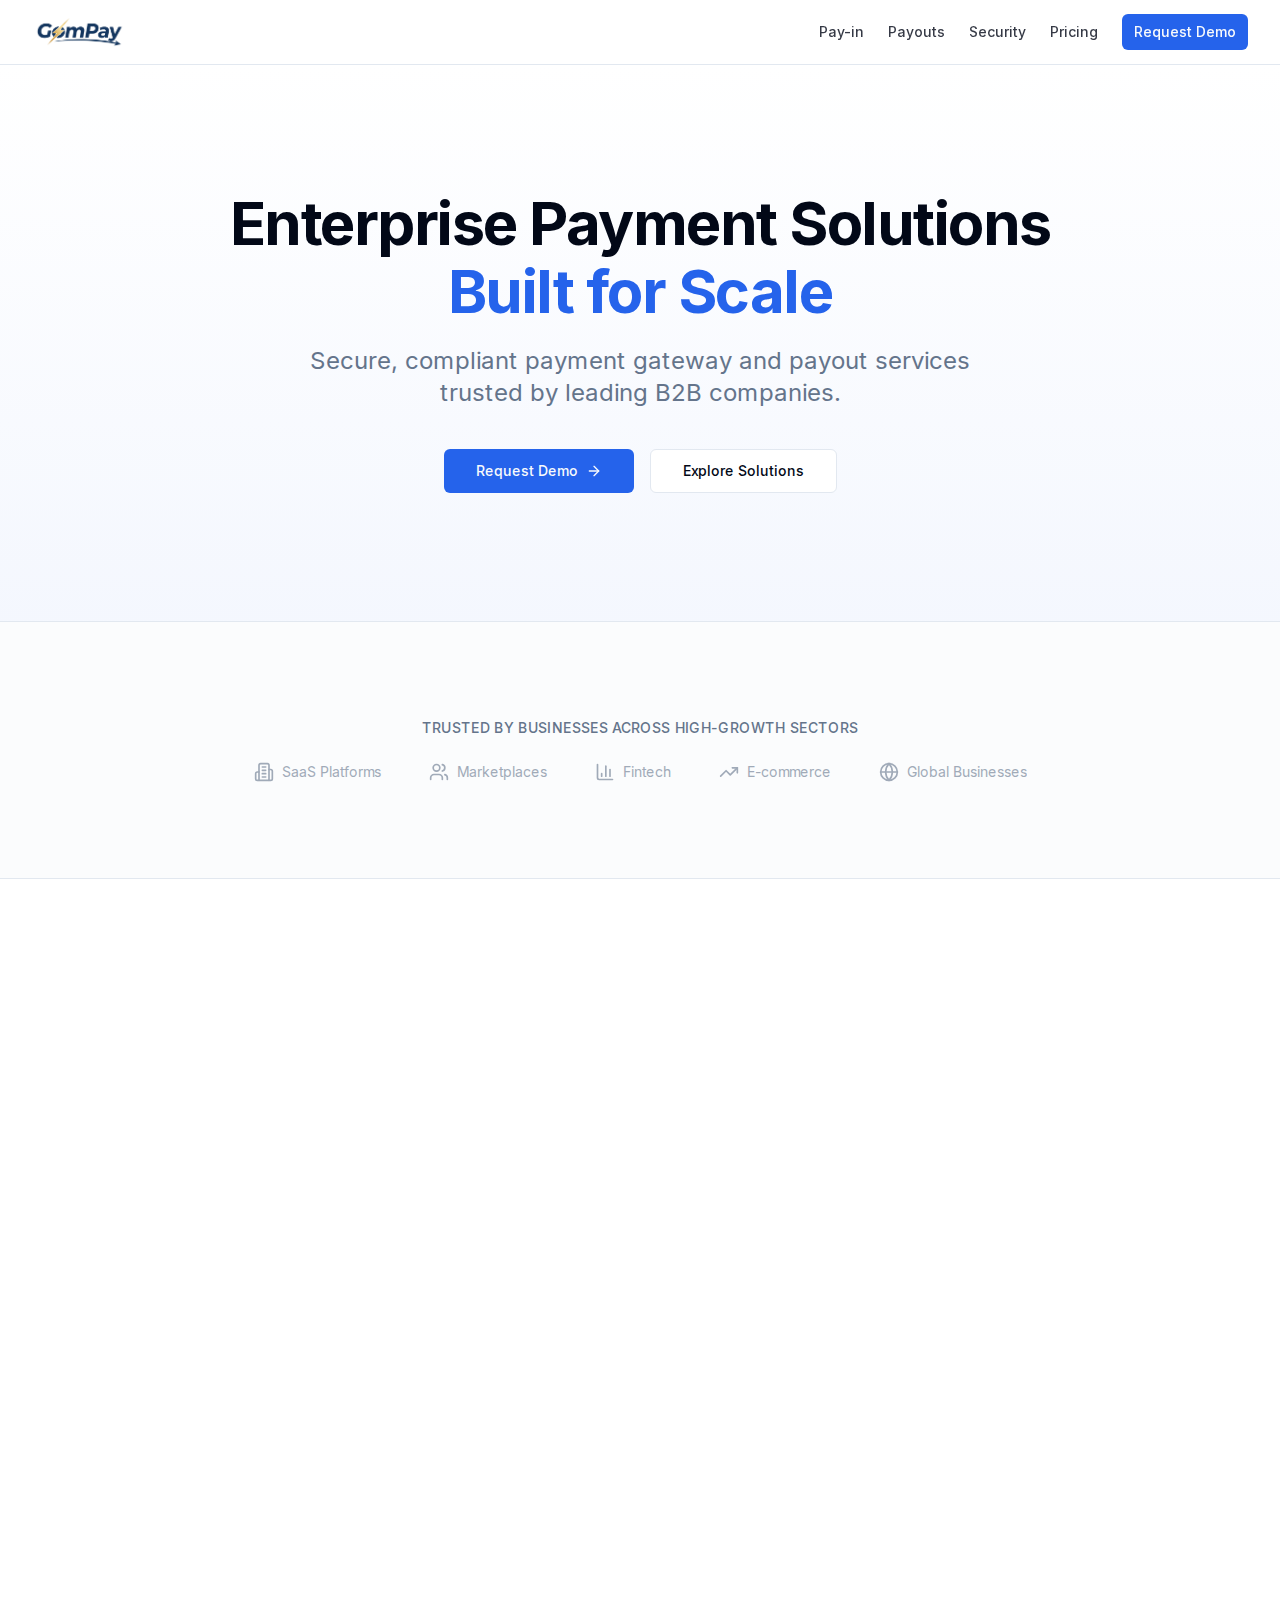
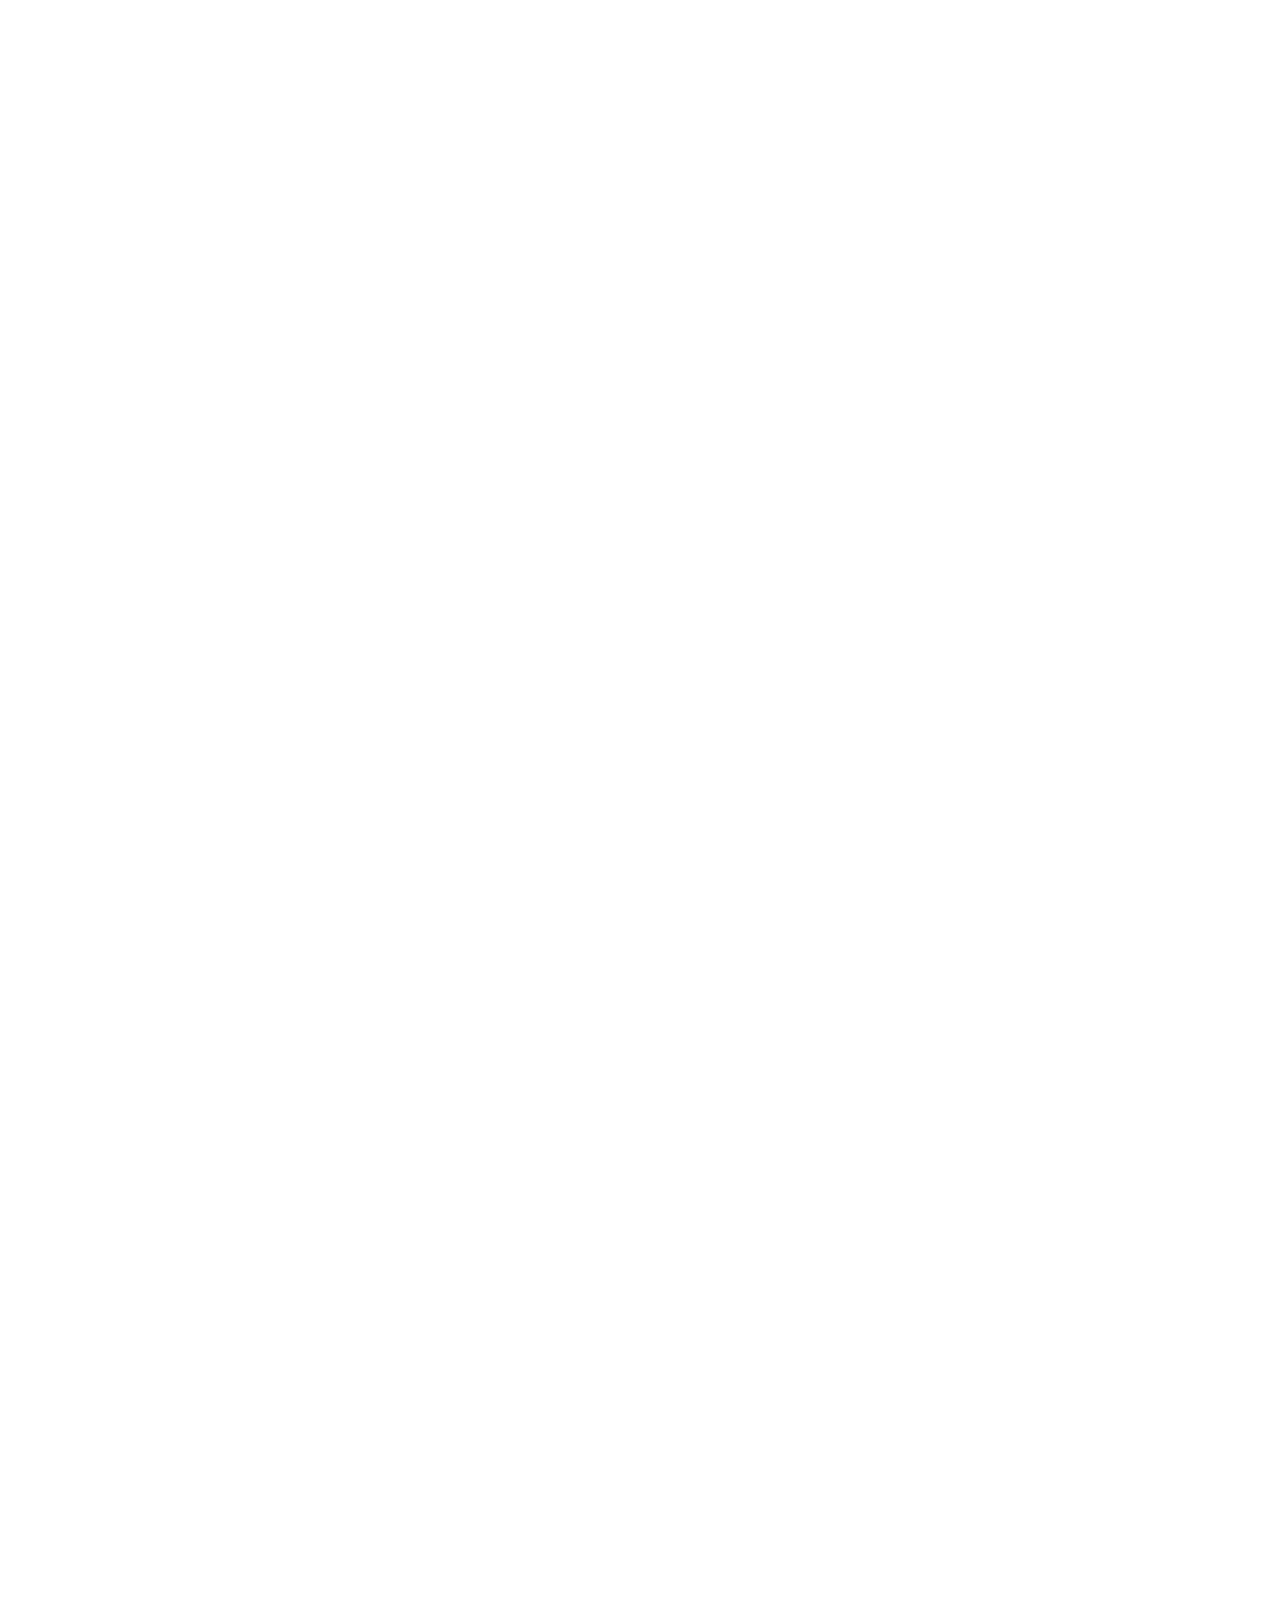
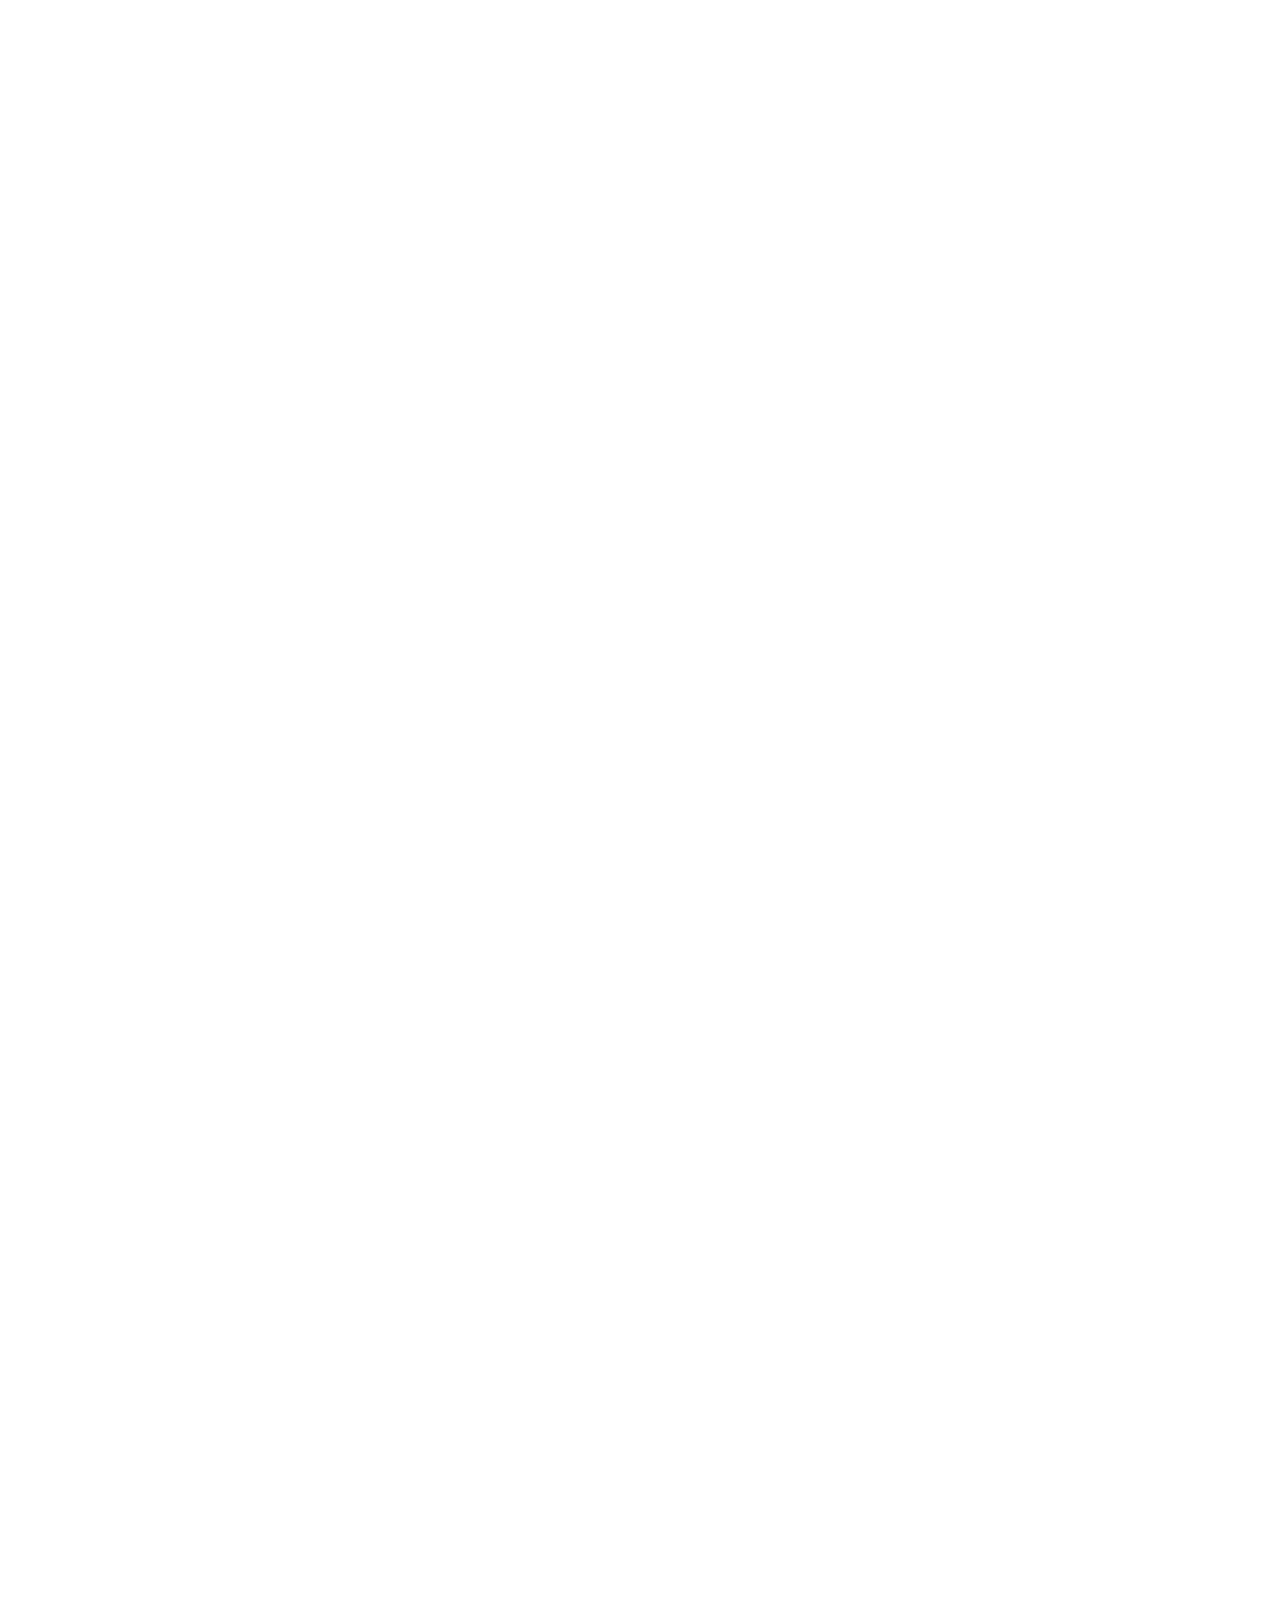
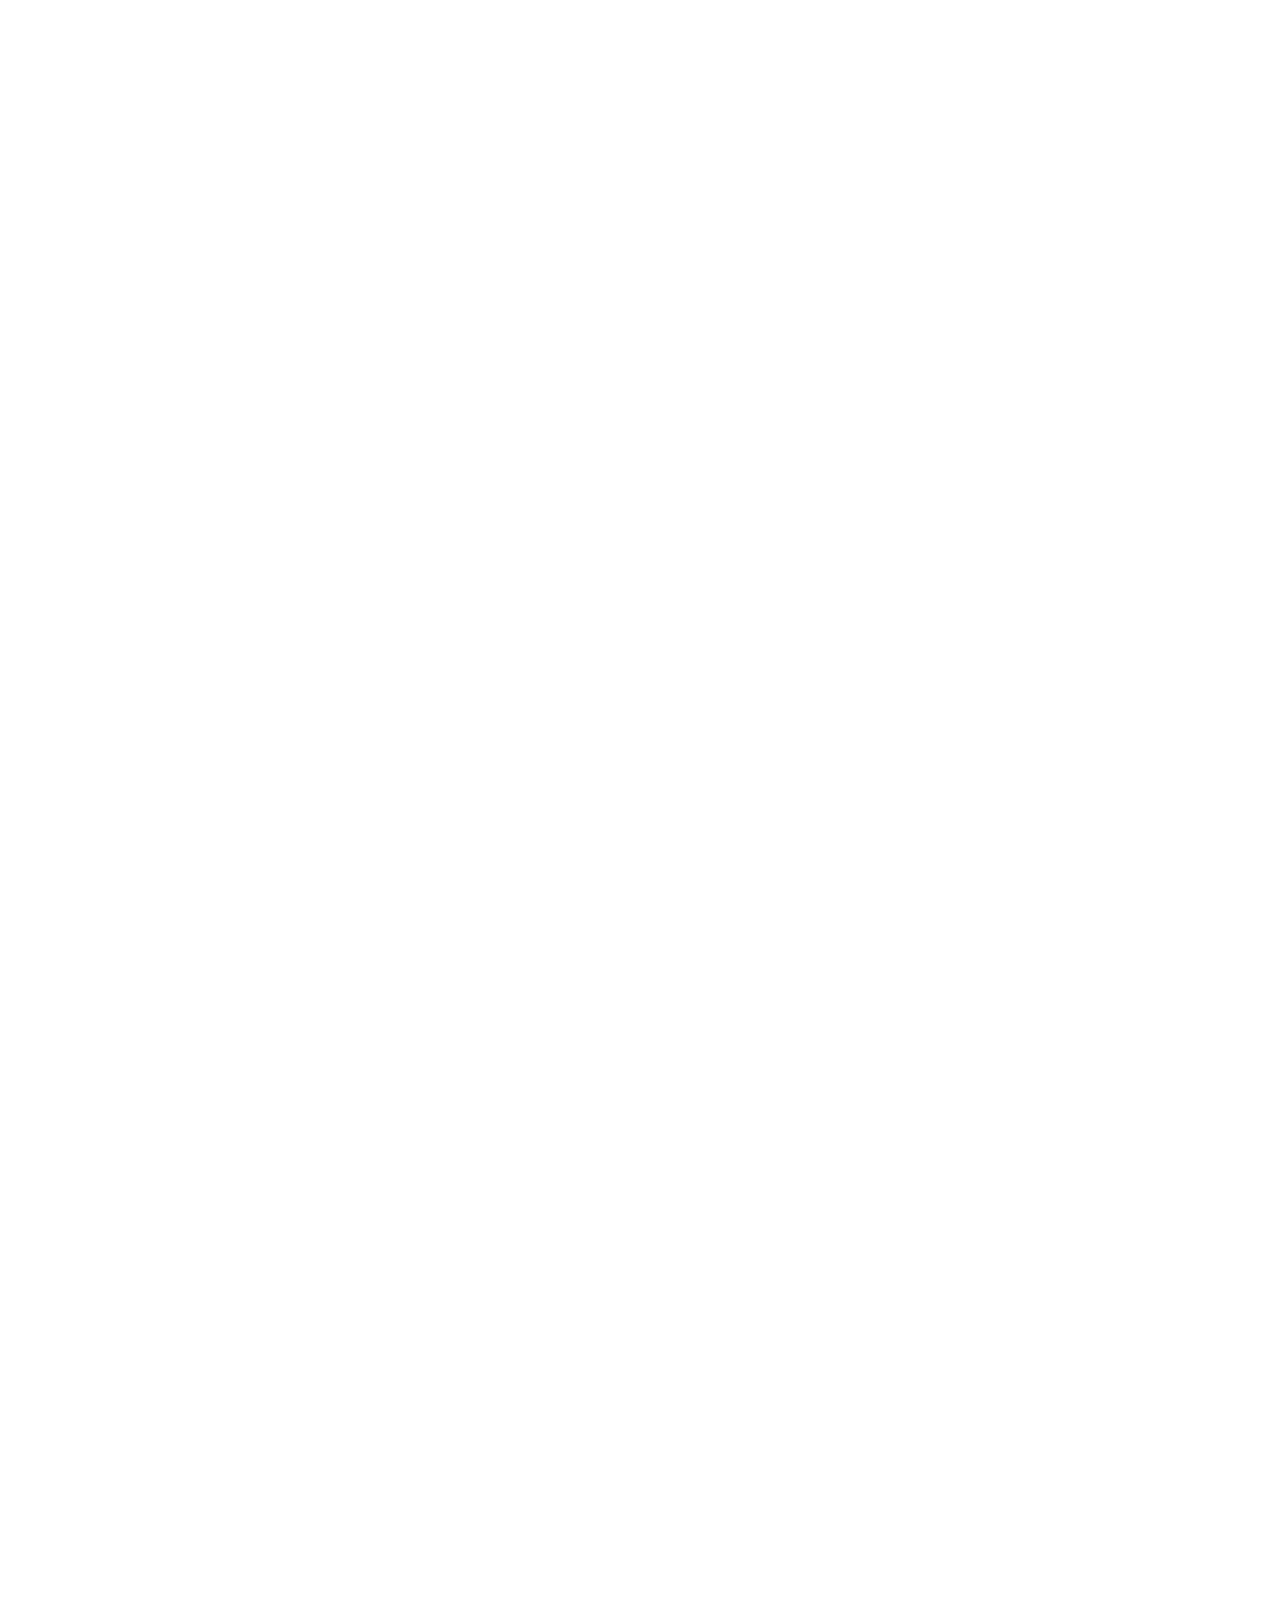
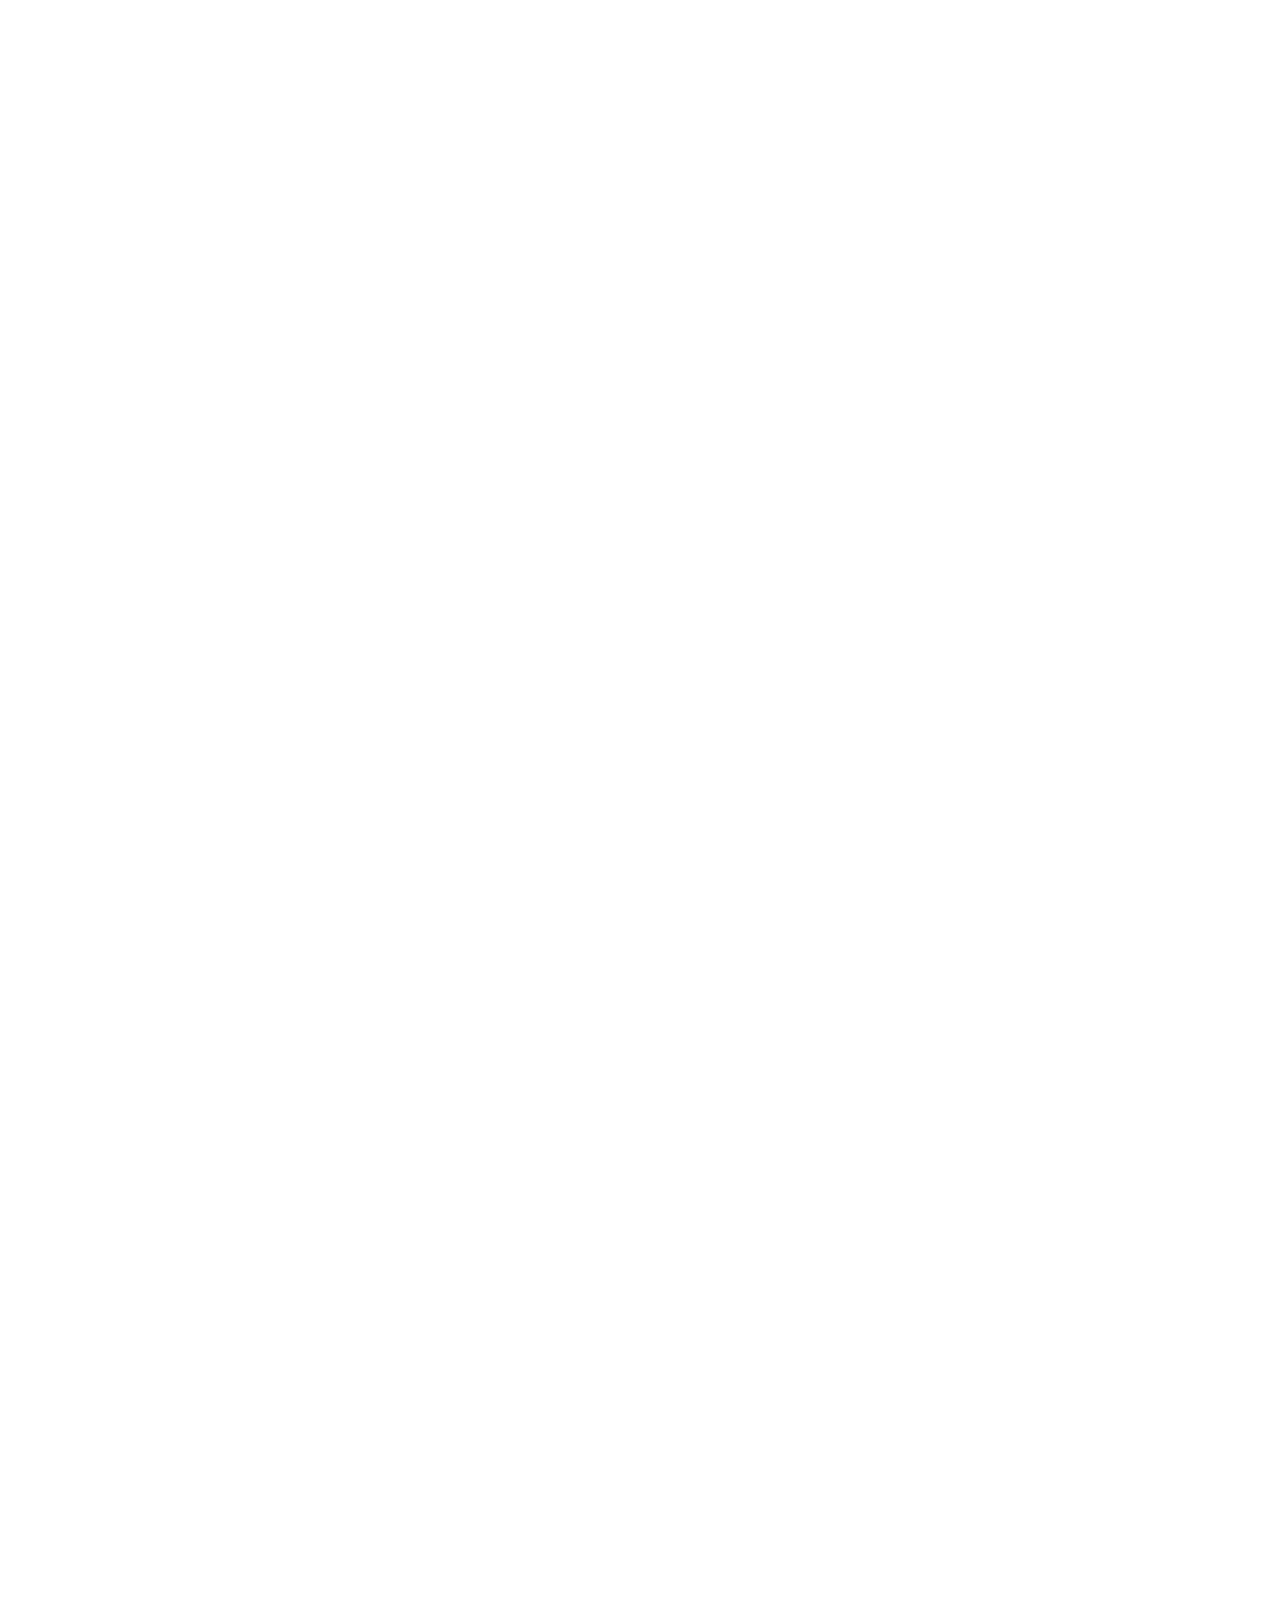
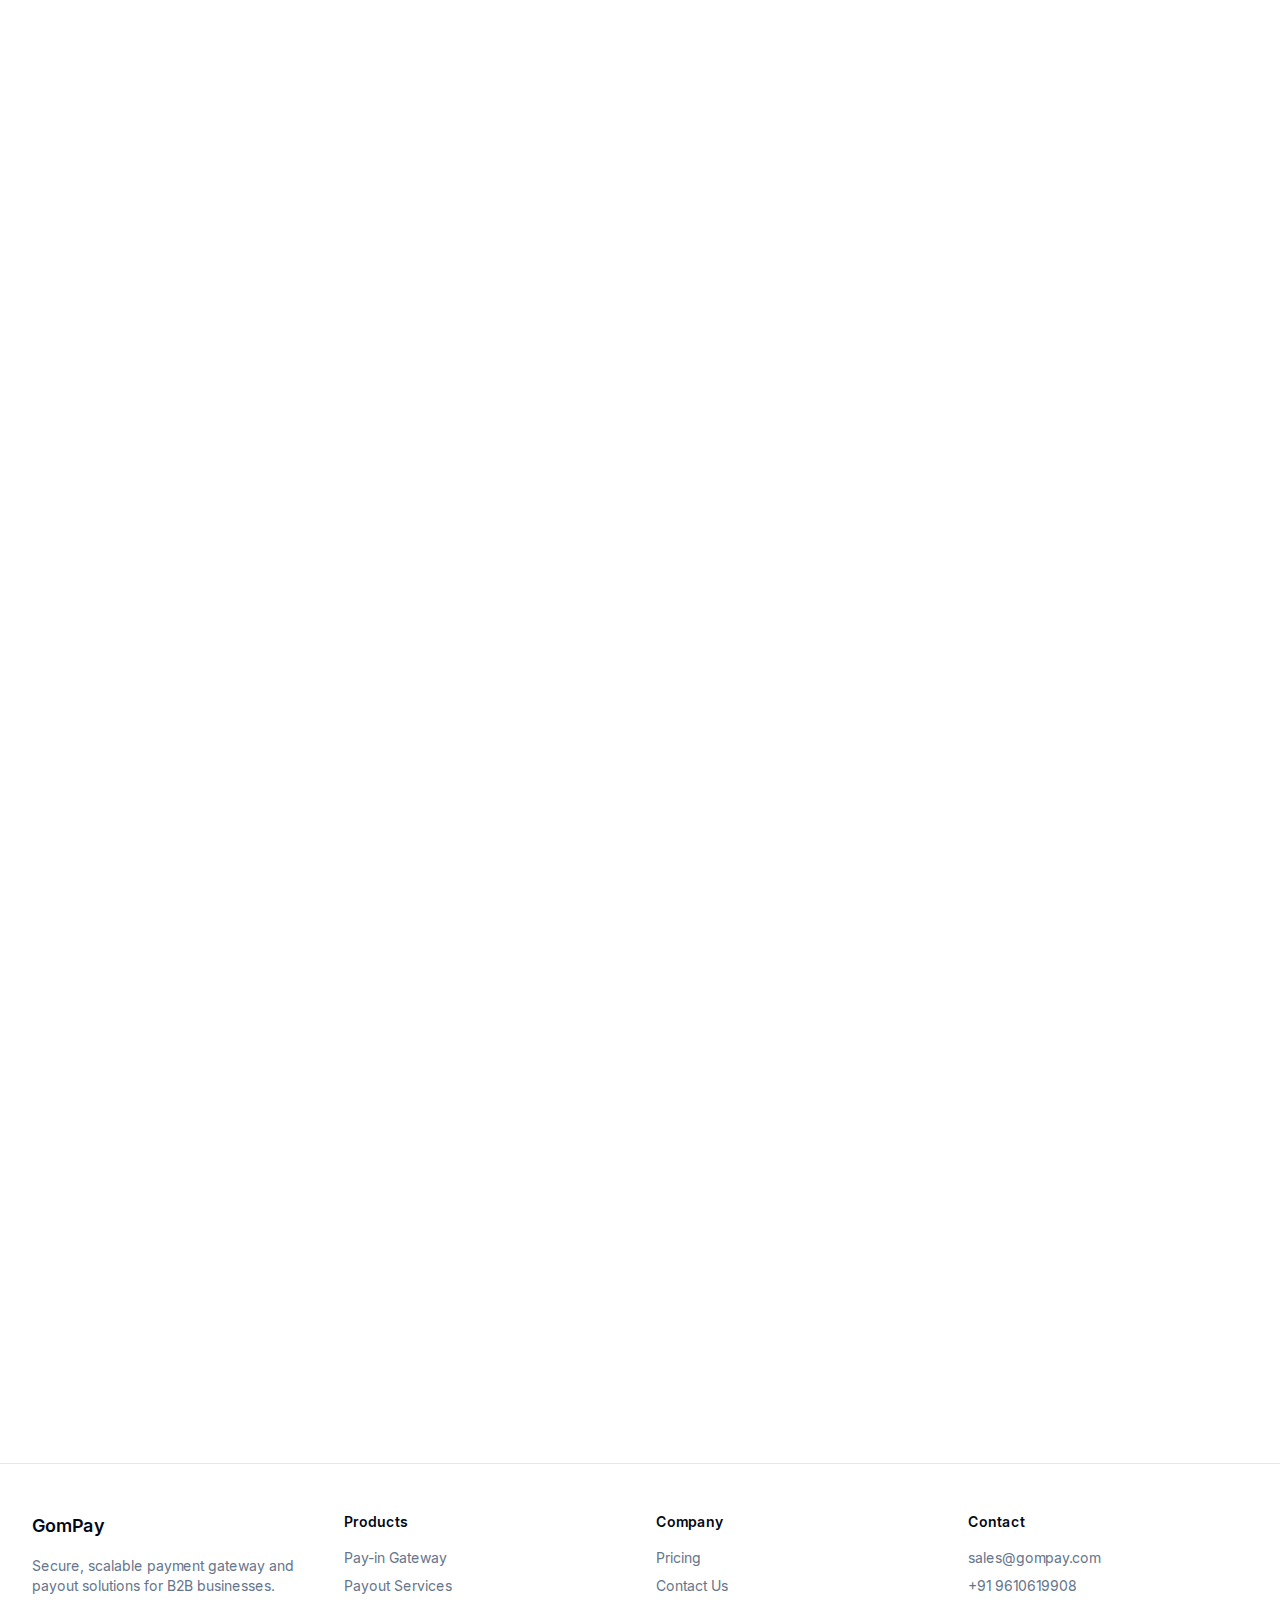
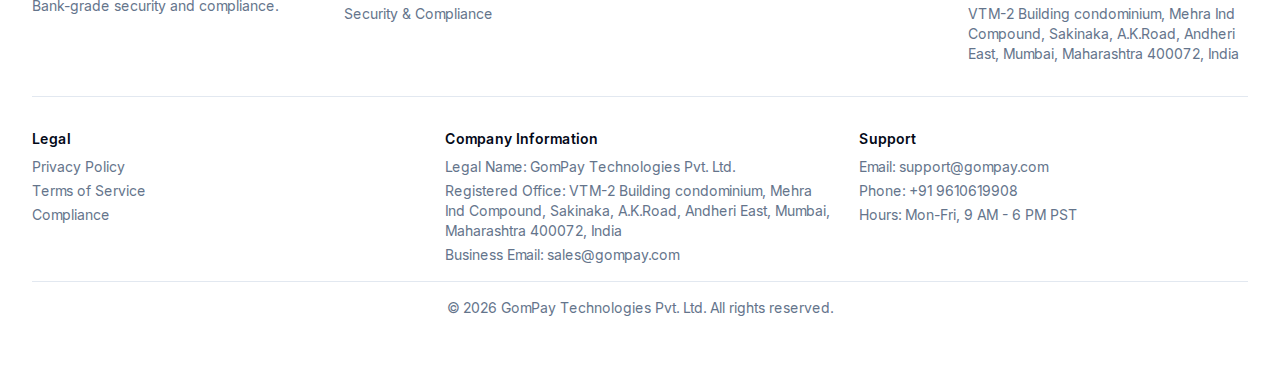
<file: index.html>
<!DOCTYPE html><!--yHS3O3mnSljdhGaGxKEkJ--><html lang="en"><head><meta charSet="utf-8"/><meta name="viewport" content="width=device-width, initial-scale=1"/><link rel="preload" href="/_next/static/media/83afe278b6a6bb3c-s.p.3a6ba036.woff2" as="font" crossorigin="" type="font/woff2"/><link rel="preload" as="image" href="/logo-t.png"/><link rel="stylesheet" href="/_next/static/chunks/ebf3b8f239ce06d0.css" data-precedence="next"/><link rel="preload" as="script" fetchPriority="low" href="/_next/static/chunks/424ba3e0355db417.js"/><script src="/_next/static/chunks/7f4bddc446dabda5.js" async=""></script><script src="/_next/static/chunks/30ea11065999f7ac.js" async=""></script><script src="/_next/static/chunks/a41c2cc7b3c1e5a2.js" async=""></script><script src="/_next/static/chunks/turbopack-b8442734b78e6e5e.js" async=""></script><script src="/_next/static/chunks/54f094818e39ea8e.js" async=""></script><script src="/_next/static/chunks/4e2541f1f095bad1.js" async=""></script><script src="/_next/static/chunks/17f3e20ca37f1fef.js" async=""></script><script src="/_next/static/chunks/fc4c34bcab399184.js" async=""></script><script src="/_next/static/chunks/55355d2f5b893718.js" async=""></script><script src="/_next/static/chunks/8dc5ae31f0a6f32d.js" async=""></script><script src="/_next/static/chunks/63adf774fc03663e.js" async=""></script><meta name="next-size-adjust" content=""/><title>GomPay - Enterprise Payment Gateway &amp; Payout Services</title><meta name="description" content="Secure, scalable payment gateway and payout solutions for B2B businesses. Bank-grade security and compliance."/><meta name="author" content="Mewaram Kansodiya (Akash Choudhary)"/><meta name="keywords" content="payment gateway, payout services, B2B payments, fintech, payment processing"/><meta name="creator" content="Mewaram Kansodiya (Akash Choudhary)"/><meta name="author" content="Mewaram Kansodiya (Akash Choudhary)"/><meta name="designer" content="Mewaram Kansodiya (Akash Choudhary)"/><meta name="developer" content="Mewaram Kansodiya (Akash Choudhary)"/><script src="/_next/static/chunks/a6dad97d9634a72d.js" noModule=""></script></head><body class="inter_5972bc34-module__OU16Qa__className"><div hidden=""><!--$--><!--/$--></div><div class="min-h-screen flex flex-col"><nav class="sticky top-0 z-50 w-full border-b bg-background/95 backdrop-blur supports-[backdrop-filter]:bg-background/60"><div class="container mx-auto px-4 sm:px-6 lg:px-8"><div class="flex h-16 items-center justify-between"><a class="flex items-center space-x-2" href="/"><img alt="GomPay" width="120" height="40" decoding="async" data-nimg="1" class="h-8 w-auto" style="color:transparent" src="/logo-t.png"/></a><div class="hidden md:flex md:items-center md:space-x-6"><a class="text-sm font-medium text-foreground/80 hover:text-foreground transition-colors" href="/pay-in/">Pay-in</a><a class="text-sm font-medium text-foreground/80 hover:text-foreground transition-colors" href="/payouts/">Payouts</a><a class="text-sm font-medium text-foreground/80 hover:text-foreground transition-colors" href="/security/">Security</a><a class="text-sm font-medium text-foreground/80 hover:text-foreground transition-colors" href="/pricing/">Pricing</a><a href="/contact/"><button class="inline-flex items-center justify-center whitespace-nowrap text-sm font-medium ring-offset-background transition-colors focus-visible:outline-none focus-visible:ring-2 focus-visible:ring-ring focus-visible:ring-offset-2 disabled:pointer-events-none disabled:opacity-50 bg-primary text-primary-foreground hover:bg-primary/90 h-9 rounded-md px-3">Request Demo</button></a></div><button class="md:hidden" aria-label="Toggle menu"><svg xmlns="http://www.w3.org/2000/svg" width="24" height="24" viewBox="0 0 24 24" fill="none" stroke="currentColor" stroke-width="2" stroke-linecap="round" stroke-linejoin="round" class="lucide lucide-menu h-6 w-6"><line x1="4" x2="20" y1="12" y2="12"></line><line x1="4" x2="20" y1="6" y2="6"></line><line x1="4" x2="20" y1="18" y2="18"></line></svg></button></div></div></nav><section class="relative py-20 md:py-32 bg-gradient-to-b from-background to-primary/5"><div class="container mx-auto px-4 sm:px-6 lg:px-8"><div class="max-w-4xl mx-auto text-center space-y-6" style="opacity:0;transform:translateY(8px)"><h1 class="text-4xl md:text-6xl font-bold tracking-tight">Enterprise Payment Solutions<span class="block text-primary mt-2">Built for Scale</span></h1><p class="text-xl md:text-2xl text-muted-foreground max-w-2xl mx-auto">Secure, compliant payment gateway and payout services trusted by leading B2B companies.</p><div class="flex flex-col sm:flex-row gap-4 justify-center pt-4"><a href="/contact/"><div class="inline-block" tabindex="0" style="transform:none"><button class="inline-flex items-center justify-center whitespace-nowrap text-sm font-medium ring-offset-background transition-colors focus-visible:outline-none focus-visible:ring-2 focus-visible:ring-ring focus-visible:ring-offset-2 disabled:pointer-events-none disabled:opacity-50 bg-primary text-primary-foreground hover:bg-primary/90 h-11 rounded-md px-8 w-full sm:w-auto">Request Demo<svg xmlns="http://www.w3.org/2000/svg" width="24" height="24" viewBox="0 0 24 24" fill="none" stroke="currentColor" stroke-width="2" stroke-linecap="round" stroke-linejoin="round" class="lucide lucide-arrow-right ml-2 h-4 w-4"><path d="M5 12h14"></path><path d="m12 5 7 7-7 7"></path></svg></button></div></a><a href="/pay-in/"><div class="inline-block" tabindex="0" style="transform:none"><button class="inline-flex items-center justify-center whitespace-nowrap text-sm font-medium ring-offset-background transition-colors focus-visible:outline-none focus-visible:ring-2 focus-visible:ring-ring focus-visible:ring-offset-2 disabled:pointer-events-none disabled:opacity-50 border border-input bg-background hover:bg-accent hover:text-accent-foreground h-11 rounded-md px-8 w-full sm:w-auto">Explore Solutions</button></div></a></div></div></div></section><section class="py-16 md:py-24 bg-muted/30 border-y" style="opacity:0;transform:translateY(12px)"><div class="container mx-auto px-4 sm:px-6 lg:px-8"><div class="text-center space-y-6" style="opacity:0;transform:translateY(12px)"><p class="text-sm font-medium text-muted-foreground uppercase tracking-wide">Trusted by businesses across high-growth sectors</p><div class="flex flex-wrap items-center justify-center gap-8 md:gap-12 opacity-60"><div class="flex items-center gap-2"><svg xmlns="http://www.w3.org/2000/svg" width="24" height="24" viewBox="0 0 24 24" fill="none" stroke="currentColor" stroke-width="2" stroke-linecap="round" stroke-linejoin="round" class="lucide lucide-building2 h-5 w-5 text-muted-foreground"><path d="M6 22V4a2 2 0 0 1 2-2h8a2 2 0 0 1 2 2v18Z"></path><path d="M6 12H4a2 2 0 0 0-2 2v6a2 2 0 0 0 2 2h2"></path><path d="M18 9h2a2 2 0 0 1 2 2v9a2 2 0 0 1-2 2h-2"></path><path d="M10 6h4"></path><path d="M10 10h4"></path><path d="M10 14h4"></path><path d="M10 18h4"></path></svg><span class="text-sm text-muted-foreground">SaaS Platforms</span></div><div class="flex items-center gap-2"><svg xmlns="http://www.w3.org/2000/svg" width="24" height="24" viewBox="0 0 24 24" fill="none" stroke="currentColor" stroke-width="2" stroke-linecap="round" stroke-linejoin="round" class="lucide lucide-users h-5 w-5 text-muted-foreground"><path d="M16 21v-2a4 4 0 0 0-4-4H6a4 4 0 0 0-4 4v2"></path><circle cx="9" cy="7" r="4"></circle><path d="M22 21v-2a4 4 0 0 0-3-3.87"></path><path d="M16 3.13a4 4 0 0 1 0 7.75"></path></svg><span class="text-sm text-muted-foreground">Marketplaces</span></div><div class="flex items-center gap-2"><svg xmlns="http://www.w3.org/2000/svg" width="24" height="24" viewBox="0 0 24 24" fill="none" stroke="currentColor" stroke-width="2" stroke-linecap="round" stroke-linejoin="round" class="lucide lucide-chart-column h-5 w-5 text-muted-foreground"><path d="M3 3v16a2 2 0 0 0 2 2h16"></path><path d="M18 17V9"></path><path d="M13 17V5"></path><path d="M8 17v-3"></path></svg><span class="text-sm text-muted-foreground">Fintech</span></div><div class="flex items-center gap-2"><svg xmlns="http://www.w3.org/2000/svg" width="24" height="24" viewBox="0 0 24 24" fill="none" stroke="currentColor" stroke-width="2" stroke-linecap="round" stroke-linejoin="round" class="lucide lucide-trending-up h-5 w-5 text-muted-foreground"><polyline points="22 7 13.5 15.5 8.5 10.5 2 17"></polyline><polyline points="16 7 22 7 22 13"></polyline></svg><span class="text-sm text-muted-foreground">E-commerce</span></div><div class="flex items-center gap-2"><svg xmlns="http://www.w3.org/2000/svg" width="24" height="24" viewBox="0 0 24 24" fill="none" stroke="currentColor" stroke-width="2" stroke-linecap="round" stroke-linejoin="round" class="lucide lucide-globe h-5 w-5 text-muted-foreground"><circle cx="12" cy="12" r="10"></circle><path d="M12 2a14.5 14.5 0 0 0 0 20 14.5 14.5 0 0 0 0-20"></path><path d="M2 12h20"></path></svg><span class="text-sm text-muted-foreground">Global Businesses</span></div></div></div></div></section><section class="py-16 md:py-24 bg-background" style="opacity:0;transform:translateY(12px)"><div class="container mx-auto px-4 sm:px-6 lg:px-8"><div class="max-w-3xl mx-auto text-center space-y-4" style="opacity:0;transform:translateY(12px)"><div class="flex items-center justify-center gap-2 text-primary mb-4"><svg xmlns="http://www.w3.org/2000/svg" width="24" height="24" viewBox="0 0 24 24" fill="none" stroke="currentColor" stroke-width="2" stroke-linecap="round" stroke-linejoin="round" class="lucide lucide-shield h-6 w-6"><path d="M20 13c0 5-3.5 7.5-7.66 8.95a1 1 0 0 1-.67-.01C7.5 20.5 4 18 4 13V6a1 1 0 0 1 1-1c2 0 4.5-1.2 6.24-2.72a1.17 1.17 0 0 1 1.52 0C14.51 3.81 17 5 19 5a1 1 0 0 1 1 1z"></path></svg><h2 class="text-2xl font-semibold">Bank-Grade Security</h2></div><p class="text-lg text-muted-foreground">Built with enterprise security standards, PCI DSS compliance, and end-to-end encryption. Trusted by finance teams, CTOs, and founders who demand reliability.</p></div></div></section><section class="py-16 md:py-24 bg-primary/5" style="opacity:0;transform:translateY(12px)"><div class="container mx-auto px-4 sm:px-6 lg:px-8"><div class="max-w-3xl mx-auto text-center space-y-8 mb-12"><h2 class="text-3xl md:text-4xl font-bold">Built for Scale, Designed for Reliability</h2><p class="text-lg text-muted-foreground">Our platform handles the complexity of payment processing so you can focus on growing your business.</p></div><div class="grid grid-cols-2 md:grid-cols-4 gap-6 md:gap-8 max-w-5xl mx-auto"><div class="text-center space-y-2" style="opacity:0;transform:translateY(10px)"><div class="text-3xl md:text-4xl font-bold text-primary">Growing Daily</div><p class="text-sm md:text-base text-muted-foreground">Transactions Processed</p></div><div class="text-center space-y-2" style="opacity:0;transform:translateY(10px)"><div class="text-3xl md:text-4xl font-bold text-primary">500+</div><p class="text-sm md:text-base text-muted-foreground">Businesses Served</p></div><div class="text-center space-y-2" style="opacity:0;transform:translateY(10px)"><div class="text-3xl md:text-4xl font-bold text-primary">99.9%</div><p class="text-sm md:text-base text-muted-foreground">Uptime SLA</p></div><div class="text-center space-y-2" style="opacity:0;transform:translateY(10px)"><div class="text-3xl md:text-4xl font-bold text-primary">99.5%+</div><p class="text-sm md:text-base text-muted-foreground">Payout Success Rate</p></div></div></div></section><section class="py-16 md:py-24 bg-background" style="opacity:0;transform:translateY(12px)"><div class="container mx-auto px-4 sm:px-6 lg:px-8"><div class="max-w-3xl mx-auto text-center space-y-8 mb-12"><h2 class="text-3xl md:text-4xl font-bold">Built for Modern B2B Businesses</h2><p class="text-lg text-muted-foreground">Whether you&#x27;re processing payments, managing vendor payouts, or handling user withdrawals, our platform scales with your business.</p></div><div class="grid grid-cols-1 md:grid-cols-3 gap-6 max-w-5xl mx-auto"><div style="opacity:0;transform:translateY(12px)"><div style="box-shadow:0 1px 2px 0 rgb(0 0 0 / 0.05);border-color:hsl(var(--border))"><div class="rounded-lg border bg-card text-card-foreground shadow-sm h-full transition-shadow"><div class="flex flex-col space-y-1.5 p-6"><div class="mb-4 text-primary"><svg xmlns="http://www.w3.org/2000/svg" width="24" height="24" viewBox="0 0 24 24" fill="none" stroke="currentColor" stroke-width="2" stroke-linecap="round" stroke-linejoin="round" class="lucide lucide-building2 h-8 w-8"><path d="M6 22V4a2 2 0 0 1 2-2h8a2 2 0 0 1 2 2v18Z"></path><path d="M6 12H4a2 2 0 0 0-2 2v6a2 2 0 0 0 2 2h2"></path><path d="M18 9h2a2 2 0 0 1 2 2v9a2 2 0 0 1-2 2h-2"></path><path d="M10 6h4"></path><path d="M10 10h4"></path><path d="M10 14h4"></path><path d="M10 18h4"></path></svg></div><h3 class="font-semibold tracking-tight text-xl">SaaS Platforms</h3></div><div class="p-6 pt-0"><p class="text-muted-foreground text-base">Accept payments from your customers with seamless integration and automated reconciliation.</p></div></div></div></div><div style="opacity:0;transform:translateY(12px)"><div style="box-shadow:0 1px 2px 0 rgb(0 0 0 / 0.05);border-color:hsl(var(--border))"><div class="rounded-lg border bg-card text-card-foreground shadow-sm h-full transition-shadow"><div class="flex flex-col space-y-1.5 p-6"><div class="mb-4 text-primary"><svg xmlns="http://www.w3.org/2000/svg" width="24" height="24" viewBox="0 0 24 24" fill="none" stroke="currentColor" stroke-width="2" stroke-linecap="round" stroke-linejoin="round" class="lucide lucide-users h-8 w-8"><path d="M16 21v-2a4 4 0 0 0-4-4H6a4 4 0 0 0-4 4v2"></path><circle cx="9" cy="7" r="4"></circle><path d="M22 21v-2a4 4 0 0 0-3-3.87"></path><path d="M16 3.13a4 4 0 0 1 0 7.75"></path></svg></div><h3 class="font-semibold tracking-tight text-xl">Marketplaces</h3></div><div class="p-6 pt-0"><p class="text-muted-foreground text-base">Split payments, manage escrow, and distribute funds to multiple parties efficiently.</p></div></div></div></div><div style="opacity:0;transform:translateY(12px)"><div style="box-shadow:0 1px 2px 0 rgb(0 0 0 / 0.05);border-color:hsl(var(--border))"><div class="rounded-lg border bg-card text-card-foreground shadow-sm h-full transition-shadow"><div class="flex flex-col space-y-1.5 p-6"><div class="mb-4 text-primary"><svg xmlns="http://www.w3.org/2000/svg" width="24" height="24" viewBox="0 0 24 24" fill="none" stroke="currentColor" stroke-width="2" stroke-linecap="round" stroke-linejoin="round" class="lucide lucide-chart-column h-8 w-8"><path d="M3 3v16a2 2 0 0 0 2 2h16"></path><path d="M18 17V9"></path><path d="M13 17V5"></path><path d="M8 17v-3"></path></svg></div><h3 class="font-semibold tracking-tight text-xl">Financial Services</h3></div><div class="p-6 pt-0"><p class="text-muted-foreground text-base">Power your fintech products with reliable payment infrastructure and compliance-ready APIs.</p></div></div></div></div></div></div></section><section class="py-16 md:py-24 bg-background" style="opacity:0;transform:translateY(12px)"><div class="container mx-auto px-4 sm:px-6 lg:px-8"><div class="max-w-3xl mx-auto text-center space-y-8 mb-12"><h2 class="text-3xl md:text-4xl font-bold">Payment Gateway</h2><p class="text-lg text-muted-foreground">Accept payments from customers with high success rates, real-time reconciliation, and comprehensive reporting.</p></div><div class="grid grid-cols-1 md:grid-cols-2 lg:grid-cols-3 gap-6 max-w-6xl mx-auto"><div style="opacity:0;transform:translateY(12px)"><div style="box-shadow:0 1px 2px 0 rgb(0 0 0 / 0.05);border-color:hsl(var(--border))"><div class="rounded-lg border bg-card text-card-foreground shadow-sm h-full transition-shadow"><div class="flex flex-col space-y-1.5 p-6"><div class="mb-4 text-primary"><svg xmlns="http://www.w3.org/2000/svg" width="24" height="24" viewBox="0 0 24 24" fill="none" stroke="currentColor" stroke-width="2" stroke-linecap="round" stroke-linejoin="round" class="lucide lucide-credit-card h-8 w-8"><rect width="20" height="14" x="2" y="5" rx="2"></rect><line x1="2" x2="22" y1="10" y2="10"></line></svg></div><h3 class="font-semibold tracking-tight text-xl">Multiple Payment Methods</h3></div><div class="p-6 pt-0"><p class="text-muted-foreground text-base">Support for UPI, credit/debit cards, net banking, and wallets. One integration, multiple options.</p></div></div></div></div><div style="opacity:0;transform:translateY(12px)"><div style="box-shadow:0 1px 2px 0 rgb(0 0 0 / 0.05);border-color:hsl(var(--border))"><div class="rounded-lg border bg-card text-card-foreground shadow-sm h-full transition-shadow"><div class="flex flex-col space-y-1.5 p-6"><div class="mb-4 text-primary"><svg xmlns="http://www.w3.org/2000/svg" width="24" height="24" viewBox="0 0 24 24" fill="none" stroke="currentColor" stroke-width="2" stroke-linecap="round" stroke-linejoin="round" class="lucide lucide-trending-up h-8 w-8"><polyline points="22 7 13.5 15.5 8.5 10.5 2 17"></polyline><polyline points="16 7 22 7 22 13"></polyline></svg></div><h3 class="font-semibold tracking-tight text-xl">High Success Rates</h3></div><div class="p-6 pt-0"><p class="text-muted-foreground text-base">Optimized routing and retry logic ensure maximum payment success with minimal friction.</p></div></div></div></div><div style="opacity:0;transform:translateY(12px)"><div style="box-shadow:0 1px 2px 0 rgb(0 0 0 / 0.05);border-color:hsl(var(--border))"><div class="rounded-lg border bg-card text-card-foreground shadow-sm h-full transition-shadow"><div class="flex flex-col space-y-1.5 p-6"><div class="mb-4 text-primary"><svg xmlns="http://www.w3.org/2000/svg" width="24" height="24" viewBox="0 0 24 24" fill="none" stroke="currentColor" stroke-width="2" stroke-linecap="round" stroke-linejoin="round" class="lucide lucide-circle-check h-8 w-8"><circle cx="12" cy="12" r="10"></circle><path d="m9 12 2 2 4-4"></path></svg></div><h3 class="font-semibold tracking-tight text-xl">Real-time Reconciliation</h3></div><div class="p-6 pt-0"><p class="text-muted-foreground text-base">Automated reconciliation with detailed transaction logs and instant webhook notifications.</p></div></div></div></div><div style="opacity:0;transform:translateY(12px)"><div style="box-shadow:0 1px 2px 0 rgb(0 0 0 / 0.05);border-color:hsl(var(--border))"><div class="rounded-lg border bg-card text-card-foreground shadow-sm h-full transition-shadow"><div class="flex flex-col space-y-1.5 p-6"><div class="mb-4 text-primary"><svg xmlns="http://www.w3.org/2000/svg" width="24" height="24" viewBox="0 0 24 24" fill="none" stroke="currentColor" stroke-width="2" stroke-linecap="round" stroke-linejoin="round" class="lucide lucide-arrow-right h-8 w-8"><path d="M5 12h14"></path><path d="m12 5 7 7-7 7"></path></svg></div><h3 class="font-semibold tracking-tight text-xl">Easy Refunds</h3></div><div class="p-6 pt-0"><p class="text-muted-foreground text-base">Process full or partial refunds instantly with comprehensive audit trails and customer notifications.</p></div></div></div></div><div style="opacity:0;transform:translateY(12px)"><div style="box-shadow:0 1px 2px 0 rgb(0 0 0 / 0.05);border-color:hsl(var(--border))"><div class="rounded-lg border bg-card text-card-foreground shadow-sm h-full transition-shadow"><div class="flex flex-col space-y-1.5 p-6"><div class="mb-4 text-primary"><svg xmlns="http://www.w3.org/2000/svg" width="24" height="24" viewBox="0 0 24 24" fill="none" stroke="currentColor" stroke-width="2" stroke-linecap="round" stroke-linejoin="round" class="lucide lucide-globe h-8 w-8"><circle cx="12" cy="12" r="10"></circle><path d="M12 2a14.5 14.5 0 0 0 0 20 14.5 14.5 0 0 0 0-20"></path><path d="M2 12h20"></path></svg></div><h3 class="font-semibold tracking-tight text-xl">Webhook Integration</h3></div><div class="p-6 pt-0"><p class="text-muted-foreground text-base">Real-time event notifications for payments, refunds, and settlements via secure webhooks.</p></div></div></div></div><div style="opacity:0;transform:translateY(12px)"><div style="box-shadow:0 1px 2px 0 rgb(0 0 0 / 0.05);border-color:hsl(var(--border))"><div class="rounded-lg border bg-card text-card-foreground shadow-sm h-full transition-shadow"><div class="flex flex-col space-y-1.5 p-6"><div class="mb-4 text-primary"><svg xmlns="http://www.w3.org/2000/svg" width="24" height="24" viewBox="0 0 24 24" fill="none" stroke="currentColor" stroke-width="2" stroke-linecap="round" stroke-linejoin="round" class="lucide lucide-chart-column h-8 w-8"><path d="M3 3v16a2 2 0 0 0 2 2h16"></path><path d="M18 17V9"></path><path d="M13 17V5"></path><path d="M8 17v-3"></path></svg></div><h3 class="font-semibold tracking-tight text-xl">Analytics Dashboard</h3></div><div class="p-6 pt-0"><p class="text-muted-foreground text-base">Comprehensive insights into transaction volumes, success rates, and revenue trends.</p></div></div></div></div></div><div class="text-center mt-12"><a href="/pay-in/"><div class="inline-block" tabindex="0" style="transform:none"><button class="inline-flex items-center justify-center whitespace-nowrap text-sm font-medium ring-offset-background transition-colors focus-visible:outline-none focus-visible:ring-2 focus-visible:ring-ring focus-visible:ring-offset-2 disabled:pointer-events-none disabled:opacity-50 border border-input bg-background hover:bg-accent hover:text-accent-foreground h-11 rounded-md px-8">Learn More About Pay-in<svg xmlns="http://www.w3.org/2000/svg" width="24" height="24" viewBox="0 0 24 24" fill="none" stroke="currentColor" stroke-width="2" stroke-linecap="round" stroke-linejoin="round" class="lucide lucide-arrow-right ml-2 h-4 w-4"><path d="M5 12h14"></path><path d="m12 5 7 7-7 7"></path></svg></button></div></a></div></div></section><section class="py-16 md:py-24 bg-primary/5" style="opacity:0;transform:translateY(12px)"><div class="container mx-auto px-4 sm:px-6 lg:px-8"><div class="max-w-3xl mx-auto text-center space-y-8 mb-12"><h2 class="text-3xl md:text-4xl font-bold">Payout Services</h2><p class="text-lg text-muted-foreground">Send money instantly to vendors, partners, or users. Bulk processing, instant settlements, and reliable infrastructure.</p></div><div class="grid grid-cols-1 md:grid-cols-2 lg:grid-cols-3 gap-6 max-w-6xl mx-auto"><div style="opacity:0;transform:translateY(12px)"><div style="box-shadow:0 1px 2px 0 rgb(0 0 0 / 0.05);border-color:hsl(var(--border))"><div class="rounded-lg border bg-card text-card-foreground shadow-sm h-full transition-shadow"><div class="flex flex-col space-y-1.5 p-6"><div class="mb-4 text-primary"><svg xmlns="http://www.w3.org/2000/svg" width="24" height="24" viewBox="0 0 24 24" fill="none" stroke="currentColor" stroke-width="2" stroke-linecap="round" stroke-linejoin="round" class="lucide lucide-zap h-8 w-8"><path d="M4 14a1 1 0 0 1-.78-1.63l9.9-10.2a.5.5 0 0 1 .86.46l-1.92 6.02A1 1 0 0 0 13 10h7a1 1 0 0 1 .78 1.63l-9.9 10.2a.5.5 0 0 1-.86-.46l1.92-6.02A1 1 0 0 0 11 14z"></path></svg></div><h3 class="font-semibold tracking-tight text-xl">Instant Payouts</h3></div><div class="p-6 pt-0"><p class="text-muted-foreground text-base">Process payouts in real-time with T+0 settlement. Funds reach recipients within seconds.</p></div></div></div></div><div style="opacity:0;transform:translateY(12px)"><div style="box-shadow:0 1px 2px 0 rgb(0 0 0 / 0.05);border-color:hsl(var(--border))"><div class="rounded-lg border bg-card text-card-foreground shadow-sm h-full transition-shadow"><div class="flex flex-col space-y-1.5 p-6"><div class="mb-4 text-primary"><svg xmlns="http://www.w3.org/2000/svg" width="24" height="24" viewBox="0 0 24 24" fill="none" stroke="currentColor" stroke-width="2" stroke-linecap="round" stroke-linejoin="round" class="lucide lucide-users h-8 w-8"><path d="M16 21v-2a4 4 0 0 0-4-4H6a4 4 0 0 0-4 4v2"></path><circle cx="9" cy="7" r="4"></circle><path d="M22 21v-2a4 4 0 0 0-3-3.87"></path><path d="M16 3.13a4 4 0 0 1 0 7.75"></path></svg></div><h3 class="font-semibold tracking-tight text-xl">Bulk Processing</h3></div><div class="p-6 pt-0"><p class="text-muted-foreground text-base">Send thousands of payouts in a single API call. Optimized for high-volume operations.</p></div></div></div></div><div style="opacity:0;transform:translateY(12px)"><div style="box-shadow:0 1px 2px 0 rgb(0 0 0 / 0.05);border-color:hsl(var(--border))"><div class="rounded-lg border bg-card text-card-foreground shadow-sm h-full transition-shadow"><div class="flex flex-col space-y-1.5 p-6"><div class="mb-4 text-primary"><svg xmlns="http://www.w3.org/2000/svg" width="24" height="24" viewBox="0 0 24 24" fill="none" stroke="currentColor" stroke-width="2" stroke-linecap="round" stroke-linejoin="round" class="lucide lucide-clock h-8 w-8"><circle cx="12" cy="12" r="10"></circle><polyline points="12 6 12 12 16 14"></polyline></svg></div><h3 class="font-semibold tracking-tight text-xl">Flexible Settlement</h3></div><div class="p-6 pt-0"><p class="text-muted-foreground text-base">Choose between instant (T+0) or next-day (T+1) settlement based on your business needs.</p></div></div></div></div><div style="opacity:0;transform:translateY(12px)"><div style="box-shadow:0 1px 2px 0 rgb(0 0 0 / 0.05);border-color:hsl(var(--border))"><div class="rounded-lg border bg-card text-card-foreground shadow-sm h-full transition-shadow"><div class="flex flex-col space-y-1.5 p-6"><div class="mb-4 text-primary"><svg xmlns="http://www.w3.org/2000/svg" width="24" height="24" viewBox="0 0 24 24" fill="none" stroke="currentColor" stroke-width="2" stroke-linecap="round" stroke-linejoin="round" class="lucide lucide-shield h-8 w-8"><path d="M20 13c0 5-3.5 7.5-7.66 8.95a1 1 0 0 1-.67-.01C7.5 20.5 4 18 4 13V6a1 1 0 0 1 1-1c2 0 4.5-1.2 6.24-2.72a1.17 1.17 0 0 1 1.52 0C14.51 3.81 17 5 19 5a1 1 0 0 1 1 1z"></path></svg></div><h3 class="font-semibold tracking-tight text-xl">Secure &amp; Compliant</h3></div><div class="p-6 pt-0"><p class="text-muted-foreground text-base">Bank-grade security with KYC verification, fraud detection, and regulatory compliance built-in.</p></div></div></div></div><div style="opacity:0;transform:translateY(12px)"><div style="box-shadow:0 1px 2px 0 rgb(0 0 0 / 0.05);border-color:hsl(var(--border))"><div class="rounded-lg border bg-card text-card-foreground shadow-sm h-full transition-shadow"><div class="flex flex-col space-y-1.5 p-6"><div class="mb-4 text-primary"><svg xmlns="http://www.w3.org/2000/svg" width="24" height="24" viewBox="0 0 24 24" fill="none" stroke="currentColor" stroke-width="2" stroke-linecap="round" stroke-linejoin="round" class="lucide lucide-circle-check h-8 w-8"><circle cx="12" cy="12" r="10"></circle><path d="m9 12 2 2 4-4"></path></svg></div><h3 class="font-semibold tracking-tight text-xl">Status Tracking</h3></div><div class="p-6 pt-0"><p class="text-muted-foreground text-base">Real-time status updates for every payout with detailed transaction history and notifications.</p></div></div></div></div><div style="opacity:0;transform:translateY(12px)"><div style="box-shadow:0 1px 2px 0 rgb(0 0 0 / 0.05);border-color:hsl(var(--border))"><div class="rounded-lg border bg-card text-card-foreground shadow-sm h-full transition-shadow"><div class="flex flex-col space-y-1.5 p-6"><div class="mb-4 text-primary"><svg xmlns="http://www.w3.org/2000/svg" width="24" height="24" viewBox="0 0 24 24" fill="none" stroke="currentColor" stroke-width="2" stroke-linecap="round" stroke-linejoin="round" class="lucide lucide-chart-column h-8 w-8"><path d="M3 3v16a2 2 0 0 0 2 2h16"></path><path d="M18 17V9"></path><path d="M13 17V5"></path><path d="M8 17v-3"></path></svg></div><h3 class="font-semibold tracking-tight text-xl">Cost Effective</h3></div><div class="p-6 pt-0"><p class="text-muted-foreground text-base">Transparent pricing with no hidden fees. Optimize costs with volume-based pricing tiers.</p></div></div></div></div></div><div class="text-center mt-12"><a href="/payouts/"><div class="inline-block" tabindex="0" style="transform:none"><button class="inline-flex items-center justify-center whitespace-nowrap text-sm font-medium ring-offset-background transition-colors focus-visible:outline-none focus-visible:ring-2 focus-visible:ring-ring focus-visible:ring-offset-2 disabled:pointer-events-none disabled:opacity-50 border border-input bg-background hover:bg-accent hover:text-accent-foreground h-11 rounded-md px-8">Learn More About Payouts<svg xmlns="http://www.w3.org/2000/svg" width="24" height="24" viewBox="0 0 24 24" fill="none" stroke="currentColor" stroke-width="2" stroke-linecap="round" stroke-linejoin="round" class="lucide lucide-arrow-right ml-2 h-4 w-4"><path d="M5 12h14"></path><path d="m12 5 7 7-7 7"></path></svg></button></div></a></div></div></section><section class="py-16 md:py-24 bg-background" style="opacity:0;transform:translateY(12px)"><div class="container mx-auto px-4 sm:px-6 lg:px-8"><div class="max-w-3xl mx-auto text-center space-y-8 mb-12"><h2 class="text-3xl md:text-4xl font-bold">How It Works</h2><p class="text-lg text-muted-foreground">Get started in three simple steps. Our developer-friendly APIs make integration seamless.</p></div><div class="grid grid-cols-1 md:grid-cols-3 gap-8 max-w-5xl mx-auto"><div class="text-center space-y-4" style="opacity:0;transform:translateY(12px)"><div class="w-16 h-16 rounded-full bg-primary/10 flex items-center justify-center mx-auto"><span class="text-2xl font-bold text-primary">1</span></div><h3 class="text-xl font-semibold">Sign Up &amp; Verify</h3><p class="text-muted-foreground">Create your account and complete KYC verification. Our team will guide you through the process.</p></div><div class="text-center space-y-4" style="opacity:0;transform:translateY(12px)"><div class="w-16 h-16 rounded-full bg-primary/10 flex items-center justify-center mx-auto"><span class="text-2xl font-bold text-primary">2</span></div><h3 class="text-xl font-semibold">Integrate APIs</h3><p class="text-muted-foreground">Use our comprehensive documentation and SDKs to integrate payment and payout APIs into your platform.</p></div><div class="text-center space-y-4" style="opacity:0;transform:translateY(12px)"><div class="w-16 h-16 rounded-full bg-primary/10 flex items-center justify-center mx-auto"><span class="text-2xl font-bold text-primary">3</span></div><h3 class="text-xl font-semibold">Go Live</h3><p class="text-muted-foreground">Start processing payments and payouts. Our 24/7 support team is here to help you scale.</p></div></div></div></section><section class="py-16 md:py-24 bg-primary/5" style="opacity:0;transform:translateY(12px)"><div class="container mx-auto px-4 sm:px-6 lg:px-8"><div class="max-w-3xl mx-auto text-center space-y-8 mb-12"><h2 class="text-3xl md:text-4xl font-bold">Why Choose <!-- -->GomPay</h2><p class="text-lg text-muted-foreground">We combine enterprise-grade infrastructure with developer-friendly APIs and exceptional support.</p></div><div class="grid grid-cols-1 md:grid-cols-2 gap-8 max-w-4xl mx-auto"><div class="space-y-4" style="opacity:0;transform:translateX(-20px)"><div class="flex items-start gap-4"><svg xmlns="http://www.w3.org/2000/svg" width="24" height="24" viewBox="0 0 24 24" fill="none" stroke="currentColor" stroke-width="2" stroke-linecap="round" stroke-linejoin="round" class="lucide lucide-lock h-6 w-6 text-primary mt-1 flex-shrink-0"><rect width="18" height="11" x="3" y="11" rx="2" ry="2"></rect><path d="M7 11V7a5 5 0 0 1 10 0v4"></path></svg><div><h3 class="text-xl font-semibold mb-2">Bank-Grade Security</h3><p class="text-muted-foreground">PCI DSS Level 1 compliant infrastructure with end-to-end encryption, secure tokenization, and regular security audits.</p></div></div></div><div class="space-y-4" style="opacity:0;transform:translateX(20px)"><div class="flex items-start gap-4"><svg xmlns="http://www.w3.org/2000/svg" width="24" height="24" viewBox="0 0 24 24" fill="none" stroke="currentColor" stroke-width="2" stroke-linecap="round" stroke-linejoin="round" class="lucide lucide-zap h-6 w-6 text-primary mt-1 flex-shrink-0"><path d="M4 14a1 1 0 0 1-.78-1.63l9.9-10.2a.5.5 0 0 1 .86.46l-1.92 6.02A1 1 0 0 0 13 10h7a1 1 0 0 1 .78 1.63l-9.9 10.2a.5.5 0 0 1-.86-.46l1.92-6.02A1 1 0 0 0 11 14z"></path></svg><div><h3 class="text-xl font-semibold mb-2">99.9%<!-- --> Uptime SLA</h3><p class="text-muted-foreground">Built on redundant infrastructure with automatic failover. Your payments never stop, even during peak traffic.</p></div></div></div><div class="space-y-4" style="opacity:0;transform:translateX(-20px)"><div class="flex items-start gap-4"><svg xmlns="http://www.w3.org/2000/svg" width="24" height="24" viewBox="0 0 24 24" fill="none" stroke="currentColor" stroke-width="2" stroke-linecap="round" stroke-linejoin="round" class="lucide lucide-trending-up h-6 w-6 text-primary mt-1 flex-shrink-0"><polyline points="22 7 13.5 15.5 8.5 10.5 2 17"></polyline><polyline points="16 7 22 7 22 13"></polyline></svg><div><h3 class="text-xl font-semibold mb-2">Scalable Infrastructure</h3><p class="text-muted-foreground">Handle millions of transactions without breaking a sweat. Our platform scales automatically with your growth.</p></div></div></div><div class="space-y-4" style="opacity:0;transform:translateX(20px)"><div class="flex items-start gap-4"><svg xmlns="http://www.w3.org/2000/svg" width="24" height="24" viewBox="0 0 24 24" fill="none" stroke="currentColor" stroke-width="2" stroke-linecap="round" stroke-linejoin="round" class="lucide lucide-users h-6 w-6 text-primary mt-1 flex-shrink-0"><path d="M16 21v-2a4 4 0 0 0-4-4H6a4 4 0 0 0-4 4v2"></path><circle cx="9" cy="7" r="4"></circle><path d="M22 21v-2a4 4 0 0 0-3-3.87"></path><path d="M16 3.13a4 4 0 0 1 0 7.75"></path></svg><div><h3 class="text-xl font-semibold mb-2">Dedicated Support</h3><p class="text-muted-foreground">Get dedicated account management and 24/7 technical support. We&#x27;re here to help you succeed.</p></div></div></div></div></div></section><section class="py-16 md:py-24 bg-background" style="opacity:0;transform:translateY(12px)"><div class="container mx-auto px-4 sm:px-6 lg:px-8"><div class="max-w-3xl mx-auto text-center space-y-8 mb-12"><h2 class="text-3xl md:text-4xl font-bold">Why Businesses Switch to <!-- -->GomPay</h2><p class="text-lg text-muted-foreground">We focus on what matters most: reliability, support, and solutions that fit your business needs.</p></div><div class="grid grid-cols-1 md:grid-cols-2 gap-8 max-w-4xl mx-auto"><div class="" style="opacity:0;transform:translateX(-20px)"><div class="space-y-4 p-6 border rounded-lg bg-card" style="box-shadow:0 1px 2px 0 rgb(0 0 0 / 0.05);border-color:hsl(var(--border))"><div class="flex items-center gap-3"><svg xmlns="http://www.w3.org/2000/svg" width="24" height="24" viewBox="0 0 24 24" fill="none" stroke="currentColor" stroke-width="2" stroke-linecap="round" stroke-linejoin="round" class="lucide lucide-zap h-6 w-6 text-primary"><path d="M4 14a1 1 0 0 1-.78-1.63l9.9-10.2a.5.5 0 0 1 .86.46l-1.92 6.02A1 1 0 0 0 13 10h7a1 1 0 0 1 .78 1.63l-9.9 10.2a.5.5 0 0 1-.86-.46l1.92-6.02A1 1 0 0 0 11 14z"></path></svg><h3 class="text-xl font-semibold">Faster Settlements</h3></div><p class="text-muted-foreground">Get your funds faster with <!-- -->T+0<!-- --> instant settlement options. No waiting for weekly or monthly payouts that delay your cash flow.</p></div></div><div class="" style="opacity:0;transform:translateX(20px)"><div class="space-y-4 p-6 border rounded-lg bg-card" style="box-shadow:0 1px 2px 0 rgb(0 0 0 / 0.05);border-color:hsl(var(--border))"><div class="flex items-center gap-3"><svg xmlns="http://www.w3.org/2000/svg" width="24" height="24" viewBox="0 0 24 24" fill="none" stroke="currentColor" stroke-width="2" stroke-linecap="round" stroke-linejoin="round" class="lucide lucide-users h-6 w-6 text-primary"><path d="M16 21v-2a4 4 0 0 0-4-4H6a4 4 0 0 0-4 4v2"></path><circle cx="9" cy="7" r="4"></circle><path d="M22 21v-2a4 4 0 0 0-3-3.87"></path><path d="M16 3.13a4 4 0 0 1 0 7.75"></path></svg><h3 class="text-xl font-semibold">Better Support</h3></div><p class="text-muted-foreground">Dedicated account management and technical support. We understand that payment issues can&#x27;t wait, and neither should your support requests.</p></div></div><div class="" style="opacity:0;transform:translateX(-20px)"><div class="space-y-4 p-6 border rounded-lg bg-card" style="box-shadow:0 1px 2px 0 rgb(0 0 0 / 0.05);border-color:hsl(var(--border))"><div class="flex items-center gap-3"><svg xmlns="http://www.w3.org/2000/svg" width="24" height="24" viewBox="0 0 24 24" fill="none" stroke="currentColor" stroke-width="2" stroke-linecap="round" stroke-linejoin="round" class="lucide lucide-trending-up h-6 w-6 text-primary"><polyline points="22 7 13.5 15.5 8.5 10.5 2 17"></polyline><polyline points="16 7 22 7 22 13"></polyline></svg><h3 class="text-xl font-semibold">Custom Pricing for B2B</h3></div><p class="text-muted-foreground">Volume-based pricing that scales with your business. No hidden fees or surprise charges. Transparent costs that help you plan better.</p></div></div><div class="" style="opacity:0;transform:translateX(20px)"><div class="space-y-4 p-6 border rounded-lg bg-card" style="box-shadow:0 1px 2px 0 rgb(0 0 0 / 0.05);border-color:hsl(var(--border))"><div class="flex items-center gap-3"><svg xmlns="http://www.w3.org/2000/svg" width="24" height="24" viewBox="0 0 24 24" fill="none" stroke="currentColor" stroke-width="2" stroke-linecap="round" stroke-linejoin="round" class="lucide lucide-shield h-6 w-6 text-primary"><path d="M20 13c0 5-3.5 7.5-7.66 8.95a1 1 0 0 1-.67-.01C7.5 20.5 4 18 4 13V6a1 1 0 0 1 1-1c2 0 4.5-1.2 6.24-2.72a1.17 1.17 0 0 1 1.52 0C14.51 3.81 17 5 19 5a1 1 0 0 1 1 1z"></path></svg><h3 class="text-xl font-semibold">Reliability Over Features</h3></div><p class="text-muted-foreground">We prioritize uptime, security, and operational excellence over flashy features. Your payments process smoothly, every time.</p></div></div></div></div></section><section class="py-16 md:py-24 bg-primary/5" style="opacity:0;transform:translateY(12px)"><div class="container mx-auto px-4 sm:px-6 lg:px-8"><div class="max-w-3xl mx-auto text-center space-y-8 mb-12"><h2 class="text-3xl md:text-4xl font-bold">Common Use Cases</h2><p class="text-lg text-muted-foreground">See how businesses use our platform to solve real payment challenges.</p></div><div class="grid grid-cols-1 md:grid-cols-2 lg:grid-cols-3 gap-6 max-w-6xl mx-auto"><div style="opacity:0;transform:translateY(12px)"><div style="box-shadow:0 1px 2px 0 rgb(0 0 0 / 0.05);border-color:hsl(var(--border))"><div class="rounded-lg border bg-card text-card-foreground shadow-sm h-full transition-shadow"><div class="flex flex-col space-y-1.5 p-6"><div class="mb-4 text-primary"><svg xmlns="http://www.w3.org/2000/svg" width="24" height="24" viewBox="0 0 24 24" fill="none" stroke="currentColor" stroke-width="2" stroke-linecap="round" stroke-linejoin="round" class="lucide lucide-building2 h-8 w-8"><path d="M6 22V4a2 2 0 0 1 2-2h8a2 2 0 0 1 2 2v18Z"></path><path d="M6 12H4a2 2 0 0 0-2 2v6a2 2 0 0 0 2 2h2"></path><path d="M18 9h2a2 2 0 0 1 2 2v9a2 2 0 0 1-2 2h-2"></path><path d="M10 6h4"></path><path d="M10 10h4"></path><path d="M10 14h4"></path><path d="M10 18h4"></path></svg></div><h3 class="font-semibold tracking-tight text-xl">Vendor Payouts</h3></div><div class="p-6 pt-0"><p class="text-muted-foreground text-base">Automate payments to suppliers and contractors. Schedule recurring payouts or process one-time transfers with full audit trails.</p></div></div></div></div><div style="opacity:0;transform:translateY(12px)"><div style="box-shadow:0 1px 2px 0 rgb(0 0 0 / 0.05);border-color:hsl(var(--border))"><div class="rounded-lg border bg-card text-card-foreground shadow-sm h-full transition-shadow"><div class="flex flex-col space-y-1.5 p-6"><div class="mb-4 text-primary"><svg xmlns="http://www.w3.org/2000/svg" width="24" height="24" viewBox="0 0 24 24" fill="none" stroke="currentColor" stroke-width="2" stroke-linecap="round" stroke-linejoin="round" class="lucide lucide-users h-8 w-8"><path d="M16 21v-2a4 4 0 0 0-4-4H6a4 4 0 0 0-4 4v2"></path><circle cx="9" cy="7" r="4"></circle><path d="M22 21v-2a4 4 0 0 0-3-3.87"></path><path d="M16 3.13a4 4 0 0 1 0 7.75"></path></svg></div><h3 class="font-semibold tracking-tight text-xl">User Withdrawals</h3></div><div class="p-6 pt-0"><p class="text-muted-foreground text-base">Enable your users to withdraw earnings instantly. Build trust with fast, reliable withdrawal processing.</p></div></div></div></div><div style="opacity:0;transform:translateY(12px)"><div style="box-shadow:0 1px 2px 0 rgb(0 0 0 / 0.05);border-color:hsl(var(--border))"><div class="rounded-lg border bg-card text-card-foreground shadow-sm h-full transition-shadow"><div class="flex flex-col space-y-1.5 p-6"><div class="mb-4 text-primary"><svg xmlns="http://www.w3.org/2000/svg" width="24" height="24" viewBox="0 0 24 24" fill="none" stroke="currentColor" stroke-width="2" stroke-linecap="round" stroke-linejoin="round" class="lucide lucide-chart-column h-8 w-8"><path d="M3 3v16a2 2 0 0 0 2 2h16"></path><path d="M18 17V9"></path><path d="M13 17V5"></path><path d="M8 17v-3"></path></svg></div><h3 class="font-semibold tracking-tight text-xl">Marketplace Settlements</h3></div><div class="p-6 pt-0"><p class="text-muted-foreground text-base">Split payments between multiple parties. Handle escrow, distribute commissions, and settle marketplace transactions automatically.</p></div></div></div></div><div style="opacity:0;transform:translateY(12px)"><div style="box-shadow:0 1px 2px 0 rgb(0 0 0 / 0.05);border-color:hsl(var(--border))"><div class="rounded-lg border bg-card text-card-foreground shadow-sm h-full transition-shadow"><div class="flex flex-col space-y-1.5 p-6"><div class="mb-4 text-primary"><svg xmlns="http://www.w3.org/2000/svg" width="24" height="24" viewBox="0 0 24 24" fill="none" stroke="currentColor" stroke-width="2" stroke-linecap="round" stroke-linejoin="round" class="lucide lucide-trending-up h-8 w-8"><polyline points="22 7 13.5 15.5 8.5 10.5 2 17"></polyline><polyline points="16 7 22 7 22 13"></polyline></svg></div><h3 class="font-semibold tracking-tight text-xl">Affiliate Commissions</h3></div><div class="p-6 pt-0"><p class="text-muted-foreground text-base">Process affiliate and referral payouts at scale. Track performance and automate commission calculations.</p></div></div></div></div><div style="opacity:0;transform:translateY(12px)"><div style="box-shadow:0 1px 2px 0 rgb(0 0 0 / 0.05);border-color:hsl(var(--border))"><div class="rounded-lg border bg-card text-card-foreground shadow-sm h-full transition-shadow"><div class="flex flex-col space-y-1.5 p-6"><div class="mb-4 text-primary"><svg xmlns="http://www.w3.org/2000/svg" width="24" height="24" viewBox="0 0 24 24" fill="none" stroke="currentColor" stroke-width="2" stroke-linecap="round" stroke-linejoin="round" class="lucide lucide-arrow-right h-8 w-8"><path d="M5 12h14"></path><path d="m12 5 7 7-7 7"></path></svg></div><h3 class="font-semibold tracking-tight text-xl">Refund Automation</h3></div><div class="p-6 pt-0"><p class="text-muted-foreground text-base">Automate refund processing with policy-based rules. Reduce manual work and improve customer satisfaction.</p></div></div></div></div><div style="opacity:0;transform:translateY(12px)"><div style="box-shadow:0 1px 2px 0 rgb(0 0 0 / 0.05);border-color:hsl(var(--border))"><div class="rounded-lg border bg-card text-card-foreground shadow-sm h-full transition-shadow"><div class="flex flex-col space-y-1.5 p-6"><div class="mb-4 text-primary"><svg xmlns="http://www.w3.org/2000/svg" width="24" height="24" viewBox="0 0 24 24" fill="none" stroke="currentColor" stroke-width="2" stroke-linecap="round" stroke-linejoin="round" class="lucide lucide-credit-card h-8 w-8"><rect width="20" height="14" x="2" y="5" rx="2"></rect><line x1="2" x2="22" y1="10" y2="10"></line></svg></div><h3 class="font-semibold tracking-tight text-xl">Subscription Collections</h3></div><div class="p-6 pt-0"><p class="text-muted-foreground text-base">Collect recurring payments reliably. Handle failed payments, retries, and customer notifications automatically.</p></div></div></div></div></div></div></section><section class="py-16 md:py-24 bg-background" style="opacity:0;transform:translateY(12px)"><div class="container mx-auto px-4 sm:px-6 lg:px-8"><div class="max-w-3xl mx-auto text-center space-y-8 mb-12"><h2 class="text-3xl md:text-4xl font-bold">Simple Onboarding Process</h2><p class="text-lg text-muted-foreground">From initial discussion to going live, we guide you through every step.</p></div><div class="max-w-4xl mx-auto space-y-6"><div class="flex gap-6 items-start" style="opacity:0;transform:translateX(-20px)"><div class="flex-shrink-0 w-12 h-12 rounded-full bg-primary/10 flex items-center justify-center"><span class="text-lg font-bold text-primary">1</span></div><div class="flex-1 pt-2"><h3 class="text-xl font-semibold mb-2">Requirement Discussion</h3><p class="text-muted-foreground">We understand your business model, payment volumes, and specific needs. This helps us recommend the right solution.</p></div></div><div class="flex gap-6 items-start" style="opacity:0;transform:translateX(-20px)"><div class="flex-shrink-0 w-12 h-12 rounded-full bg-primary/10 flex items-center justify-center"><span class="text-lg font-bold text-primary">2</span></div><div class="flex-1 pt-2"><h3 class="text-xl font-semibold mb-2">Compliance Review</h3><p class="text-muted-foreground">Our team reviews your business and completes KYC verification. We ensure everything meets regulatory requirements.</p></div></div><div class="flex gap-6 items-start" style="opacity:0;transform:translateX(-20px)"><div class="flex-shrink-0 w-12 h-12 rounded-full bg-primary/10 flex items-center justify-center"><span class="text-lg font-bold text-primary">3</span></div><div class="flex-1 pt-2"><h3 class="text-xl font-semibold mb-2">Sandbox Access</h3><p class="text-muted-foreground">Get API credentials and access to our sandbox environment. Test integrations and workflows before going live.</p></div></div><div class="flex gap-6 items-start" style="opacity:0;transform:translateX(-20px)"><div class="flex-shrink-0 w-12 h-12 rounded-full bg-primary/10 flex items-center justify-center"><span class="text-lg font-bold text-primary">4</span></div><div class="flex-1 pt-2"><h3 class="text-xl font-semibold mb-2">Go Live</h3><p class="text-muted-foreground">Once testing is complete, we activate your production account. Our team monitors the first transactions closely.</p></div></div><div class="flex gap-6 items-start" style="opacity:0;transform:translateX(-20px)"><div class="flex-shrink-0 w-12 h-12 rounded-full bg-primary/10 flex items-center justify-center"><span class="text-lg font-bold text-primary">5</span></div><div class="flex-1 pt-2"><h3 class="text-xl font-semibold mb-2">Ongoing Support</h3><p class="text-muted-foreground">Dedicated account management and 24/7 technical support. We&#x27;re here to help you scale and optimize.</p></div></div></div></div></section><section class="py-16 md:py-24 bg-primary/5" style="opacity:0;transform:translateY(12px)"><div class="container mx-auto px-4 sm:px-6 lg:px-8"><div class="max-w-3xl mx-auto text-center space-y-8 mb-12"><h2 class="text-3xl md:text-4xl font-bold">Frequently Asked Questions</h2><p class="text-lg text-muted-foreground">Common questions from businesses evaluating payment solutions.</p></div><div class="max-w-3xl mx-auto"><div class="space-y-4" data-orientation="vertical"><div data-state="closed" data-orientation="vertical" class="bg-background border rounded-lg px-6"><h3 data-orientation="vertical" data-state="closed" class="flex"><button type="button" aria-controls="radix-_R_8qeavb_" aria-expanded="false" data-state="closed" data-orientation="vertical" id="radix-_R_qeavb_" class="flex flex-1 items-center justify-between py-4 transition-all hover:underline [&amp;[data-state=open]&gt;svg]:rotate-180 text-left font-semibold" data-radix-collection-item="">Who can use the platform?<svg xmlns="http://www.w3.org/2000/svg" width="24" height="24" viewBox="0 0 24 24" fill="none" stroke="currentColor" stroke-width="2" stroke-linecap="round" stroke-linejoin="round" class="lucide lucide-chevron-down h-4 w-4 shrink-0 transition-transform duration-200"><path d="m6 9 6 6 6-6"></path></svg></button></h3><div data-state="closed" id="radix-_R_8qeavb_" hidden="" role="region" aria-labelledby="radix-_R_qeavb_" data-orientation="vertical" class="overflow-hidden text-sm transition-all data-[state=closed]:animate-accordion-up data-[state=open]:animate-accordion-down text-muted-foreground" style="--radix-accordion-content-height:var(--radix-collapsible-content-height);--radix-accordion-content-width:var(--radix-collapsible-content-width)"></div></div><div data-state="closed" data-orientation="vertical" class="bg-background border rounded-lg px-6"><h3 data-orientation="vertical" data-state="closed" class="flex"><button type="button" aria-controls="radix-_R_9aeavb_" aria-expanded="false" data-state="closed" data-orientation="vertical" id="radix-_R_1aeavb_" class="flex flex-1 items-center justify-between py-4 transition-all hover:underline [&amp;[data-state=open]&gt;svg]:rotate-180 text-left font-semibold" data-radix-collection-item="">How long does onboarding take?<svg xmlns="http://www.w3.org/2000/svg" width="24" height="24" viewBox="0 0 24 24" fill="none" stroke="currentColor" stroke-width="2" stroke-linecap="round" stroke-linejoin="round" class="lucide lucide-chevron-down h-4 w-4 shrink-0 transition-transform duration-200"><path d="m6 9 6 6 6-6"></path></svg></button></h3><div data-state="closed" id="radix-_R_9aeavb_" hidden="" role="region" aria-labelledby="radix-_R_1aeavb_" data-orientation="vertical" class="overflow-hidden text-sm transition-all data-[state=closed]:animate-accordion-up data-[state=open]:animate-accordion-down text-muted-foreground" style="--radix-accordion-content-height:var(--radix-collapsible-content-height);--radix-accordion-content-width:var(--radix-collapsible-content-width)"></div></div><div data-state="closed" data-orientation="vertical" class="bg-background border rounded-lg px-6"><h3 data-orientation="vertical" data-state="closed" class="flex"><button type="button" aria-controls="radix-_R_9qeavb_" aria-expanded="false" data-state="closed" data-orientation="vertical" id="radix-_R_1qeavb_" class="flex flex-1 items-center justify-between py-4 transition-all hover:underline [&amp;[data-state=open]&gt;svg]:rotate-180 text-left font-semibold" data-radix-collection-item="">What are the settlement cycles?<svg xmlns="http://www.w3.org/2000/svg" width="24" height="24" viewBox="0 0 24 24" fill="none" stroke="currentColor" stroke-width="2" stroke-linecap="round" stroke-linejoin="round" class="lucide lucide-chevron-down h-4 w-4 shrink-0 transition-transform duration-200"><path d="m6 9 6 6 6-6"></path></svg></button></h3><div data-state="closed" id="radix-_R_9qeavb_" hidden="" role="region" aria-labelledby="radix-_R_1qeavb_" data-orientation="vertical" class="overflow-hidden text-sm transition-all data-[state=closed]:animate-accordion-up data-[state=open]:animate-accordion-down text-muted-foreground" style="--radix-accordion-content-height:var(--radix-collapsible-content-height);--radix-accordion-content-width:var(--radix-collapsible-content-width)"></div></div><div data-state="closed" data-orientation="vertical" class="bg-background border rounded-lg px-6"><h3 data-orientation="vertical" data-state="closed" class="flex"><button type="button" aria-controls="radix-_R_aaeavb_" aria-expanded="false" data-state="closed" data-orientation="vertical" id="radix-_R_2aeavb_" class="flex flex-1 items-center justify-between py-4 transition-all hover:underline [&amp;[data-state=open]&gt;svg]:rotate-180 text-left font-semibold" data-radix-collection-item="">Are there minimum volume requirements?<svg xmlns="http://www.w3.org/2000/svg" width="24" height="24" viewBox="0 0 24 24" fill="none" stroke="currentColor" stroke-width="2" stroke-linecap="round" stroke-linejoin="round" class="lucide lucide-chevron-down h-4 w-4 shrink-0 transition-transform duration-200"><path d="m6 9 6 6 6-6"></path></svg></button></h3><div data-state="closed" id="radix-_R_aaeavb_" hidden="" role="region" aria-labelledby="radix-_R_2aeavb_" data-orientation="vertical" class="overflow-hidden text-sm transition-all data-[state=closed]:animate-accordion-up data-[state=open]:animate-accordion-down text-muted-foreground" style="--radix-accordion-content-height:var(--radix-collapsible-content-height);--radix-accordion-content-width:var(--radix-collapsible-content-width)"></div></div><div data-state="closed" data-orientation="vertical" class="bg-background border rounded-lg px-6"><h3 data-orientation="vertical" data-state="closed" class="flex"><button type="button" aria-controls="radix-_R_aqeavb_" aria-expanded="false" data-state="closed" data-orientation="vertical" id="radix-_R_2qeavb_" class="flex flex-1 items-center justify-between py-4 transition-all hover:underline [&amp;[data-state=open]&gt;svg]:rotate-180 text-left font-semibold" data-radix-collection-item="">What support is available?<svg xmlns="http://www.w3.org/2000/svg" width="24" height="24" viewBox="0 0 24 24" fill="none" stroke="currentColor" stroke-width="2" stroke-linecap="round" stroke-linejoin="round" class="lucide lucide-chevron-down h-4 w-4 shrink-0 transition-transform duration-200"><path d="m6 9 6 6 6-6"></path></svg></button></h3><div data-state="closed" id="radix-_R_aqeavb_" hidden="" role="region" aria-labelledby="radix-_R_2qeavb_" data-orientation="vertical" class="overflow-hidden text-sm transition-all data-[state=closed]:animate-accordion-up data-[state=open]:animate-accordion-down text-muted-foreground" style="--radix-accordion-content-height:var(--radix-collapsible-content-height);--radix-accordion-content-width:var(--radix-collapsible-content-width)"></div></div><div data-state="closed" data-orientation="vertical" class="bg-background border rounded-lg px-6"><h3 data-orientation="vertical" data-state="closed" class="flex"><button type="button" aria-controls="radix-_R_baeavb_" aria-expanded="false" data-state="closed" data-orientation="vertical" id="radix-_R_3aeavb_" class="flex flex-1 items-center justify-between py-4 transition-all hover:underline [&amp;[data-state=open]&gt;svg]:rotate-180 text-left font-semibold" data-radix-collection-item="">How do you handle security and compliance?<svg xmlns="http://www.w3.org/2000/svg" width="24" height="24" viewBox="0 0 24 24" fill="none" stroke="currentColor" stroke-width="2" stroke-linecap="round" stroke-linejoin="round" class="lucide lucide-chevron-down h-4 w-4 shrink-0 transition-transform duration-200"><path d="m6 9 6 6 6-6"></path></svg></button></h3><div data-state="closed" id="radix-_R_baeavb_" hidden="" role="region" aria-labelledby="radix-_R_3aeavb_" data-orientation="vertical" class="overflow-hidden text-sm transition-all data-[state=closed]:animate-accordion-up data-[state=open]:animate-accordion-down text-muted-foreground" style="--radix-accordion-content-height:var(--radix-collapsible-content-height);--radix-accordion-content-width:var(--radix-collapsible-content-width)"></div></div><div data-state="closed" data-orientation="vertical" class="bg-background border rounded-lg px-6"><h3 data-orientation="vertical" data-state="closed" class="flex"><button type="button" aria-controls="radix-_R_bqeavb_" aria-expanded="false" data-state="closed" data-orientation="vertical" id="radix-_R_3qeavb_" class="flex flex-1 items-center justify-between py-4 transition-all hover:underline [&amp;[data-state=open]&gt;svg]:rotate-180 text-left font-semibold" data-radix-collection-item="">What happens if a transaction fails?<svg xmlns="http://www.w3.org/2000/svg" width="24" height="24" viewBox="0 0 24 24" fill="none" stroke="currentColor" stroke-width="2" stroke-linecap="round" stroke-linejoin="round" class="lucide lucide-chevron-down h-4 w-4 shrink-0 transition-transform duration-200"><path d="m6 9 6 6 6-6"></path></svg></button></h3><div data-state="closed" id="radix-_R_bqeavb_" hidden="" role="region" aria-labelledby="radix-_R_3qeavb_" data-orientation="vertical" class="overflow-hidden text-sm transition-all data-[state=closed]:animate-accordion-up data-[state=open]:animate-accordion-down text-muted-foreground" style="--radix-accordion-content-height:var(--radix-collapsible-content-height);--radix-accordion-content-width:var(--radix-collapsible-content-width)"></div></div><div data-state="closed" data-orientation="vertical" class="bg-background border rounded-lg px-6"><h3 data-orientation="vertical" data-state="closed" class="flex"><button type="button" aria-controls="radix-_R_caeavb_" aria-expanded="false" data-state="closed" data-orientation="vertical" id="radix-_R_4aeavb_" class="flex flex-1 items-center justify-between py-4 transition-all hover:underline [&amp;[data-state=open]&gt;svg]:rotate-180 text-left font-semibold" data-radix-collection-item="">Can I process refunds?<svg xmlns="http://www.w3.org/2000/svg" width="24" height="24" viewBox="0 0 24 24" fill="none" stroke="currentColor" stroke-width="2" stroke-linecap="round" stroke-linejoin="round" class="lucide lucide-chevron-down h-4 w-4 shrink-0 transition-transform duration-200"><path d="m6 9 6 6 6-6"></path></svg></button></h3><div data-state="closed" id="radix-_R_caeavb_" hidden="" role="region" aria-labelledby="radix-_R_4aeavb_" data-orientation="vertical" class="overflow-hidden text-sm transition-all data-[state=closed]:animate-accordion-up data-[state=open]:animate-accordion-down text-muted-foreground" style="--radix-accordion-content-height:var(--radix-collapsible-content-height);--radix-accordion-content-width:var(--radix-collapsible-content-width)"></div></div></div></div></div></section><section class="py-16 md:py-24 bg-background" style="opacity:0;transform:translateY(12px)"><div class="container mx-auto px-4 sm:px-6 lg:px-8"><div class="max-w-3xl mx-auto text-center space-y-6" style="opacity:0;transform:translateY(12px)"><h2 class="text-3xl md:text-4xl font-bold">Built by a Fintech-Focused Team</h2><p class="text-lg text-muted-foreground">GomPay<!-- --> is built by a team that understands the unique challenges of payment processing in India and globally. We focus on long-term partnerships, not just transactions. Our team combines deep technical expertise with practical business understanding to deliver solutions that work in the real world.</p><p class="text-base text-muted-foreground">We&#x27;re committed to helping businesses scale their payment operations reliably and securely. Every feature we build, every integration we support, is designed with your business growth in mind.</p></div></div></section><section class="py-16 md:py-24 bg-primary/5" style="opacity:0;transform:translateY(12px)"><div class="container mx-auto px-4 sm:px-6 lg:px-8"><div class="max-w-3xl mx-auto text-center space-y-6"><h2 class="text-3xl md:text-4xl font-bold">Ready to Get Started?</h2><p class="text-lg text-muted-foreground">Schedule a demo with our team to see how GomPay can power your payment operations.</p><div class="flex flex-col sm:flex-row gap-4 justify-center"><a href="/contact/"><div class="inline-block" tabindex="0" style="transform:none"><button class="inline-flex items-center justify-center whitespace-nowrap text-sm font-medium ring-offset-background transition-colors focus-visible:outline-none focus-visible:ring-2 focus-visible:ring-ring focus-visible:ring-offset-2 disabled:pointer-events-none disabled:opacity-50 bg-primary text-primary-foreground hover:bg-primary/90 h-11 rounded-md px-8 w-full sm:w-auto">Request Demo</button></div></a><a href="/pricing/"><div class="inline-block" tabindex="0" style="transform:none"><button class="inline-flex items-center justify-center whitespace-nowrap text-sm font-medium ring-offset-background transition-colors focus-visible:outline-none focus-visible:ring-2 focus-visible:ring-ring focus-visible:ring-offset-2 disabled:pointer-events-none disabled:opacity-50 border border-input bg-background hover:bg-accent hover:text-accent-foreground h-11 rounded-md px-8 w-full sm:w-auto">View Pricing</button></div></a></div></div></div></section><footer class="border-t bg-background"><div class="container mx-auto px-4 sm:px-6 lg:px-8 py-12"><div class="grid grid-cols-1 md:grid-cols-4 gap-8"><div class="space-y-4"><h3 class="text-lg font-semibold">GomPay</h3><p class="text-sm text-muted-foreground">Secure, scalable payment gateway and payout solutions for B2B businesses. Bank-grade security and compliance.</p></div><div class="space-y-4"><h4 class="text-sm font-semibold">Products</h4><ul class="space-y-2 text-sm text-muted-foreground"><li><a class="hover:text-foreground transition-colors" href="/pay-in/">Pay-in Gateway</a></li><li><a class="hover:text-foreground transition-colors" href="/payouts/">Payout Services</a></li><li><a class="hover:text-foreground transition-colors" href="/security/">Security &amp; Compliance</a></li></ul></div><div class="space-y-4"><h4 class="text-sm font-semibold">Company</h4><ul class="space-y-2 text-sm text-muted-foreground"><li><a class="hover:text-foreground transition-colors" href="/pricing/">Pricing</a></li><li><a class="hover:text-foreground transition-colors" href="/contact/">Contact Us</a></li></ul></div><div class="space-y-4"><h4 class="text-sm font-semibold">Contact</h4><ul class="space-y-2 text-sm text-muted-foreground"><li>sales@gompay.com</li><li>+91 9610619908</li><li>VTM-2 Building condominium, Mehra Ind Compound, Sakinaka, A.K.Road, Andheri East, Mumbai, Maharashtra 400072, India</li></ul></div></div><div class="mt-8 pt-8 border-t space-y-4"><div class="grid grid-cols-1 md:grid-cols-3 gap-6 text-sm text-muted-foreground"><div><p class="font-semibold text-foreground mb-2">Legal</p><ul class="space-y-1"><li><a class="hover:text-foreground transition-colors" href="#">Privacy Policy</a></li><li><a class="hover:text-foreground transition-colors" href="#">Terms of Service</a></li><li><a class="hover:text-foreground transition-colors" href="#">Compliance</a></li></ul></div><div><p class="font-semibold text-foreground mb-2">Company Information</p><ul class="space-y-1"><li>Legal Name: <!-- -->GomPay<!-- --> Technologies Pvt. Ltd.</li><li>Registered Office: <!-- -->VTM-2 Building condominium, Mehra Ind Compound, Sakinaka, A.K.Road, Andheri East, Mumbai, Maharashtra 400072, India</li><li>Business Email: <!-- -->sales@gompay.com</li></ul></div><div><p class="font-semibold text-foreground mb-2">Support</p><ul class="space-y-1"><li>Email: <!-- -->support@gompay.com</li><li>Phone: <!-- -->+91 9610619908</li><li>Hours: <!-- -->Mon-Fri, 9 AM - 6 PM PST</li></ul></div></div><div class="text-center text-sm text-muted-foreground pt-4 border-t"><p>© <!-- -->2025<!-- --> <!-- -->GomPay<!-- --> Technologies Pvt. Ltd. All rights reserved.</p></div></div></div></footer></div><!--$--><!--/$--><script src="/_next/static/chunks/424ba3e0355db417.js" id="_R_" async=""></script><script>(self.__next_f=self.__next_f||[]).push([0])</script><script>self.__next_f.push([1,"1:\"$Sreact.fragment\"\n2:I[39756,[\"/_next/static/chunks/54f094818e39ea8e.js\",\"/_next/static/chunks/4e2541f1f095bad1.js\"],\"default\"]\n3:I[37457,[\"/_next/static/chunks/54f094818e39ea8e.js\",\"/_next/static/chunks/4e2541f1f095bad1.js\"],\"default\"]\n4:I[36768,[\"/_next/static/chunks/17f3e20ca37f1fef.js\",\"/_next/static/chunks/fc4c34bcab399184.js\"],\"default\"]\n5:I[47257,[\"/_next/static/chunks/54f094818e39ea8e.js\",\"/_next/static/chunks/4e2541f1f095bad1.js\"],\"ClientPageRoot\"]\n6:I[31713,[\"/_next/static/chunks/55355d2f5b893718.js\",\"/_next/static/chunks/fc4c34bcab399184.js\",\"/_next/static/chunks/8dc5ae31f0a6f32d.js\",\"/_next/static/chunks/63adf774fc03663e.js\"],\"default\"]\n9:I[97367,[\"/_next/static/chunks/54f094818e39ea8e.js\",\"/_next/static/chunks/4e2541f1f095bad1.js\"],\"OutletBoundary\"]\na:\"$Sreact.suspense\"\nc:I[97367,[\"/_next/static/chunks/54f094818e39ea8e.js\",\"/_next/static/chunks/4e2541f1f095bad1.js\"],\"ViewportBoundary\"]\ne:I[97367,[\"/_next/static/chunks/54f094818e39ea8e.js\",\"/_next/static/chunks/4e2541f1f095bad1.js\"],\"MetadataBoundary\"]\n10:I[53348,[\"/_next/static/chunks/54f094818e39ea8e.js\",\"/_next/static/chunks/4e2541f1f095bad1.js\"],\"default\"]\n:HL[\"/_next/static/chunks/ebf3b8f239ce06d0.css\",\"style\"]\n:HL[\"/_next/static/media/83afe278b6a6bb3c-s.p.3a6ba036.woff2\",\"font\",{\"crossOrigin\":\"\",\"type\":\"font/woff2\"}]\n"])</script><script>self.__next_f.push([1,"0:{\"P\":null,\"b\":\"yHS3O3mnSljdhGaGxKEkJ\",\"c\":[\"\",\"\"],\"q\":\"\",\"i\":false,\"f\":[[[\"\",{\"children\":[\"__PAGE__\",{}]},\"$undefined\",\"$undefined\",true],[[\"$\",\"$1\",\"c\",{\"children\":[[[\"$\",\"link\",\"0\",{\"rel\":\"stylesheet\",\"href\":\"/_next/static/chunks/ebf3b8f239ce06d0.css\",\"precedence\":\"next\",\"crossOrigin\":\"$undefined\",\"nonce\":\"$undefined\"}]],[\"$\",\"html\",null,{\"lang\":\"en\",\"children\":[\"$\",\"body\",null,{\"className\":\"inter_5972bc34-module__OU16Qa__className\",\"children\":[\"$\",\"$L2\",null,{\"parallelRouterKey\":\"children\",\"error\":\"$undefined\",\"errorStyles\":\"$undefined\",\"errorScripts\":\"$undefined\",\"template\":[\"$\",\"$L3\",null,{}],\"templateStyles\":\"$undefined\",\"templateScripts\":\"$undefined\",\"notFound\":[[\"$\",\"$L4\",null,{}],[]],\"forbidden\":\"$undefined\",\"unauthorized\":\"$undefined\"}]}]}]]}],{\"children\":[[\"$\",\"$1\",\"c\",{\"children\":[[\"$\",\"$L5\",null,{\"Component\":\"$6\",\"serverProvidedParams\":{\"searchParams\":{},\"params\":{},\"promises\":[\"$@7\",\"$@8\"]}}],[[\"$\",\"script\",\"script-0\",{\"src\":\"/_next/static/chunks/55355d2f5b893718.js\",\"async\":true,\"nonce\":\"$undefined\"}],[\"$\",\"script\",\"script-1\",{\"src\":\"/_next/static/chunks/fc4c34bcab399184.js\",\"async\":true,\"nonce\":\"$undefined\"}],[\"$\",\"script\",\"script-2\",{\"src\":\"/_next/static/chunks/8dc5ae31f0a6f32d.js\",\"async\":true,\"nonce\":\"$undefined\"}],[\"$\",\"script\",\"script-3\",{\"src\":\"/_next/static/chunks/63adf774fc03663e.js\",\"async\":true,\"nonce\":\"$undefined\"}]],[\"$\",\"$L9\",null,{\"children\":[\"$\",\"$a\",null,{\"name\":\"Next.MetadataOutlet\",\"children\":\"$@b\"}]}]]}],{},null,false,false]},null,false,false],[\"$\",\"$1\",\"h\",{\"children\":[null,[\"$\",\"$Lc\",null,{\"children\":\"$Ld\"}],[\"$\",\"div\",null,{\"hidden\":true,\"children\":[\"$\",\"$Le\",null,{\"children\":[\"$\",\"$a\",null,{\"name\":\"Next.Metadata\",\"children\":\"$Lf\"}]}]}],[\"$\",\"meta\",null,{\"name\":\"next-size-adjust\",\"content\":\"\"}]]}],false]],\"m\":\"$undefined\",\"G\":[\"$10\",[]],\"S\":true}\n"])</script><script>self.__next_f.push([1,"7:{}\n8:\"$0:f:0:1:1:children:0:props:children:0:props:serverProvidedParams:params\"\n"])</script><script>self.__next_f.push([1,"d:[[\"$\",\"meta\",\"0\",{\"charSet\":\"utf-8\"}],[\"$\",\"meta\",\"1\",{\"name\":\"viewport\",\"content\":\"width=device-width, initial-scale=1\"}]]\n"])</script><script>self.__next_f.push([1,"b:null\nf:[[\"$\",\"title\",\"0\",{\"children\":\"GomPay - Enterprise Payment Gateway \u0026 Payout Services\"}],[\"$\",\"meta\",\"1\",{\"name\":\"description\",\"content\":\"Secure, scalable payment gateway and payout solutions for B2B businesses. Bank-grade security and compliance.\"}],[\"$\",\"meta\",\"2\",{\"name\":\"author\",\"content\":\"Mewaram Kansodiya (Akash Choudhary)\"}],[\"$\",\"meta\",\"3\",{\"name\":\"keywords\",\"content\":\"payment gateway, payout services, B2B payments, fintech, payment processing\"}],[\"$\",\"meta\",\"4\",{\"name\":\"creator\",\"content\":\"Mewaram Kansodiya (Akash Choudhary)\"}],[\"$\",\"meta\",\"5\",{\"name\":\"author\",\"content\":\"Mewaram Kansodiya (Akash Choudhary)\"}],[\"$\",\"meta\",\"6\",{\"name\":\"designer\",\"content\":\"Mewaram Kansodiya (Akash Choudhary)\"}],[\"$\",\"meta\",\"7\",{\"name\":\"developer\",\"content\":\"Mewaram Kansodiya (Akash Choudhary)\"}]]\n"])</script></body></html>
</file>
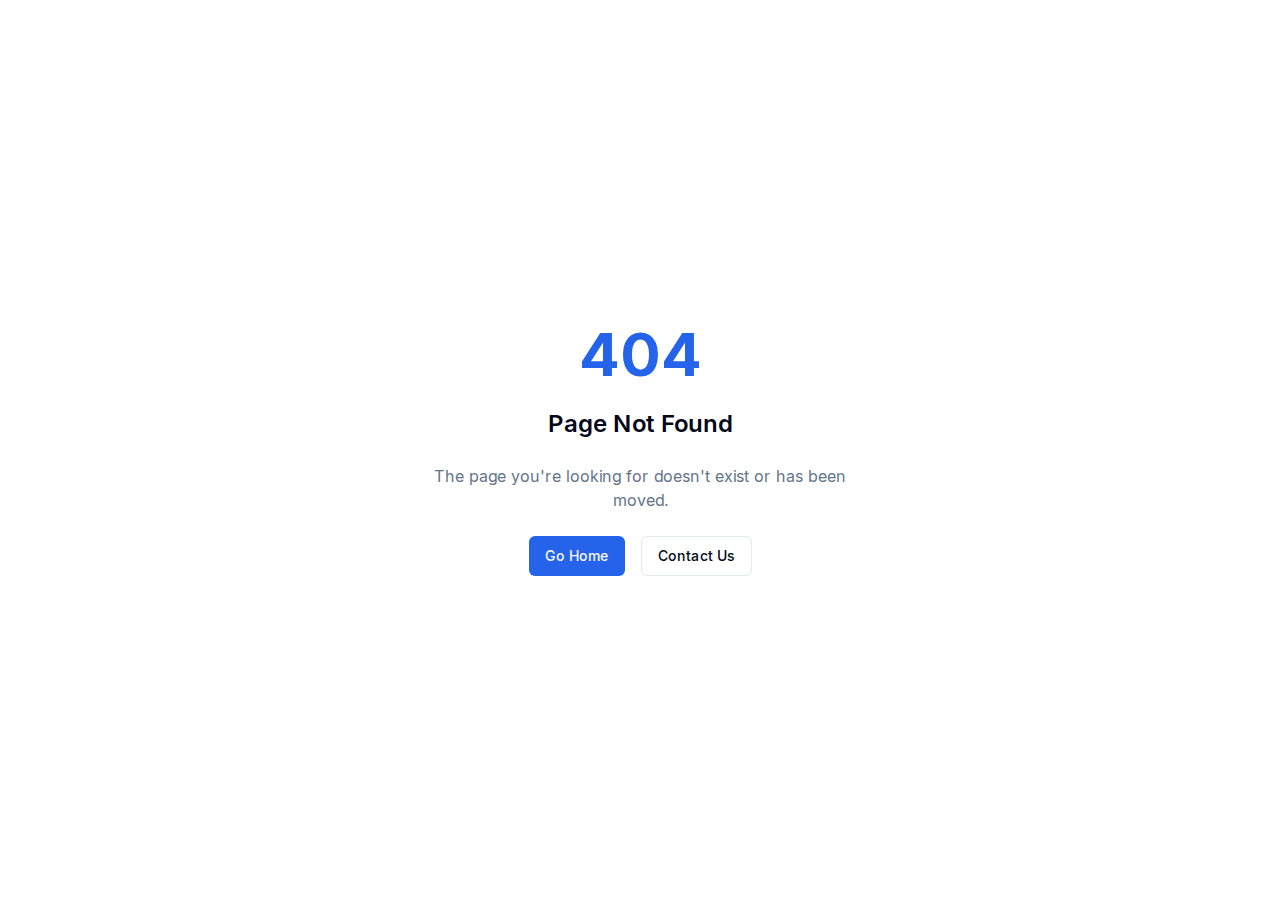
<file: 404/index.html>
<!DOCTYPE html><!--yHS3O3mnSljdhGaGxKEkJ--><html lang="en"><head><meta charSet="utf-8"/><meta name="viewport" content="width=device-width, initial-scale=1"/><link rel="stylesheet" href="/_next/static/chunks/ebf3b8f239ce06d0.css" data-precedence="next"/><link rel="preload" as="script" fetchPriority="low" href="/_next/static/chunks/424ba3e0355db417.js"/><script src="/_next/static/chunks/7f4bddc446dabda5.js" async=""></script><script src="/_next/static/chunks/30ea11065999f7ac.js" async=""></script><script src="/_next/static/chunks/a41c2cc7b3c1e5a2.js" async=""></script><script src="/_next/static/chunks/turbopack-b8442734b78e6e5e.js" async=""></script><script src="/_next/static/chunks/54f094818e39ea8e.js" async=""></script><script src="/_next/static/chunks/4e2541f1f095bad1.js" async=""></script><script src="/_next/static/chunks/17f3e20ca37f1fef.js" async=""></script><script src="/_next/static/chunks/fc4c34bcab399184.js" async=""></script><meta name="robots" content="noindex"/><meta name="next-size-adjust" content=""/><title>GomPay - Enterprise Payment Gateway &amp; Payout Services</title><meta name="description" content="Secure, scalable payment gateway and payout solutions for B2B businesses. Bank-grade security and compliance."/><meta name="author" content="Mewaram Kansodiya (Akash Choudhary)"/><meta name="keywords" content="payment gateway, payout services, B2B payments, fintech, payment processing"/><meta name="creator" content="Mewaram Kansodiya (Akash Choudhary)"/><meta name="author" content="Mewaram Kansodiya (Akash Choudhary)"/><meta name="designer" content="Mewaram Kansodiya (Akash Choudhary)"/><meta name="developer" content="Mewaram Kansodiya (Akash Choudhary)"/><script src="/_next/static/chunks/a6dad97d9634a72d.js" noModule=""></script></head><body class="inter_5972bc34-module__OU16Qa__className"><div hidden=""><!--$--><!--/$--></div><div class="min-h-screen flex items-center justify-center bg-background"><div class="text-center space-y-6 px-4"><h1 class="text-6xl font-bold text-primary">404</h1><h2 class="text-2xl font-semibold">Page Not Found</h2><p class="text-muted-foreground max-w-md">The page you&#x27;re looking for doesn&#x27;t exist or has been moved.</p><div class="flex flex-col sm:flex-row gap-4 justify-center"><a href="/"><button class="inline-flex items-center justify-center whitespace-nowrap rounded-md text-sm font-medium ring-offset-background transition-colors focus-visible:outline-none focus-visible:ring-2 focus-visible:ring-ring focus-visible:ring-offset-2 disabled:pointer-events-none disabled:opacity-50 bg-primary text-primary-foreground hover:bg-primary/90 h-10 px-4 py-2">Go Home</button></a><a href="/contact/"><button class="inline-flex items-center justify-center whitespace-nowrap rounded-md text-sm font-medium ring-offset-background transition-colors focus-visible:outline-none focus-visible:ring-2 focus-visible:ring-ring focus-visible:ring-offset-2 disabled:pointer-events-none disabled:opacity-50 border border-input bg-background hover:bg-accent hover:text-accent-foreground h-10 px-4 py-2">Contact Us</button></a></div></div></div><!--$--><!--/$--><script src="/_next/static/chunks/424ba3e0355db417.js" id="_R_" async=""></script><script>(self.__next_f=self.__next_f||[]).push([0])</script><script>self.__next_f.push([1,"1:\"$Sreact.fragment\"\n2:I[39756,[\"/_next/static/chunks/54f094818e39ea8e.js\",\"/_next/static/chunks/4e2541f1f095bad1.js\"],\"default\"]\n3:I[37457,[\"/_next/static/chunks/54f094818e39ea8e.js\",\"/_next/static/chunks/4e2541f1f095bad1.js\"],\"default\"]\n4:I[36768,[\"/_next/static/chunks/17f3e20ca37f1fef.js\",\"/_next/static/chunks/fc4c34bcab399184.js\"],\"default\"]\n5:I[47257,[\"/_next/static/chunks/54f094818e39ea8e.js\",\"/_next/static/chunks/4e2541f1f095bad1.js\"],\"ClientPageRoot\"]\n8:I[97367,[\"/_next/static/chunks/54f094818e39ea8e.js\",\"/_next/static/chunks/4e2541f1f095bad1.js\"],\"OutletBoundary\"]\n9:\"$Sreact.suspense\"\nb:I[97367,[\"/_next/static/chunks/54f094818e39ea8e.js\",\"/_next/static/chunks/4e2541f1f095bad1.js\"],\"ViewportBoundary\"]\nd:I[97367,[\"/_next/static/chunks/54f094818e39ea8e.js\",\"/_next/static/chunks/4e2541f1f095bad1.js\"],\"MetadataBoundary\"]\nf:I[53348,[\"/_next/static/chunks/54f094818e39ea8e.js\",\"/_next/static/chunks/4e2541f1f095bad1.js\"],\"default\"]\n:HL[\"/_next/static/chunks/ebf3b8f239ce06d0.css\",\"style\"]\n"])</script><script>self.__next_f.push([1,"0:{\"P\":null,\"b\":\"yHS3O3mnSljdhGaGxKEkJ\",\"c\":[\"\",\"_not-found\",\"\"],\"q\":\"\",\"i\":false,\"f\":[[[\"\",{\"children\":[\"/_not-found\",{\"children\":[\"__PAGE__\",{}]}]},\"$undefined\",\"$undefined\",true],[[\"$\",\"$1\",\"c\",{\"children\":[[[\"$\",\"link\",\"0\",{\"rel\":\"stylesheet\",\"href\":\"/_next/static/chunks/ebf3b8f239ce06d0.css\",\"precedence\":\"next\",\"crossOrigin\":\"$undefined\",\"nonce\":\"$undefined\"}]],[\"$\",\"html\",null,{\"lang\":\"en\",\"children\":[\"$\",\"body\",null,{\"className\":\"inter_5972bc34-module__OU16Qa__className\",\"children\":[\"$\",\"$L2\",null,{\"parallelRouterKey\":\"children\",\"error\":\"$undefined\",\"errorStyles\":\"$undefined\",\"errorScripts\":\"$undefined\",\"template\":[\"$\",\"$L3\",null,{}],\"templateStyles\":\"$undefined\",\"templateScripts\":\"$undefined\",\"notFound\":[[\"$\",\"$L4\",null,{}],[]],\"forbidden\":\"$undefined\",\"unauthorized\":\"$undefined\"}]}]}]]}],{\"children\":[[\"$\",\"$1\",\"c\",{\"children\":[null,[\"$\",\"$L2\",null,{\"parallelRouterKey\":\"children\",\"error\":\"$undefined\",\"errorStyles\":\"$undefined\",\"errorScripts\":\"$undefined\",\"template\":[\"$\",\"$L3\",null,{}],\"templateStyles\":\"$undefined\",\"templateScripts\":\"$undefined\",\"notFound\":\"$undefined\",\"forbidden\":\"$undefined\",\"unauthorized\":\"$undefined\"}]]}],{\"children\":[[\"$\",\"$1\",\"c\",{\"children\":[[\"$\",\"$L5\",null,{\"Component\":\"$4\",\"serverProvidedParams\":{\"searchParams\":{},\"params\":{},\"promises\":[\"$@6\",\"$@7\"]}}],[[\"$\",\"script\",\"script-0\",{\"src\":\"/_next/static/chunks/17f3e20ca37f1fef.js\",\"async\":true,\"nonce\":\"$undefined\"}],[\"$\",\"script\",\"script-1\",{\"src\":\"/_next/static/chunks/fc4c34bcab399184.js\",\"async\":true,\"nonce\":\"$undefined\"}]],[\"$\",\"$L8\",null,{\"children\":[\"$\",\"$9\",null,{\"name\":\"Next.MetadataOutlet\",\"children\":\"$@a\"}]}]]}],{},null,false,false]},null,false,false]},null,false,false],[\"$\",\"$1\",\"h\",{\"children\":[[\"$\",\"meta\",null,{\"name\":\"robots\",\"content\":\"noindex\"}],[\"$\",\"$Lb\",null,{\"children\":\"$Lc\"}],[\"$\",\"div\",null,{\"hidden\":true,\"children\":[\"$\",\"$Ld\",null,{\"children\":[\"$\",\"$9\",null,{\"name\":\"Next.Metadata\",\"children\":\"$Le\"}]}]}],[\"$\",\"meta\",null,{\"name\":\"next-size-adjust\",\"content\":\"\"}]]}],false]],\"m\":\"$undefined\",\"G\":[\"$f\",[]],\"S\":true}\n"])</script><script>self.__next_f.push([1,"6:{}\n7:\"$0:f:0:1:1:children:1:children:0:props:children:0:props:serverProvidedParams:params\"\n"])</script><script>self.__next_f.push([1,"c:[[\"$\",\"meta\",\"0\",{\"charSet\":\"utf-8\"}],[\"$\",\"meta\",\"1\",{\"name\":\"viewport\",\"content\":\"width=device-width, initial-scale=1\"}]]\n"])</script><script>self.__next_f.push([1,"a:null\ne:[[\"$\",\"title\",\"0\",{\"children\":\"GomPay - Enterprise Payment Gateway \u0026 Payout Services\"}],[\"$\",\"meta\",\"1\",{\"name\":\"description\",\"content\":\"Secure, scalable payment gateway and payout solutions for B2B businesses. Bank-grade security and compliance.\"}],[\"$\",\"meta\",\"2\",{\"name\":\"author\",\"content\":\"Mewaram Kansodiya (Akash Choudhary)\"}],[\"$\",\"meta\",\"3\",{\"name\":\"keywords\",\"content\":\"payment gateway, payout services, B2B payments, fintech, payment processing\"}],[\"$\",\"meta\",\"4\",{\"name\":\"creator\",\"content\":\"Mewaram Kansodiya (Akash Choudhary)\"}],[\"$\",\"meta\",\"5\",{\"name\":\"author\",\"content\":\"Mewaram Kansodiya (Akash Choudhary)\"}],[\"$\",\"meta\",\"6\",{\"name\":\"designer\",\"content\":\"Mewaram Kansodiya (Akash Choudhary)\"}],[\"$\",\"meta\",\"7\",{\"name\":\"developer\",\"content\":\"Mewaram Kansodiya (Akash Choudhary)\"}]]\n"])</script></body></html>
</file>
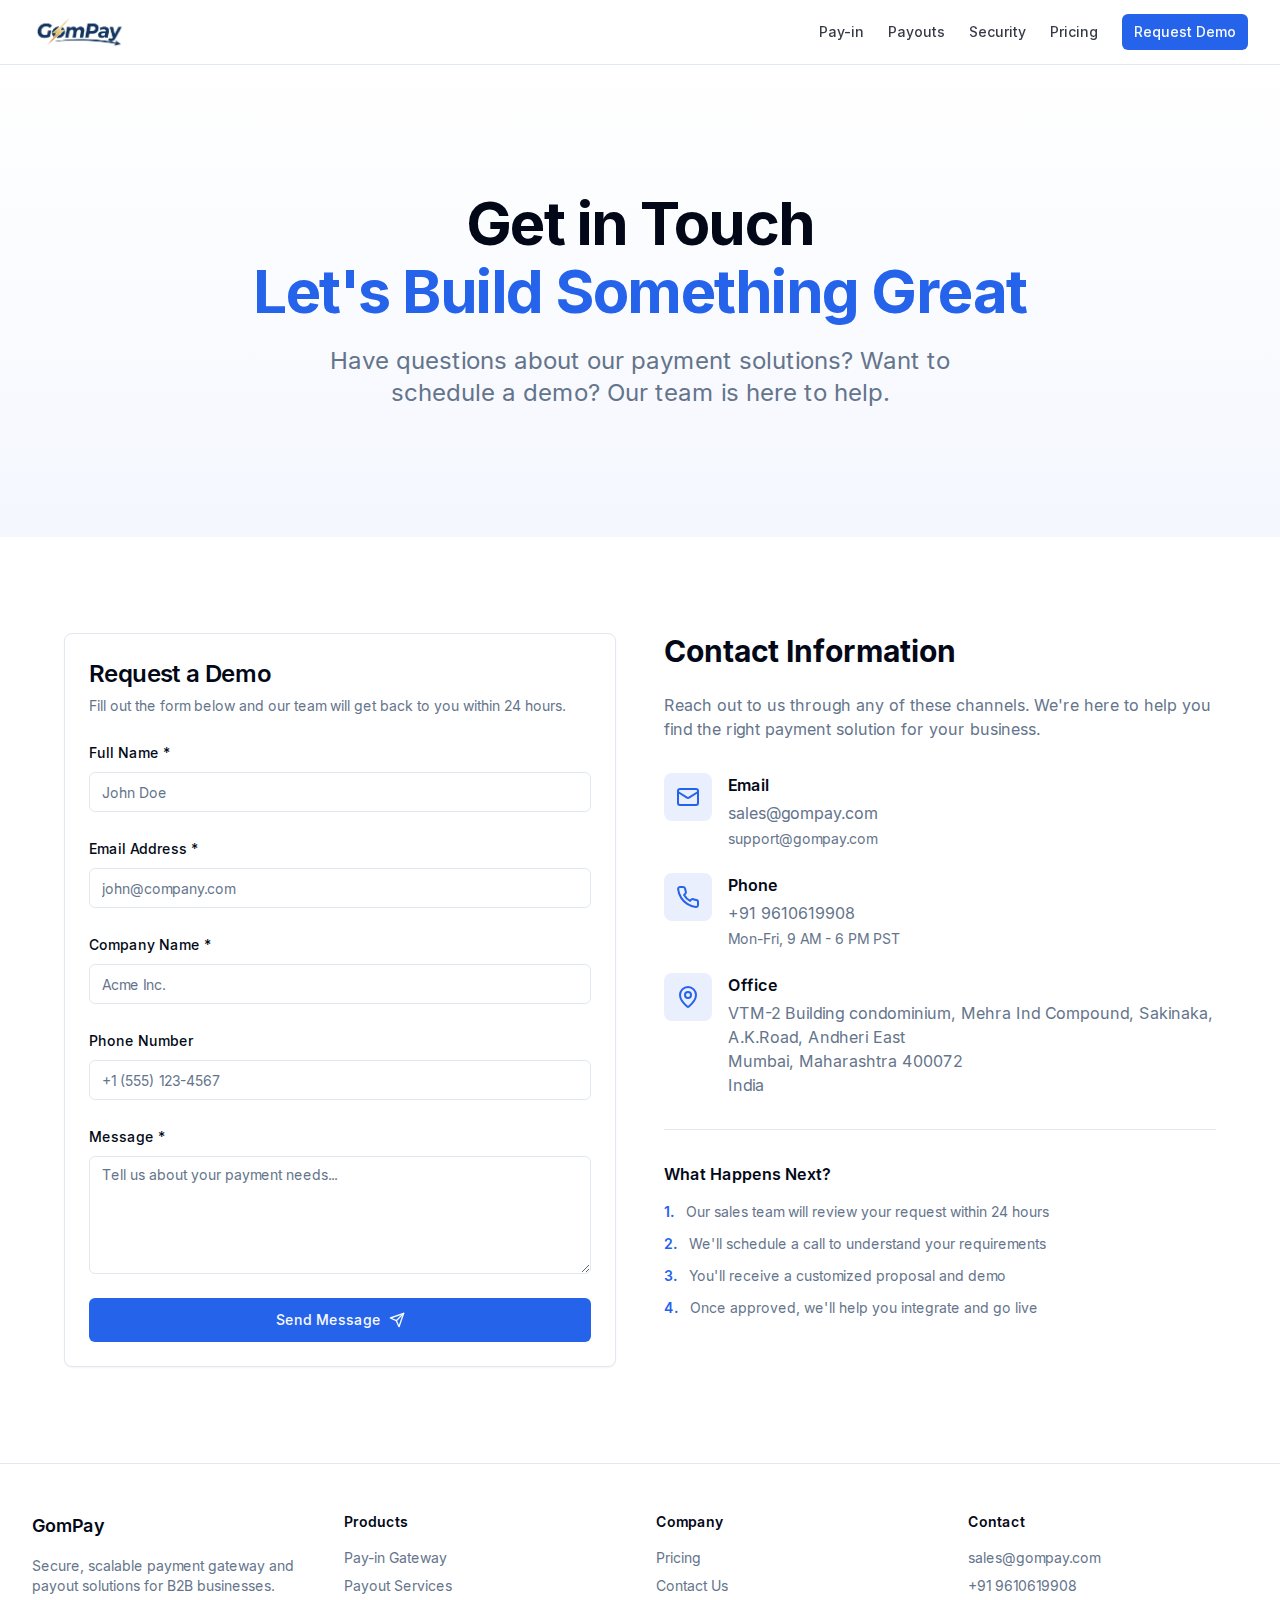
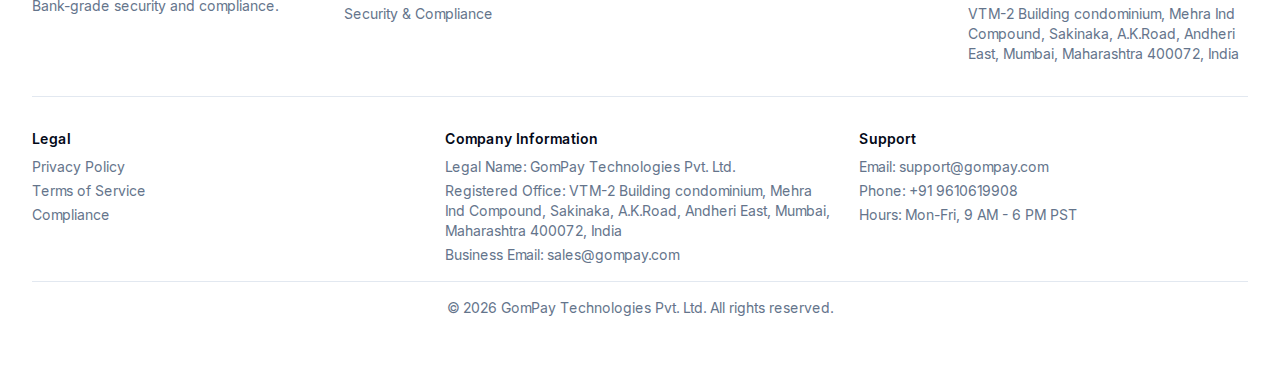
<file: contact/index.html>
<!DOCTYPE html><!--yHS3O3mnSljdhGaGxKEkJ--><html lang="en"><head><meta charSet="utf-8"/><meta name="viewport" content="width=device-width, initial-scale=1"/><link rel="preload" href="/_next/static/media/83afe278b6a6bb3c-s.p.3a6ba036.woff2" as="font" crossorigin="" type="font/woff2"/><link rel="preload" as="image" href="/logo-t.png"/><link rel="stylesheet" href="/_next/static/chunks/ebf3b8f239ce06d0.css" data-precedence="next"/><link rel="preload" as="script" fetchPriority="low" href="/_next/static/chunks/424ba3e0355db417.js"/><script src="/_next/static/chunks/7f4bddc446dabda5.js" async=""></script><script src="/_next/static/chunks/30ea11065999f7ac.js" async=""></script><script src="/_next/static/chunks/a41c2cc7b3c1e5a2.js" async=""></script><script src="/_next/static/chunks/turbopack-b8442734b78e6e5e.js" async=""></script><script src="/_next/static/chunks/54f094818e39ea8e.js" async=""></script><script src="/_next/static/chunks/4e2541f1f095bad1.js" async=""></script><script src="/_next/static/chunks/17f3e20ca37f1fef.js" async=""></script><script src="/_next/static/chunks/fc4c34bcab399184.js" async=""></script><script src="/_next/static/chunks/4d1bb91ad20f3745.js" async=""></script><script src="/_next/static/chunks/8dc5ae31f0a6f32d.js" async=""></script><meta name="next-size-adjust" content=""/><title>GomPay - Enterprise Payment Gateway &amp; Payout Services</title><meta name="description" content="Secure, scalable payment gateway and payout solutions for B2B businesses. Bank-grade security and compliance."/><meta name="author" content="Mewaram Kansodiya (Akash Choudhary)"/><meta name="keywords" content="payment gateway, payout services, B2B payments, fintech, payment processing"/><meta name="creator" content="Mewaram Kansodiya (Akash Choudhary)"/><meta name="author" content="Mewaram Kansodiya (Akash Choudhary)"/><meta name="designer" content="Mewaram Kansodiya (Akash Choudhary)"/><meta name="developer" content="Mewaram Kansodiya (Akash Choudhary)"/><script src="/_next/static/chunks/a6dad97d9634a72d.js" noModule=""></script></head><body class="inter_5972bc34-module__OU16Qa__className"><div hidden=""><!--$--><!--/$--></div><div class="min-h-screen flex flex-col"><nav class="sticky top-0 z-50 w-full border-b bg-background/95 backdrop-blur supports-[backdrop-filter]:bg-background/60"><div class="container mx-auto px-4 sm:px-6 lg:px-8"><div class="flex h-16 items-center justify-between"><a class="flex items-center space-x-2" href="/"><img alt="GomPay" width="120" height="40" decoding="async" data-nimg="1" class="h-8 w-auto" style="color:transparent" src="/logo-t.png"/></a><div class="hidden md:flex md:items-center md:space-x-6"><a class="text-sm font-medium text-foreground/80 hover:text-foreground transition-colors" href="/pay-in/">Pay-in</a><a class="text-sm font-medium text-foreground/80 hover:text-foreground transition-colors" href="/payouts/">Payouts</a><a class="text-sm font-medium text-foreground/80 hover:text-foreground transition-colors" href="/security/">Security</a><a class="text-sm font-medium text-foreground/80 hover:text-foreground transition-colors" href="/pricing/">Pricing</a><a href="/contact/"><button class="inline-flex items-center justify-center whitespace-nowrap text-sm font-medium ring-offset-background transition-colors focus-visible:outline-none focus-visible:ring-2 focus-visible:ring-ring focus-visible:ring-offset-2 disabled:pointer-events-none disabled:opacity-50 bg-primary text-primary-foreground hover:bg-primary/90 h-9 rounded-md px-3">Request Demo</button></a></div><button class="md:hidden" aria-label="Toggle menu"><svg xmlns="http://www.w3.org/2000/svg" width="24" height="24" viewBox="0 0 24 24" fill="none" stroke="currentColor" stroke-width="2" stroke-linecap="round" stroke-linejoin="round" class="lucide lucide-menu h-6 w-6"><line x1="4" x2="20" y1="12" y2="12"></line><line x1="4" x2="20" y1="6" y2="6"></line><line x1="4" x2="20" y1="18" y2="18"></line></svg></button></div></div></nav><section class="relative py-20 md:py-32 bg-gradient-to-b from-background to-primary/5"><div class="container mx-auto px-4 sm:px-6 lg:px-8"><div class="max-w-4xl mx-auto text-center space-y-6" style="opacity:0;transform:translateY(8px)"><h1 class="text-4xl md:text-6xl font-bold tracking-tight">Get in Touch<span class="block text-primary mt-2">Let&#x27;s Build Something Great</span></h1><p class="text-xl md:text-2xl text-muted-foreground max-w-2xl mx-auto">Have questions about our payment solutions? Want to schedule a demo? Our team is here to help.</p></div></div></section><section class="py-16 md:py-24 bg-background" style="opacity:0;transform:translateY(12px)"><div class="container mx-auto px-4 sm:px-6 lg:px-8"><div class="grid grid-cols-1 lg:grid-cols-2 gap-12 max-w-6xl mx-auto"><div style="opacity:0;transform:translateX(-20px)"><div class="rounded-lg border bg-card text-card-foreground shadow-sm"><div class="flex flex-col space-y-1.5 p-6"><h3 class="font-semibold tracking-tight text-2xl">Request a Demo</h3><p class="text-sm text-muted-foreground">Fill out the form below and our team will get back to you within 24 hours.</p></div><div class="p-6 pt-0"><form class="space-y-6"><div class="space-y-2"><label class="text-sm font-medium leading-none peer-disabled:cursor-not-allowed peer-disabled:opacity-70" for="name">Full Name *</label><input type="text" class="flex h-10 w-full rounded-md border border-input bg-background px-3 py-2 text-sm ring-offset-background file:border-0 file:bg-transparent file:text-sm file:font-medium placeholder:text-muted-foreground focus-visible:outline-none focus-visible:ring-2 focus-visible:ring-ring focus-visible:ring-offset-2 disabled:cursor-not-allowed disabled:opacity-50" id="name" required="" placeholder="John Doe" name="name" value=""/></div><div class="space-y-2"><label class="text-sm font-medium leading-none peer-disabled:cursor-not-allowed peer-disabled:opacity-70" for="email">Email Address *</label><input type="email" class="flex h-10 w-full rounded-md border border-input bg-background px-3 py-2 text-sm ring-offset-background file:border-0 file:bg-transparent file:text-sm file:font-medium placeholder:text-muted-foreground focus-visible:outline-none focus-visible:ring-2 focus-visible:ring-ring focus-visible:ring-offset-2 disabled:cursor-not-allowed disabled:opacity-50" id="email" required="" placeholder="john@company.com" name="email" value=""/></div><div class="space-y-2"><label class="text-sm font-medium leading-none peer-disabled:cursor-not-allowed peer-disabled:opacity-70" for="company">Company Name *</label><input type="text" class="flex h-10 w-full rounded-md border border-input bg-background px-3 py-2 text-sm ring-offset-background file:border-0 file:bg-transparent file:text-sm file:font-medium placeholder:text-muted-foreground focus-visible:outline-none focus-visible:ring-2 focus-visible:ring-ring focus-visible:ring-offset-2 disabled:cursor-not-allowed disabled:opacity-50" id="company" required="" placeholder="Acme Inc." name="company" value=""/></div><div class="space-y-2"><label class="text-sm font-medium leading-none peer-disabled:cursor-not-allowed peer-disabled:opacity-70" for="phone">Phone Number</label><input type="tel" class="flex h-10 w-full rounded-md border border-input bg-background px-3 py-2 text-sm ring-offset-background file:border-0 file:bg-transparent file:text-sm file:font-medium placeholder:text-muted-foreground focus-visible:outline-none focus-visible:ring-2 focus-visible:ring-ring focus-visible:ring-offset-2 disabled:cursor-not-allowed disabled:opacity-50" id="phone" placeholder="+1 (555) 123-4567" name="phone" value=""/></div><div class="space-y-2"><label class="text-sm font-medium leading-none peer-disabled:cursor-not-allowed peer-disabled:opacity-70" for="message">Message *</label><textarea class="flex min-h-[80px] w-full rounded-md border border-input bg-background px-3 py-2 text-sm ring-offset-background placeholder:text-muted-foreground focus-visible:outline-none focus-visible:ring-2 focus-visible:ring-ring focus-visible:ring-offset-2 disabled:cursor-not-allowed disabled:opacity-50" id="message" name="message" required="" placeholder="Tell us about your payment needs..." rows="5"></textarea></div><button class="inline-flex items-center justify-center whitespace-nowrap text-sm font-medium ring-offset-background transition-colors focus-visible:outline-none focus-visible:ring-2 focus-visible:ring-ring focus-visible:ring-offset-2 disabled:pointer-events-none disabled:opacity-50 bg-primary text-primary-foreground hover:bg-primary/90 h-11 rounded-md px-8 w-full" type="submit">Send Message<svg xmlns="http://www.w3.org/2000/svg" width="24" height="24" viewBox="0 0 24 24" fill="none" stroke="currentColor" stroke-width="2" stroke-linecap="round" stroke-linejoin="round" class="lucide lucide-send ml-2 h-4 w-4"><path d="m22 2-7 20-4-9-9-4Z"></path><path d="M22 2 11 13"></path></svg></button></form></div></div></div><div class="space-y-8" style="opacity:0;transform:translateX(20px)"><div><h2 class="text-3xl font-bold mb-6">Contact Information</h2><p class="text-muted-foreground mb-8">Reach out to us through any of these channels. We&#x27;re here to help you find the right payment solution for your business.</p></div><div class="space-y-6"><div class="flex items-start gap-4"><div class="p-3 rounded-lg bg-primary/10"><svg xmlns="http://www.w3.org/2000/svg" width="24" height="24" viewBox="0 0 24 24" fill="none" stroke="currentColor" stroke-width="2" stroke-linecap="round" stroke-linejoin="round" class="lucide lucide-mail h-6 w-6 text-primary"><rect width="20" height="16" x="2" y="4" rx="2"></rect><path d="m22 7-8.97 5.7a1.94 1.94 0 0 1-2.06 0L2 7"></path></svg></div><div><h3 class="font-semibold mb-1">Email</h3><p class="text-muted-foreground">sales@gompay.com</p><p class="text-sm text-muted-foreground mt-1">support@gompay.com</p></div></div><div class="flex items-start gap-4"><div class="p-3 rounded-lg bg-primary/10"><svg xmlns="http://www.w3.org/2000/svg" width="24" height="24" viewBox="0 0 24 24" fill="none" stroke="currentColor" stroke-width="2" stroke-linecap="round" stroke-linejoin="round" class="lucide lucide-phone h-6 w-6 text-primary"><path d="M22 16.92v3a2 2 0 0 1-2.18 2 19.79 19.79 0 0 1-8.63-3.07 19.5 19.5 0 0 1-6-6 19.79 19.79 0 0 1-3.07-8.67A2 2 0 0 1 4.11 2h3a2 2 0 0 1 2 1.72 12.84 12.84 0 0 0 .7 2.81 2 2 0 0 1-.45 2.11L8.09 9.91a16 16 0 0 0 6 6l1.27-1.27a2 2 0 0 1 2.11-.45 12.84 12.84 0 0 0 2.81.7A2 2 0 0 1 22 16.92z"></path></svg></div><div><h3 class="font-semibold mb-1">Phone</h3><p class="text-muted-foreground">+91 9610619908</p><p class="text-sm text-muted-foreground mt-1">Mon-Fri, 9 AM - 6 PM PST</p></div></div><div class="flex items-start gap-4"><div class="p-3 rounded-lg bg-primary/10"><svg xmlns="http://www.w3.org/2000/svg" width="24" height="24" viewBox="0 0 24 24" fill="none" stroke="currentColor" stroke-width="2" stroke-linecap="round" stroke-linejoin="round" class="lucide lucide-map-pin h-6 w-6 text-primary"><path d="M20 10c0 4.993-5.539 10.193-7.399 11.799a1 1 0 0 1-1.202 0C9.539 20.193 4 14.993 4 10a8 8 0 0 1 16 0"></path><circle cx="12" cy="10" r="3"></circle></svg></div><div><h3 class="font-semibold mb-1">Office</h3><p class="text-muted-foreground">VTM-2 Building condominium, Mehra Ind Compound, Sakinaka, A.K.Road, Andheri East<br/>Mumbai<!-- -->, <!-- -->Maharashtra<!-- --> <!-- -->400072<br/>India</p></div></div></div><div class="pt-8 border-t"><h3 class="font-semibold mb-4">What Happens Next?</h3><ol class="space-y-3 text-sm text-muted-foreground"><li class="flex items-start gap-3"><span class="font-semibold text-primary">1.</span><span>Our sales team will review your request within 24 hours</span></li><li class="flex items-start gap-3"><span class="font-semibold text-primary">2.</span><span>We&#x27;ll schedule a call to understand your requirements</span></li><li class="flex items-start gap-3"><span class="font-semibold text-primary">3.</span><span>You&#x27;ll receive a customized proposal and demo</span></li><li class="flex items-start gap-3"><span class="font-semibold text-primary">4.</span><span>Once approved, we&#x27;ll help you integrate and go live</span></li></ol></div></div></div></div></section><footer class="border-t bg-background"><div class="container mx-auto px-4 sm:px-6 lg:px-8 py-12"><div class="grid grid-cols-1 md:grid-cols-4 gap-8"><div class="space-y-4"><h3 class="text-lg font-semibold">GomPay</h3><p class="text-sm text-muted-foreground">Secure, scalable payment gateway and payout solutions for B2B businesses. Bank-grade security and compliance.</p></div><div class="space-y-4"><h4 class="text-sm font-semibold">Products</h4><ul class="space-y-2 text-sm text-muted-foreground"><li><a class="hover:text-foreground transition-colors" href="/pay-in/">Pay-in Gateway</a></li><li><a class="hover:text-foreground transition-colors" href="/payouts/">Payout Services</a></li><li><a class="hover:text-foreground transition-colors" href="/security/">Security &amp; Compliance</a></li></ul></div><div class="space-y-4"><h4 class="text-sm font-semibold">Company</h4><ul class="space-y-2 text-sm text-muted-foreground"><li><a class="hover:text-foreground transition-colors" href="/pricing/">Pricing</a></li><li><a class="hover:text-foreground transition-colors" href="/contact/">Contact Us</a></li></ul></div><div class="space-y-4"><h4 class="text-sm font-semibold">Contact</h4><ul class="space-y-2 text-sm text-muted-foreground"><li>sales@gompay.com</li><li>+91 9610619908</li><li>VTM-2 Building condominium, Mehra Ind Compound, Sakinaka, A.K.Road, Andheri East, Mumbai, Maharashtra 400072, India</li></ul></div></div><div class="mt-8 pt-8 border-t space-y-4"><div class="grid grid-cols-1 md:grid-cols-3 gap-6 text-sm text-muted-foreground"><div><p class="font-semibold text-foreground mb-2">Legal</p><ul class="space-y-1"><li><a class="hover:text-foreground transition-colors" href="#">Privacy Policy</a></li><li><a class="hover:text-foreground transition-colors" href="#">Terms of Service</a></li><li><a class="hover:text-foreground transition-colors" href="#">Compliance</a></li></ul></div><div><p class="font-semibold text-foreground mb-2">Company Information</p><ul class="space-y-1"><li>Legal Name: <!-- -->GomPay<!-- --> Technologies Pvt. Ltd.</li><li>Registered Office: <!-- -->VTM-2 Building condominium, Mehra Ind Compound, Sakinaka, A.K.Road, Andheri East, Mumbai, Maharashtra 400072, India</li><li>Business Email: <!-- -->sales@gompay.com</li></ul></div><div><p class="font-semibold text-foreground mb-2">Support</p><ul class="space-y-1"><li>Email: <!-- -->support@gompay.com</li><li>Phone: <!-- -->+91 9610619908</li><li>Hours: <!-- -->Mon-Fri, 9 AM - 6 PM PST</li></ul></div></div><div class="text-center text-sm text-muted-foreground pt-4 border-t"><p>© <!-- -->2025<!-- --> <!-- -->GomPay<!-- --> Technologies Pvt. Ltd. All rights reserved.</p></div></div></div></footer></div><!--$--><!--/$--><script src="/_next/static/chunks/424ba3e0355db417.js" id="_R_" async=""></script><script>(self.__next_f=self.__next_f||[]).push([0])</script><script>self.__next_f.push([1,"1:\"$Sreact.fragment\"\n2:I[39756,[\"/_next/static/chunks/54f094818e39ea8e.js\",\"/_next/static/chunks/4e2541f1f095bad1.js\"],\"default\"]\n3:I[37457,[\"/_next/static/chunks/54f094818e39ea8e.js\",\"/_next/static/chunks/4e2541f1f095bad1.js\"],\"default\"]\n4:I[36768,[\"/_next/static/chunks/17f3e20ca37f1fef.js\",\"/_next/static/chunks/fc4c34bcab399184.js\"],\"default\"]\n5:I[47257,[\"/_next/static/chunks/54f094818e39ea8e.js\",\"/_next/static/chunks/4e2541f1f095bad1.js\"],\"ClientPageRoot\"]\n6:I[69139,[\"/_next/static/chunks/4d1bb91ad20f3745.js\",\"/_next/static/chunks/8dc5ae31f0a6f32d.js\",\"/_next/static/chunks/fc4c34bcab399184.js\"],\"default\"]\n9:I[97367,[\"/_next/static/chunks/54f094818e39ea8e.js\",\"/_next/static/chunks/4e2541f1f095bad1.js\"],\"OutletBoundary\"]\na:\"$Sreact.suspense\"\nc:I[97367,[\"/_next/static/chunks/54f094818e39ea8e.js\",\"/_next/static/chunks/4e2541f1f095bad1.js\"],\"ViewportBoundary\"]\ne:I[97367,[\"/_next/static/chunks/54f094818e39ea8e.js\",\"/_next/static/chunks/4e2541f1f095bad1.js\"],\"MetadataBoundary\"]\n10:I[53348,[\"/_next/static/chunks/54f094818e39ea8e.js\",\"/_next/static/chunks/4e2541f1f095bad1.js\"],\"default\"]\n:HL[\"/_next/static/chunks/ebf3b8f239ce06d0.css\",\"style\"]\n:HL[\"/_next/static/media/83afe278b6a6bb3c-s.p.3a6ba036.woff2\",\"font\",{\"crossOrigin\":\"\",\"type\":\"font/woff2\"}]\n"])</script><script>self.__next_f.push([1,"0:{\"P\":null,\"b\":\"yHS3O3mnSljdhGaGxKEkJ\",\"c\":[\"\",\"contact\",\"\"],\"q\":\"\",\"i\":false,\"f\":[[[\"\",{\"children\":[\"contact\",{\"children\":[\"__PAGE__\",{}]}]},\"$undefined\",\"$undefined\",true],[[\"$\",\"$1\",\"c\",{\"children\":[[[\"$\",\"link\",\"0\",{\"rel\":\"stylesheet\",\"href\":\"/_next/static/chunks/ebf3b8f239ce06d0.css\",\"precedence\":\"next\",\"crossOrigin\":\"$undefined\",\"nonce\":\"$undefined\"}]],[\"$\",\"html\",null,{\"lang\":\"en\",\"children\":[\"$\",\"body\",null,{\"className\":\"inter_5972bc34-module__OU16Qa__className\",\"children\":[\"$\",\"$L2\",null,{\"parallelRouterKey\":\"children\",\"error\":\"$undefined\",\"errorStyles\":\"$undefined\",\"errorScripts\":\"$undefined\",\"template\":[\"$\",\"$L3\",null,{}],\"templateStyles\":\"$undefined\",\"templateScripts\":\"$undefined\",\"notFound\":[[\"$\",\"$L4\",null,{}],[]],\"forbidden\":\"$undefined\",\"unauthorized\":\"$undefined\"}]}]}]]}],{\"children\":[[\"$\",\"$1\",\"c\",{\"children\":[null,[\"$\",\"$L2\",null,{\"parallelRouterKey\":\"children\",\"error\":\"$undefined\",\"errorStyles\":\"$undefined\",\"errorScripts\":\"$undefined\",\"template\":[\"$\",\"$L3\",null,{}],\"templateStyles\":\"$undefined\",\"templateScripts\":\"$undefined\",\"notFound\":\"$undefined\",\"forbidden\":\"$undefined\",\"unauthorized\":\"$undefined\"}]]}],{\"children\":[[\"$\",\"$1\",\"c\",{\"children\":[[\"$\",\"$L5\",null,{\"Component\":\"$6\",\"serverProvidedParams\":{\"searchParams\":{},\"params\":{},\"promises\":[\"$@7\",\"$@8\"]}}],[[\"$\",\"script\",\"script-0\",{\"src\":\"/_next/static/chunks/4d1bb91ad20f3745.js\",\"async\":true,\"nonce\":\"$undefined\"}],[\"$\",\"script\",\"script-1\",{\"src\":\"/_next/static/chunks/8dc5ae31f0a6f32d.js\",\"async\":true,\"nonce\":\"$undefined\"}],[\"$\",\"script\",\"script-2\",{\"src\":\"/_next/static/chunks/fc4c34bcab399184.js\",\"async\":true,\"nonce\":\"$undefined\"}]],[\"$\",\"$L9\",null,{\"children\":[\"$\",\"$a\",null,{\"name\":\"Next.MetadataOutlet\",\"children\":\"$@b\"}]}]]}],{},null,false,false]},null,false,false]},null,false,false],[\"$\",\"$1\",\"h\",{\"children\":[null,[\"$\",\"$Lc\",null,{\"children\":\"$Ld\"}],[\"$\",\"div\",null,{\"hidden\":true,\"children\":[\"$\",\"$Le\",null,{\"children\":[\"$\",\"$a\",null,{\"name\":\"Next.Metadata\",\"children\":\"$Lf\"}]}]}],[\"$\",\"meta\",null,{\"name\":\"next-size-adjust\",\"content\":\"\"}]]}],false]],\"m\":\"$undefined\",\"G\":[\"$10\",[]],\"S\":true}\n"])</script><script>self.__next_f.push([1,"7:{}\n8:\"$0:f:0:1:1:children:1:children:0:props:children:0:props:serverProvidedParams:params\"\n"])</script><script>self.__next_f.push([1,"d:[[\"$\",\"meta\",\"0\",{\"charSet\":\"utf-8\"}],[\"$\",\"meta\",\"1\",{\"name\":\"viewport\",\"content\":\"width=device-width, initial-scale=1\"}]]\n"])</script><script>self.__next_f.push([1,"b:null\nf:[[\"$\",\"title\",\"0\",{\"children\":\"GomPay - Enterprise Payment Gateway \u0026 Payout Services\"}],[\"$\",\"meta\",\"1\",{\"name\":\"description\",\"content\":\"Secure, scalable payment gateway and payout solutions for B2B businesses. Bank-grade security and compliance.\"}],[\"$\",\"meta\",\"2\",{\"name\":\"author\",\"content\":\"Mewaram Kansodiya (Akash Choudhary)\"}],[\"$\",\"meta\",\"3\",{\"name\":\"keywords\",\"content\":\"payment gateway, payout services, B2B payments, fintech, payment processing\"}],[\"$\",\"meta\",\"4\",{\"name\":\"creator\",\"content\":\"Mewaram Kansodiya (Akash Choudhary)\"}],[\"$\",\"meta\",\"5\",{\"name\":\"author\",\"content\":\"Mewaram Kansodiya (Akash Choudhary)\"}],[\"$\",\"meta\",\"6\",{\"name\":\"designer\",\"content\":\"Mewaram Kansodiya (Akash Choudhary)\"}],[\"$\",\"meta\",\"7\",{\"name\":\"developer\",\"content\":\"Mewaram Kansodiya (Akash Choudhary)\"}]]\n"])</script></body></html>
</file>
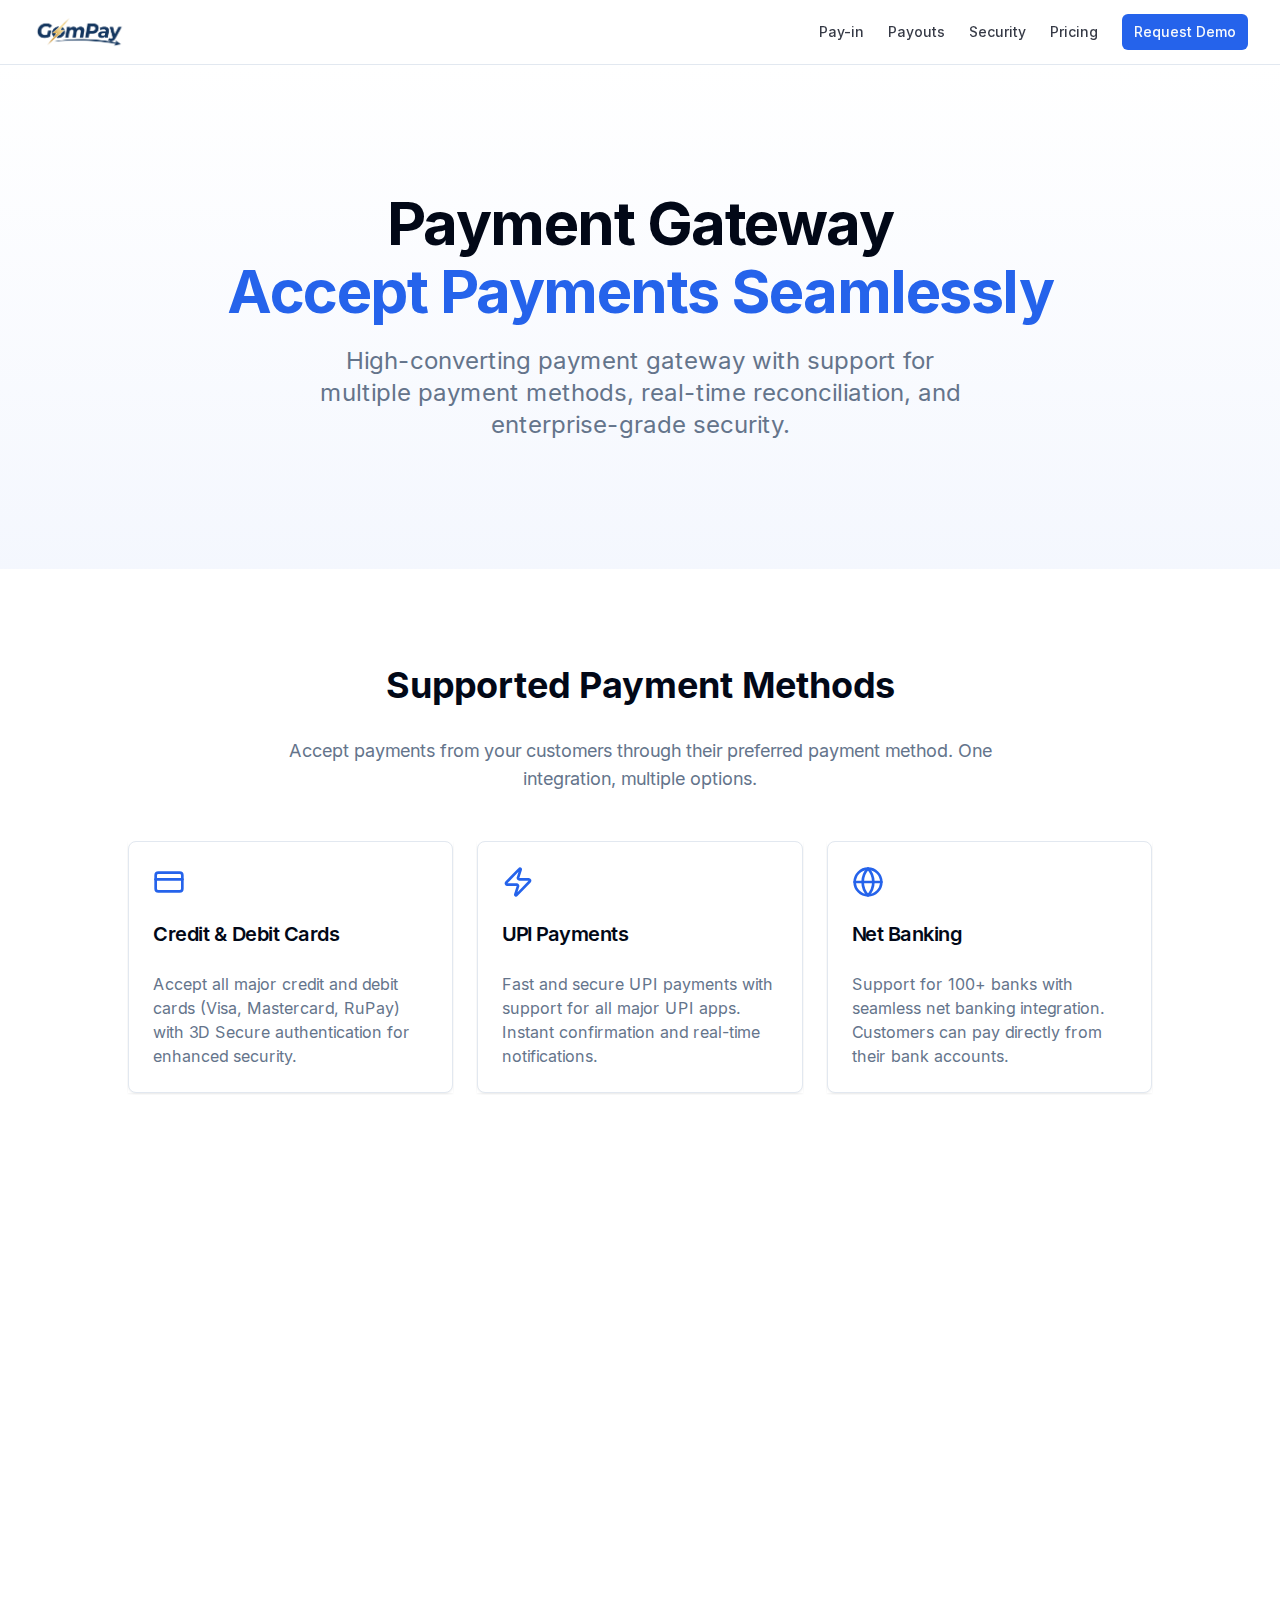
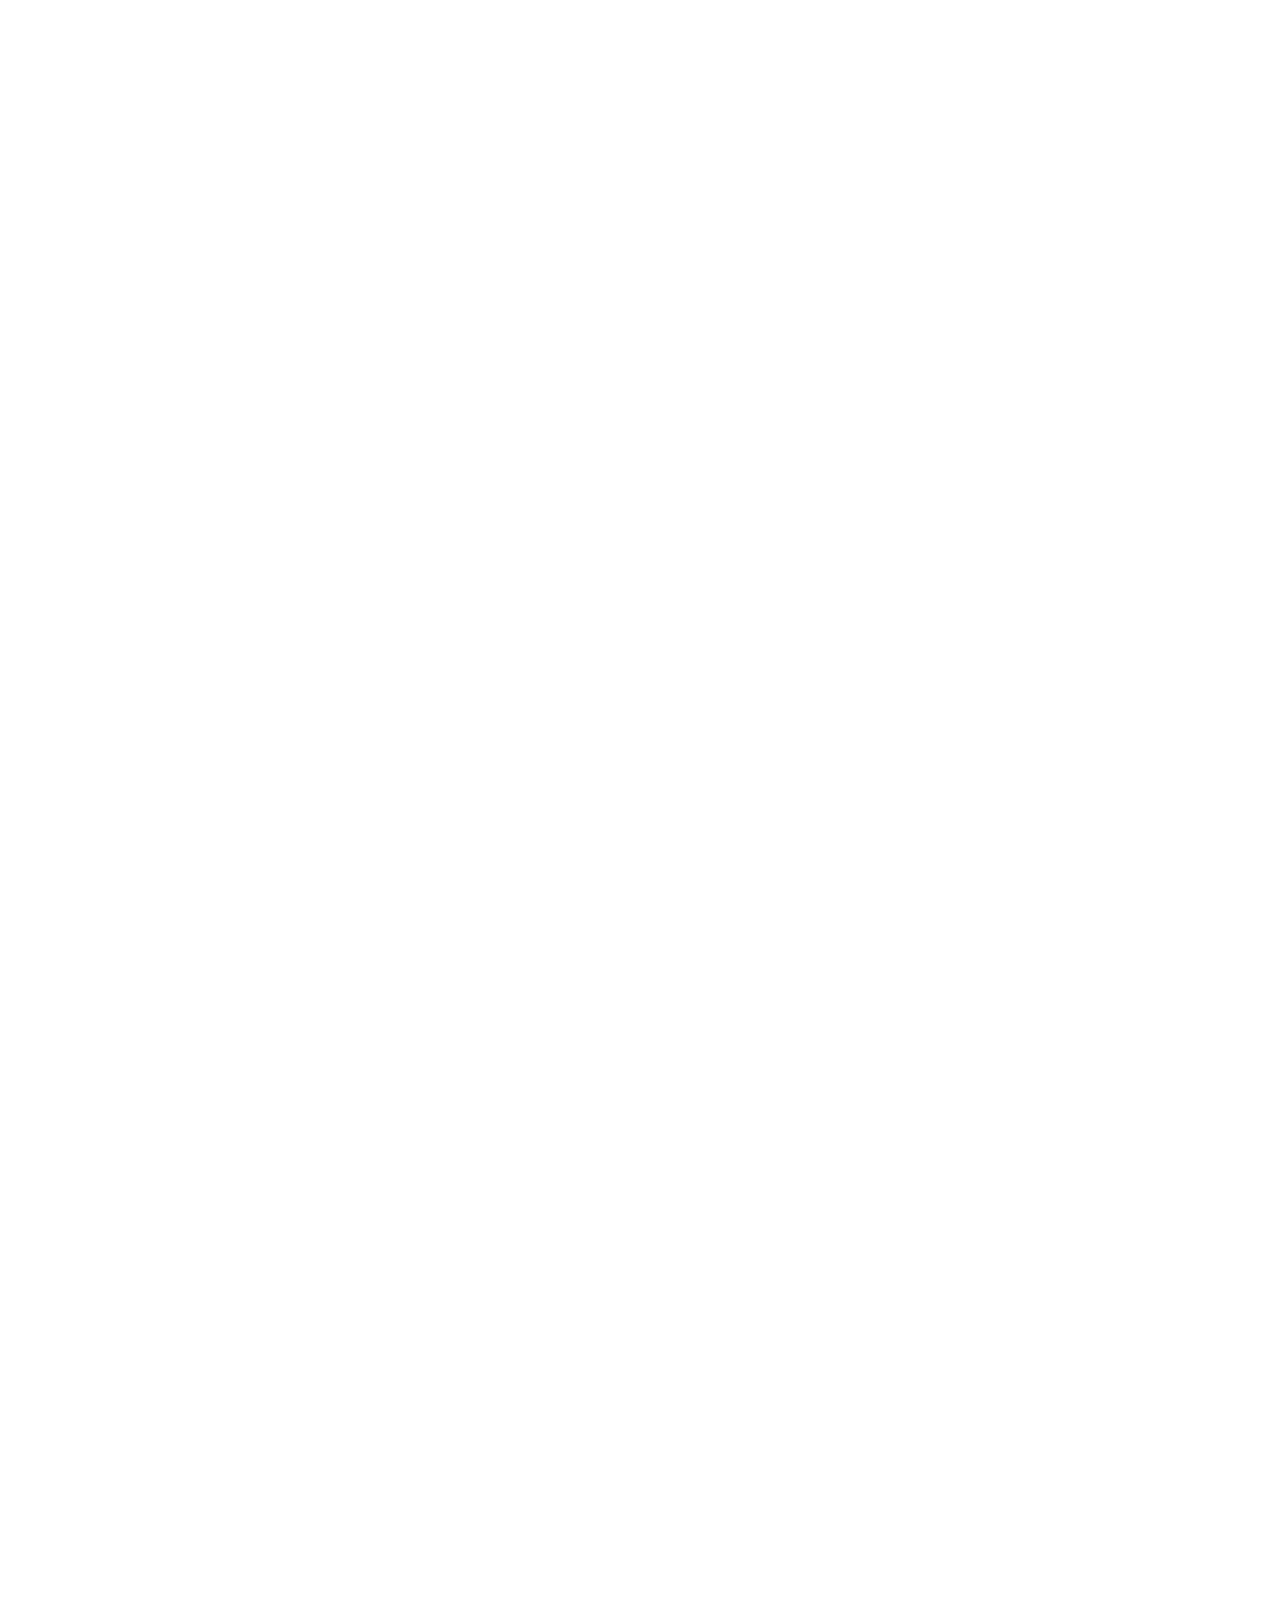
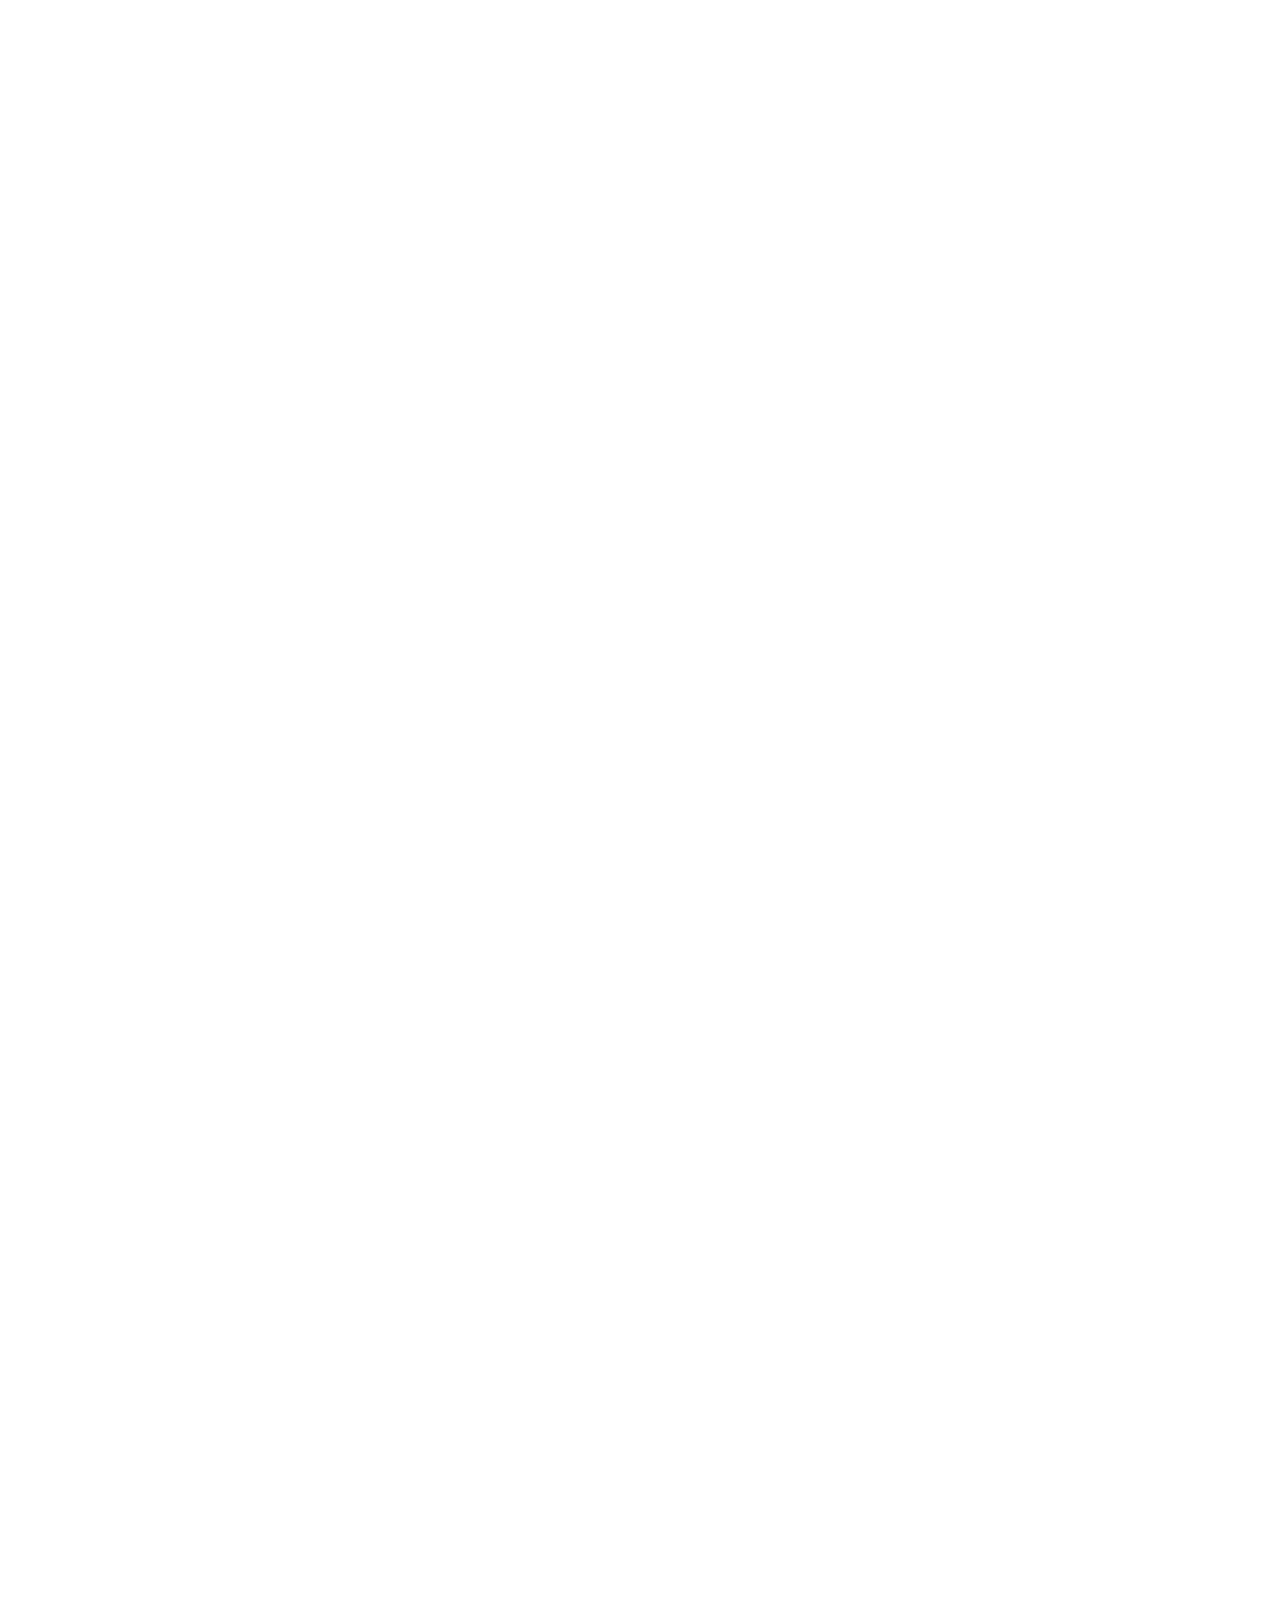
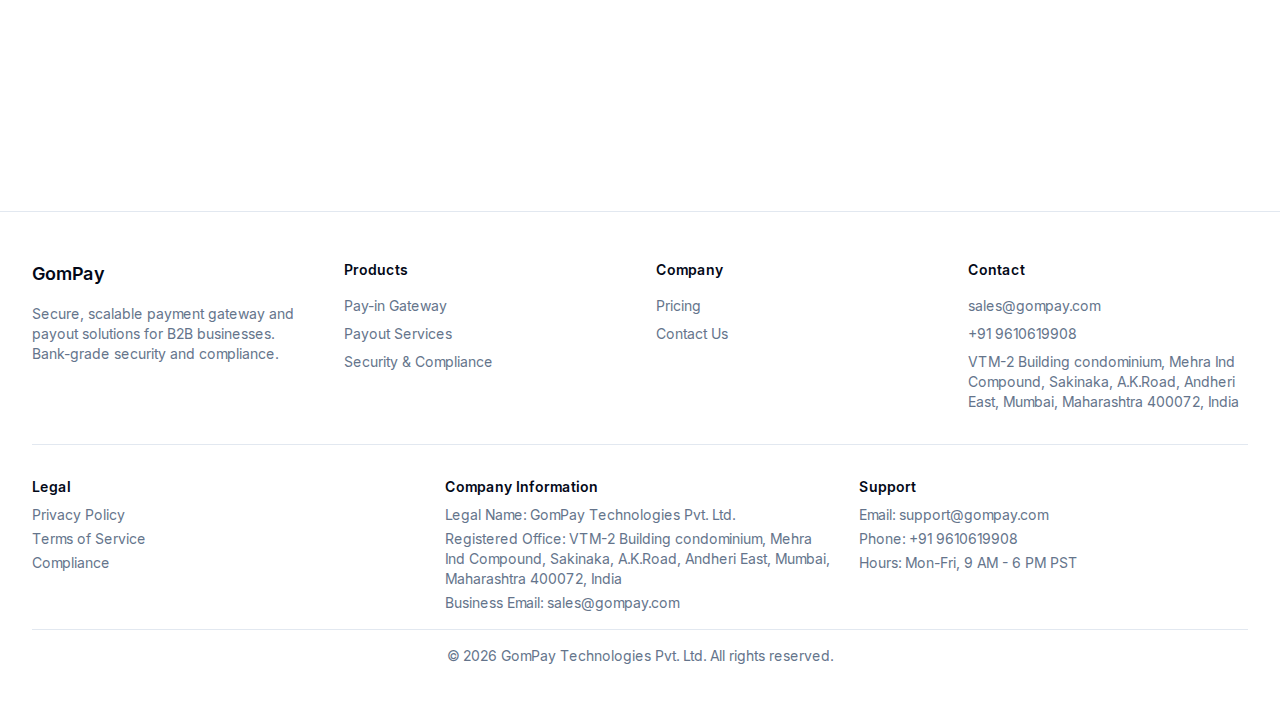
<file: pay-in/index.html>
<!DOCTYPE html><!--yHS3O3mnSljdhGaGxKEkJ--><html lang="en"><head><meta charSet="utf-8"/><meta name="viewport" content="width=device-width, initial-scale=1"/><link rel="preload" href="/_next/static/media/83afe278b6a6bb3c-s.p.3a6ba036.woff2" as="font" crossorigin="" type="font/woff2"/><link rel="preload" as="image" href="/logo-t.png"/><link rel="stylesheet" href="/_next/static/chunks/ebf3b8f239ce06d0.css" data-precedence="next"/><link rel="preload" as="script" fetchPriority="low" href="/_next/static/chunks/424ba3e0355db417.js"/><script src="/_next/static/chunks/7f4bddc446dabda5.js" async=""></script><script src="/_next/static/chunks/30ea11065999f7ac.js" async=""></script><script src="/_next/static/chunks/a41c2cc7b3c1e5a2.js" async=""></script><script src="/_next/static/chunks/turbopack-b8442734b78e6e5e.js" async=""></script><script src="/_next/static/chunks/54f094818e39ea8e.js" async=""></script><script src="/_next/static/chunks/4e2541f1f095bad1.js" async=""></script><script src="/_next/static/chunks/17f3e20ca37f1fef.js" async=""></script><script src="/_next/static/chunks/fc4c34bcab399184.js" async=""></script><script src="/_next/static/chunks/4cad6576d18b2ab6.js" async=""></script><script src="/_next/static/chunks/8dc5ae31f0a6f32d.js" async=""></script><meta name="next-size-adjust" content=""/><title>GomPay - Enterprise Payment Gateway &amp; Payout Services</title><meta name="description" content="Secure, scalable payment gateway and payout solutions for B2B businesses. Bank-grade security and compliance."/><meta name="author" content="Mewaram Kansodiya (Akash Choudhary)"/><meta name="keywords" content="payment gateway, payout services, B2B payments, fintech, payment processing"/><meta name="creator" content="Mewaram Kansodiya (Akash Choudhary)"/><meta name="author" content="Mewaram Kansodiya (Akash Choudhary)"/><meta name="designer" content="Mewaram Kansodiya (Akash Choudhary)"/><meta name="developer" content="Mewaram Kansodiya (Akash Choudhary)"/><script src="/_next/static/chunks/a6dad97d9634a72d.js" noModule=""></script></head><body class="inter_5972bc34-module__OU16Qa__className"><div hidden=""><!--$--><!--/$--></div><div class="min-h-screen flex flex-col"><nav class="sticky top-0 z-50 w-full border-b bg-background/95 backdrop-blur supports-[backdrop-filter]:bg-background/60"><div class="container mx-auto px-4 sm:px-6 lg:px-8"><div class="flex h-16 items-center justify-between"><a class="flex items-center space-x-2" href="/"><img alt="GomPay" width="120" height="40" decoding="async" data-nimg="1" class="h-8 w-auto" style="color:transparent" src="/logo-t.png"/></a><div class="hidden md:flex md:items-center md:space-x-6"><a class="text-sm font-medium text-foreground/80 hover:text-foreground transition-colors" href="/pay-in/">Pay-in</a><a class="text-sm font-medium text-foreground/80 hover:text-foreground transition-colors" href="/payouts/">Payouts</a><a class="text-sm font-medium text-foreground/80 hover:text-foreground transition-colors" href="/security/">Security</a><a class="text-sm font-medium text-foreground/80 hover:text-foreground transition-colors" href="/pricing/">Pricing</a><a href="/contact/"><button class="inline-flex items-center justify-center whitespace-nowrap text-sm font-medium ring-offset-background transition-colors focus-visible:outline-none focus-visible:ring-2 focus-visible:ring-ring focus-visible:ring-offset-2 disabled:pointer-events-none disabled:opacity-50 bg-primary text-primary-foreground hover:bg-primary/90 h-9 rounded-md px-3">Request Demo</button></a></div><button class="md:hidden" aria-label="Toggle menu"><svg xmlns="http://www.w3.org/2000/svg" width="24" height="24" viewBox="0 0 24 24" fill="none" stroke="currentColor" stroke-width="2" stroke-linecap="round" stroke-linejoin="round" class="lucide lucide-menu h-6 w-6"><line x1="4" x2="20" y1="12" y2="12"></line><line x1="4" x2="20" y1="6" y2="6"></line><line x1="4" x2="20" y1="18" y2="18"></line></svg></button></div></div></nav><section class="relative py-20 md:py-32 bg-gradient-to-b from-background to-primary/5"><div class="container mx-auto px-4 sm:px-6 lg:px-8"><div class="max-w-4xl mx-auto text-center space-y-6" style="opacity:0;transform:translateY(8px)"><h1 class="text-4xl md:text-6xl font-bold tracking-tight">Payment Gateway<span class="block text-primary mt-2">Accept Payments Seamlessly</span></h1><p class="text-xl md:text-2xl text-muted-foreground max-w-2xl mx-auto">High-converting payment gateway with support for multiple payment methods, real-time reconciliation, and enterprise-grade security.</p></div></div></section><section class="py-16 md:py-24 bg-background" style="opacity:0;transform:translateY(12px)"><div class="container mx-auto px-4 sm:px-6 lg:px-8"><div class="max-w-3xl mx-auto text-center space-y-8 mb-12"><h2 class="text-3xl md:text-4xl font-bold">Supported Payment Methods</h2><p class="text-lg text-muted-foreground">Accept payments from your customers through their preferred payment method. One integration, multiple options.</p></div><div class="grid grid-cols-1 md:grid-cols-3 gap-6 max-w-5xl mx-auto"><div style="opacity:0;transform:translateY(12px)"><div style="box-shadow:0 1px 2px 0 rgb(0 0 0 / 0.05);border-color:hsl(var(--border))"><div class="rounded-lg border bg-card text-card-foreground shadow-sm h-full transition-shadow"><div class="flex flex-col space-y-1.5 p-6"><div class="mb-4 text-primary"><svg xmlns="http://www.w3.org/2000/svg" width="24" height="24" viewBox="0 0 24 24" fill="none" stroke="currentColor" stroke-width="2" stroke-linecap="round" stroke-linejoin="round" class="lucide lucide-credit-card h-8 w-8"><rect width="20" height="14" x="2" y="5" rx="2"></rect><line x1="2" x2="22" y1="10" y2="10"></line></svg></div><h3 class="font-semibold tracking-tight text-xl">Credit &amp; Debit Cards</h3></div><div class="p-6 pt-0"><p class="text-muted-foreground text-base">Accept all major credit and debit cards (Visa, Mastercard, RuPay) with 3D Secure authentication for enhanced security.</p></div></div></div></div><div style="opacity:0;transform:translateY(12px)"><div style="box-shadow:0 1px 2px 0 rgb(0 0 0 / 0.05);border-color:hsl(var(--border))"><div class="rounded-lg border bg-card text-card-foreground shadow-sm h-full transition-shadow"><div class="flex flex-col space-y-1.5 p-6"><div class="mb-4 text-primary"><svg xmlns="http://www.w3.org/2000/svg" width="24" height="24" viewBox="0 0 24 24" fill="none" stroke="currentColor" stroke-width="2" stroke-linecap="round" stroke-linejoin="round" class="lucide lucide-zap h-8 w-8"><path d="M4 14a1 1 0 0 1-.78-1.63l9.9-10.2a.5.5 0 0 1 .86.46l-1.92 6.02A1 1 0 0 0 13 10h7a1 1 0 0 1 .78 1.63l-9.9 10.2a.5.5 0 0 1-.86-.46l1.92-6.02A1 1 0 0 0 11 14z"></path></svg></div><h3 class="font-semibold tracking-tight text-xl">UPI Payments</h3></div><div class="p-6 pt-0"><p class="text-muted-foreground text-base">Fast and secure UPI payments with support for all major UPI apps. Instant confirmation and real-time notifications.</p></div></div></div></div><div style="opacity:0;transform:translateY(12px)"><div style="box-shadow:0 1px 2px 0 rgb(0 0 0 / 0.05);border-color:hsl(var(--border))"><div class="rounded-lg border bg-card text-card-foreground shadow-sm h-full transition-shadow"><div class="flex flex-col space-y-1.5 p-6"><div class="mb-4 text-primary"><svg xmlns="http://www.w3.org/2000/svg" width="24" height="24" viewBox="0 0 24 24" fill="none" stroke="currentColor" stroke-width="2" stroke-linecap="round" stroke-linejoin="round" class="lucide lucide-globe h-8 w-8"><circle cx="12" cy="12" r="10"></circle><path d="M12 2a14.5 14.5 0 0 0 0 20 14.5 14.5 0 0 0 0-20"></path><path d="M2 12h20"></path></svg></div><h3 class="font-semibold tracking-tight text-xl">Net Banking</h3></div><div class="p-6 pt-0"><p class="text-muted-foreground text-base">Support for 100+ banks with seamless net banking integration. Customers can pay directly from their bank accounts.</p></div></div></div></div></div></div></section><section class="py-16 md:py-24 bg-primary/5" style="opacity:0;transform:translateY(12px)"><div class="container mx-auto px-4 sm:px-6 lg:px-8"><div class="max-w-3xl mx-auto text-center space-y-8 mb-12"><h2 class="text-3xl md:text-4xl font-bold">Key Features</h2><p class="text-lg text-muted-foreground">Everything you need to accept payments efficiently and scale your business.</p></div><div class="grid grid-cols-1 md:grid-cols-2 lg:grid-cols-3 gap-6 max-w-6xl mx-auto"><div style="opacity:0;transform:translateY(12px)"><div style="box-shadow:0 1px 2px 0 rgb(0 0 0 / 0.05);border-color:hsl(var(--border))"><div class="rounded-lg border bg-card text-card-foreground shadow-sm h-full transition-shadow"><div class="flex flex-col space-y-1.5 p-6"><div class="mb-4 text-primary"><svg xmlns="http://www.w3.org/2000/svg" width="24" height="24" viewBox="0 0 24 24" fill="none" stroke="currentColor" stroke-width="2" stroke-linecap="round" stroke-linejoin="round" class="lucide lucide-trending-up h-8 w-8"><polyline points="22 7 13.5 15.5 8.5 10.5 2 17"></polyline><polyline points="16 7 22 7 22 13"></polyline></svg></div><h3 class="font-semibold tracking-tight text-xl">High Success Rates</h3></div><div class="p-6 pt-0"><p class="text-muted-foreground text-base">Optimized payment routing and intelligent retry logic ensure maximum transaction success with minimal customer friction.</p></div></div></div></div><div style="opacity:0;transform:translateY(12px)"><div style="box-shadow:0 1px 2px 0 rgb(0 0 0 / 0.05);border-color:hsl(var(--border))"><div class="rounded-lg border bg-card text-card-foreground shadow-sm h-full transition-shadow"><div class="flex flex-col space-y-1.5 p-6"><div class="mb-4 text-primary"><svg xmlns="http://www.w3.org/2000/svg" width="24" height="24" viewBox="0 0 24 24" fill="none" stroke="currentColor" stroke-width="2" stroke-linecap="round" stroke-linejoin="round" class="lucide lucide-circle-check h-8 w-8"><circle cx="12" cy="12" r="10"></circle><path d="m9 12 2 2 4-4"></path></svg></div><h3 class="font-semibold tracking-tight text-xl">Real-time Reconciliation</h3></div><div class="p-6 pt-0"><p class="text-muted-foreground text-base">Automated reconciliation with detailed transaction logs. Match payments instantly and reduce manual effort.</p></div></div></div></div><div style="opacity:0;transform:translateY(12px)"><div style="box-shadow:0 1px 2px 0 rgb(0 0 0 / 0.05);border-color:hsl(var(--border))"><div class="rounded-lg border bg-card text-card-foreground shadow-sm h-full transition-shadow"><div class="flex flex-col space-y-1.5 p-6"><div class="mb-4 text-primary"><svg xmlns="http://www.w3.org/2000/svg" width="24" height="24" viewBox="0 0 24 24" fill="none" stroke="currentColor" stroke-width="2" stroke-linecap="round" stroke-linejoin="round" class="lucide lucide-arrow-right h-8 w-8"><path d="M5 12h14"></path><path d="m12 5 7 7-7 7"></path></svg></div><h3 class="font-semibold tracking-tight text-xl">Easy Refunds</h3></div><div class="p-6 pt-0"><p class="text-muted-foreground text-base">Process full or partial refunds instantly through our dashboard or API. Comprehensive audit trails included.</p></div></div></div></div><div style="opacity:0;transform:translateY(12px)"><div style="box-shadow:0 1px 2px 0 rgb(0 0 0 / 0.05);border-color:hsl(var(--border))"><div class="rounded-lg border bg-card text-card-foreground shadow-sm h-full transition-shadow"><div class="flex flex-col space-y-1.5 p-6"><div class="mb-4 text-primary"><svg xmlns="http://www.w3.org/2000/svg" width="24" height="24" viewBox="0 0 24 24" fill="none" stroke="currentColor" stroke-width="2" stroke-linecap="round" stroke-linejoin="round" class="lucide lucide-webhook h-8 w-8"><path d="M18 16.98h-5.99c-1.1 0-1.95.94-2.48 1.9A4 4 0 0 1 2 17c.01-.7.2-1.4.57-2"></path><path d="m6 17 3.13-5.78c.53-.97.1-2.18-.5-3.1a4 4 0 1 1 6.89-4.06"></path><path d="m12 6 3.13 5.73C15.66 12.7 16.9 13 18 13a4 4 0 0 1 0 8"></path></svg></div><h3 class="font-semibold tracking-tight text-xl">Webhook Integration</h3></div><div class="p-6 pt-0"><p class="text-muted-foreground text-base">Real-time event notifications for payments, refunds, and failures. Secure webhook delivery with retry logic.</p></div></div></div></div><div style="opacity:0;transform:translateY(12px)"><div style="box-shadow:0 1px 2px 0 rgb(0 0 0 / 0.05);border-color:hsl(var(--border))"><div class="rounded-lg border bg-card text-card-foreground shadow-sm h-full transition-shadow"><div class="flex flex-col space-y-1.5 p-6"><div class="mb-4 text-primary"><svg xmlns="http://www.w3.org/2000/svg" width="24" height="24" viewBox="0 0 24 24" fill="none" stroke="currentColor" stroke-width="2" stroke-linecap="round" stroke-linejoin="round" class="lucide lucide-shield h-8 w-8"><path d="M20 13c0 5-3.5 7.5-7.66 8.95a1 1 0 0 1-.67-.01C7.5 20.5 4 18 4 13V6a1 1 0 0 1 1-1c2 0 4.5-1.2 6.24-2.72a1.17 1.17 0 0 1 1.52 0C14.51 3.81 17 5 19 5a1 1 0 0 1 1 1z"></path></svg></div><h3 class="font-semibold tracking-tight text-xl">PCI DSS Compliant</h3></div><div class="p-6 pt-0"><p class="text-muted-foreground text-base">Bank-grade security with PCI DSS Level 1 compliance. Tokenization and encryption protect sensitive data.</p></div></div></div></div><div style="opacity:0;transform:translateY(12px)"><div style="box-shadow:0 1px 2px 0 rgb(0 0 0 / 0.05);border-color:hsl(var(--border))"><div class="rounded-lg border bg-card text-card-foreground shadow-sm h-full transition-shadow"><div class="flex flex-col space-y-1.5 p-6"><div class="mb-4 text-primary"><svg xmlns="http://www.w3.org/2000/svg" width="24" height="24" viewBox="0 0 24 24" fill="none" stroke="currentColor" stroke-width="2" stroke-linecap="round" stroke-linejoin="round" class="lucide lucide-chart-column h-8 w-8"><path d="M3 3v16a2 2 0 0 0 2 2h16"></path><path d="M18 17V9"></path><path d="M13 17V5"></path><path d="M8 17v-3"></path></svg></div><h3 class="font-semibold tracking-tight text-xl">Analytics &amp; Reporting</h3></div><div class="p-6 pt-0"><p class="text-muted-foreground text-base">Comprehensive dashboard with insights into transaction volumes, success rates, revenue trends, and customer behavior.</p></div></div></div></div><div style="opacity:0;transform:translateY(12px)"><div style="box-shadow:0 1px 2px 0 rgb(0 0 0 / 0.05);border-color:hsl(var(--border))"><div class="rounded-lg border bg-card text-card-foreground shadow-sm h-full transition-shadow"><div class="flex flex-col space-y-1.5 p-6"><div class="mb-4 text-primary"><svg xmlns="http://www.w3.org/2000/svg" width="24" height="24" viewBox="0 0 24 24" fill="none" stroke="currentColor" stroke-width="2" stroke-linecap="round" stroke-linejoin="round" class="lucide lucide-receipt h-8 w-8"><path d="M4 2v20l2-1 2 1 2-1 2 1 2-1 2 1 2-1 2 1V2l-2 1-2-1-2 1-2-1-2 1-2-1-2 1Z"></path><path d="M16 8h-6a2 2 0 1 0 0 4h4a2 2 0 1 1 0 4H8"></path><path d="M12 17.5v-11"></path></svg></div><h3 class="font-semibold tracking-tight text-xl">Automated Invoicing</h3></div><div class="p-6 pt-0"><p class="text-muted-foreground text-base">Generate and send invoices automatically. Support for GST-compliant invoices with customizable templates.</p></div></div></div></div><div style="opacity:0;transform:translateY(12px)"><div style="box-shadow:0 1px 2px 0 rgb(0 0 0 / 0.05);border-color:hsl(var(--border))"><div class="rounded-lg border bg-card text-card-foreground shadow-sm h-full transition-shadow"><div class="flex flex-col space-y-1.5 p-6"><div class="mb-4 text-primary"><svg xmlns="http://www.w3.org/2000/svg" width="24" height="24" viewBox="0 0 24 24" fill="none" stroke="currentColor" stroke-width="2" stroke-linecap="round" stroke-linejoin="round" class="lucide lucide-globe h-8 w-8"><circle cx="12" cy="12" r="10"></circle><path d="M12 2a14.5 14.5 0 0 0 0 20 14.5 14.5 0 0 0 0-20"></path><path d="M2 12h20"></path></svg></div><h3 class="font-semibold tracking-tight text-xl">Multi-currency Support</h3></div><div class="p-6 pt-0"><p class="text-muted-foreground text-base">Accept payments in multiple currencies with automatic conversion and settlement in your preferred currency.</p></div></div></div></div><div style="opacity:0;transform:translateY(12px)"><div style="box-shadow:0 1px 2px 0 rgb(0 0 0 / 0.05);border-color:hsl(var(--border))"><div class="rounded-lg border bg-card text-card-foreground shadow-sm h-full transition-shadow"><div class="flex flex-col space-y-1.5 p-6"><div class="mb-4 text-primary"><svg xmlns="http://www.w3.org/2000/svg" width="24" height="24" viewBox="0 0 24 24" fill="none" stroke="currentColor" stroke-width="2" stroke-linecap="round" stroke-linejoin="round" class="lucide lucide-zap h-8 w-8"><path d="M4 14a1 1 0 0 1-.78-1.63l9.9-10.2a.5.5 0 0 1 .86.46l-1.92 6.02A1 1 0 0 0 13 10h7a1 1 0 0 1 .78 1.63l-9.9 10.2a.5.5 0 0 1-.86-.46l1.92-6.02A1 1 0 0 0 11 14z"></path></svg></div><h3 class="font-semibold tracking-tight text-xl">Fast Integration</h3></div><div class="p-6 pt-0"><p class="text-muted-foreground text-base">Developer-friendly APIs with comprehensive documentation, SDKs, and code samples. Go live in days, not months.</p></div></div></div></div></div></div></section><section class="py-16 md:py-24 bg-background" style="opacity:0;transform:translateY(12px)"><div class="container mx-auto px-4 sm:px-6 lg:px-8"><div class="max-w-3xl mx-auto text-center space-y-8 mb-12"><h2 class="text-3xl md:text-4xl font-bold">Business Benefits</h2><p class="text-lg text-muted-foreground">Why leading businesses choose our payment gateway.</p></div><div class="grid grid-cols-1 md:grid-cols-2 gap-8 max-w-4xl mx-auto"><div class="space-y-4" style="opacity:0;transform:translateX(-20px)"><h3 class="text-xl font-semibold">Increase Revenue</h3><p class="text-muted-foreground">Higher payment success rates mean fewer abandoned transactions and more completed sales. Our optimized routing ensures customers can pay when they want to.</p></div><div class="space-y-4" style="opacity:0;transform:translateX(20px)"><h3 class="text-xl font-semibold">Reduce Operational Costs</h3><p class="text-muted-foreground">Automated reconciliation and reporting eliminate manual work. Focus on growing your business instead of managing payments.</p></div><div class="space-y-4" style="opacity:0;transform:translateX(-20px)"><h3 class="text-xl font-semibold">Improve Customer Experience</h3><p class="text-muted-foreground">Fast, secure checkout with multiple payment options. Customers can pay how they prefer, leading to higher satisfaction and repeat purchases.</p></div><div class="space-y-4" style="opacity:0;transform:translateX(20px)"><h3 class="text-xl font-semibold">Scale with Confidence</h3><p class="text-muted-foreground">Our infrastructure handles millions of transactions. Start small and scale to enterprise volumes without worrying about capacity.</p></div></div></div></section><section class="py-16 md:py-24 bg-primary/5" style="opacity:0;transform:translateY(12px)"><div class="container mx-auto px-4 sm:px-6 lg:px-8"><div class="max-w-3xl mx-auto text-center space-y-8 mb-12"><h2 class="text-3xl md:text-4xl font-bold">Operational Features</h2><p class="text-lg text-muted-foreground">Detailed capabilities that ensure smooth payment operations for your business.</p></div><div class="grid grid-cols-1 md:grid-cols-2 gap-6 max-w-5xl mx-auto"><div class="p-6 border rounded-lg bg-background" style="opacity:0;transform:translateY(20px)"><h3 class="text-lg font-semibold mb-3">Intelligent Retry Logic</h3><p class="text-sm text-muted-foreground">Automatic retry mechanism for failed transactions with exponential backoff. Configurable retry policies based on failure type and payment method. Reduces manual intervention and improves success rates.</p></div><div class="p-6 border rounded-lg bg-background" style="opacity:0;transform:translateY(20px)"><h3 class="text-lg font-semibold mb-3">Webhook Notifications</h3><p class="text-sm text-muted-foreground">Real-time event notifications for payment status changes, refunds, and settlements. Secure webhook delivery with retry logic and signature verification. Configure multiple endpoints for redundancy.</p></div><div class="p-6 border rounded-lg bg-background" style="opacity:0;transform:translateY(20px)"><h3 class="text-lg font-semibold mb-3">Reconciliation Support</h3><p class="text-sm text-muted-foreground">Automated transaction matching with your internal records. Detailed transaction logs with timestamps, status, and metadata. Export capabilities for accounting and audit purposes.</p></div><div class="p-6 border rounded-lg bg-background" style="opacity:0;transform:translateY(20px)"><h3 class="text-lg font-semibold mb-3">Refund Handling</h3><p class="text-sm text-muted-foreground">Process full or partial refunds instantly through API or dashboard. Automatic customer notifications and status updates. Comprehensive refund history and reporting.</p></div><div class="p-6 border rounded-lg bg-background" style="opacity:0;transform:translateY(20px)"><h3 class="text-lg font-semibold mb-3">Payment Method Routing</h3><p class="text-sm text-muted-foreground">Intelligent routing to optimize success rates based on transaction amount, customer history, and payment method availability. Fallback mechanisms ensure maximum payment acceptance.</p></div><div class="p-6 border rounded-lg bg-background" style="opacity:0;transform:translateY(20px)"><h3 class="text-lg font-semibold mb-3">Fraud Detection</h3><p class="text-sm text-muted-foreground">Built-in fraud detection and risk scoring. Configurable rules and thresholds. Real-time alerts for suspicious transactions. Integration with third-party fraud prevention tools.</p></div></div></div></section><section class="py-16 md:py-24 bg-background" style="opacity:0;transform:translateY(12px)"><div class="container mx-auto px-4 sm:px-6 lg:px-8"><div class="max-w-3xl mx-auto text-center space-y-8 mb-12"><h2 class="text-3xl md:text-4xl font-bold">Failure &amp; Risk Handling</h2><p class="text-lg text-muted-foreground">We handle payment failures transparently and keep you informed at every step.</p></div><div class="max-w-4xl mx-auto space-y-8"><div class="space-y-4" style="opacity:0;transform:translateY(20px)"><h3 class="text-xl font-semibold">What Happens When a Transaction Fails</h3><div class="space-y-3 text-muted-foreground"><p>When a payment fails, our system immediately analyzes the failure reason and determines the best course of action. Common failures include insufficient funds, network issues, or bank declines.</p><p>For eligible failures, we automatically retry the transaction using intelligent retry logic. The retry schedule considers the failure type, payment method, and transaction amount to maximize success while avoiding unnecessary attempts.</p></div></div><div class="space-y-4" style="opacity:0;transform:translateY(20px)"><h3 class="text-xl font-semibold">Status Tracking &amp; Notifications</h3><div class="space-y-3 text-muted-foreground"><p>Every transaction status change triggers a webhook notification to your configured endpoints. You receive real-time updates for successful payments, failures, retries, and refunds.</p><p>Our dashboard provides detailed transaction history with status timelines, failure reasons, and retry attempts. You can also query transaction status via API for programmatic handling.</p></div></div><div class="space-y-4" style="opacity:0;transform:translateY(20px)"><h3 class="text-xl font-semibold">Staying Informed</h3><div class="space-y-3 text-muted-foreground"><p>Beyond webhooks, you can configure email alerts for critical events, set up monitoring dashboards, and receive daily transaction summaries. Our support team proactively monitors high-value transactions and reaches out if intervention is needed.</p><p>For enterprise customers, we provide dedicated account managers who help you understand failure patterns, optimize retry policies, and improve overall payment success rates.</p></div></div></div></div></section><section class="py-16 md:py-24 bg-primary/5" style="opacity:0;transform:translateY(12px)"><div class="container mx-auto px-4 sm:px-6 lg:px-8"><div class="max-w-3xl mx-auto text-center space-y-6"><h2 class="text-3xl md:text-4xl font-bold">Ready to Accept Payments?</h2><p class="text-lg text-muted-foreground">Get started with our payment gateway and start accepting payments from your customers today.</p><div class="flex flex-col sm:flex-row gap-4 justify-center"><a href="/contact/"><div class="inline-block" tabindex="0" style="transform:none"><button class="inline-flex items-center justify-center whitespace-nowrap text-sm font-medium ring-offset-background transition-colors focus-visible:outline-none focus-visible:ring-2 focus-visible:ring-ring focus-visible:ring-offset-2 disabled:pointer-events-none disabled:opacity-50 bg-primary text-primary-foreground hover:bg-primary/90 h-11 rounded-md px-8 w-full sm:w-auto">Request Demo</button></div></a></div></div></div></section><footer class="border-t bg-background"><div class="container mx-auto px-4 sm:px-6 lg:px-8 py-12"><div class="grid grid-cols-1 md:grid-cols-4 gap-8"><div class="space-y-4"><h3 class="text-lg font-semibold">GomPay</h3><p class="text-sm text-muted-foreground">Secure, scalable payment gateway and payout solutions for B2B businesses. Bank-grade security and compliance.</p></div><div class="space-y-4"><h4 class="text-sm font-semibold">Products</h4><ul class="space-y-2 text-sm text-muted-foreground"><li><a class="hover:text-foreground transition-colors" href="/pay-in/">Pay-in Gateway</a></li><li><a class="hover:text-foreground transition-colors" href="/payouts/">Payout Services</a></li><li><a class="hover:text-foreground transition-colors" href="/security/">Security &amp; Compliance</a></li></ul></div><div class="space-y-4"><h4 class="text-sm font-semibold">Company</h4><ul class="space-y-2 text-sm text-muted-foreground"><li><a class="hover:text-foreground transition-colors" href="/pricing/">Pricing</a></li><li><a class="hover:text-foreground transition-colors" href="/contact/">Contact Us</a></li></ul></div><div class="space-y-4"><h4 class="text-sm font-semibold">Contact</h4><ul class="space-y-2 text-sm text-muted-foreground"><li>sales@gompay.com</li><li>+91 9610619908</li><li>VTM-2 Building condominium, Mehra Ind Compound, Sakinaka, A.K.Road, Andheri East, Mumbai, Maharashtra 400072, India</li></ul></div></div><div class="mt-8 pt-8 border-t space-y-4"><div class="grid grid-cols-1 md:grid-cols-3 gap-6 text-sm text-muted-foreground"><div><p class="font-semibold text-foreground mb-2">Legal</p><ul class="space-y-1"><li><a class="hover:text-foreground transition-colors" href="#">Privacy Policy</a></li><li><a class="hover:text-foreground transition-colors" href="#">Terms of Service</a></li><li><a class="hover:text-foreground transition-colors" href="#">Compliance</a></li></ul></div><div><p class="font-semibold text-foreground mb-2">Company Information</p><ul class="space-y-1"><li>Legal Name: <!-- -->GomPay<!-- --> Technologies Pvt. Ltd.</li><li>Registered Office: <!-- -->VTM-2 Building condominium, Mehra Ind Compound, Sakinaka, A.K.Road, Andheri East, Mumbai, Maharashtra 400072, India</li><li>Business Email: <!-- -->sales@gompay.com</li></ul></div><div><p class="font-semibold text-foreground mb-2">Support</p><ul class="space-y-1"><li>Email: <!-- -->support@gompay.com</li><li>Phone: <!-- -->+91 9610619908</li><li>Hours: <!-- -->Mon-Fri, 9 AM - 6 PM PST</li></ul></div></div><div class="text-center text-sm text-muted-foreground pt-4 border-t"><p>© <!-- -->2025<!-- --> <!-- -->GomPay<!-- --> Technologies Pvt. Ltd. All rights reserved.</p></div></div></div></footer></div><!--$--><!--/$--><script src="/_next/static/chunks/424ba3e0355db417.js" id="_R_" async=""></script><script>(self.__next_f=self.__next_f||[]).push([0])</script><script>self.__next_f.push([1,"1:\"$Sreact.fragment\"\n2:I[39756,[\"/_next/static/chunks/54f094818e39ea8e.js\",\"/_next/static/chunks/4e2541f1f095bad1.js\"],\"default\"]\n3:I[37457,[\"/_next/static/chunks/54f094818e39ea8e.js\",\"/_next/static/chunks/4e2541f1f095bad1.js\"],\"default\"]\n4:I[36768,[\"/_next/static/chunks/17f3e20ca37f1fef.js\",\"/_next/static/chunks/fc4c34bcab399184.js\"],\"default\"]\n5:I[47257,[\"/_next/static/chunks/54f094818e39ea8e.js\",\"/_next/static/chunks/4e2541f1f095bad1.js\"],\"ClientPageRoot\"]\n6:I[26853,[\"/_next/static/chunks/4cad6576d18b2ab6.js\",\"/_next/static/chunks/8dc5ae31f0a6f32d.js\",\"/_next/static/chunks/fc4c34bcab399184.js\"],\"default\"]\n9:I[97367,[\"/_next/static/chunks/54f094818e39ea8e.js\",\"/_next/static/chunks/4e2541f1f095bad1.js\"],\"OutletBoundary\"]\na:\"$Sreact.suspense\"\nc:I[97367,[\"/_next/static/chunks/54f094818e39ea8e.js\",\"/_next/static/chunks/4e2541f1f095bad1.js\"],\"ViewportBoundary\"]\ne:I[97367,[\"/_next/static/chunks/54f094818e39ea8e.js\",\"/_next/static/chunks/4e2541f1f095bad1.js\"],\"MetadataBoundary\"]\n10:I[53348,[\"/_next/static/chunks/54f094818e39ea8e.js\",\"/_next/static/chunks/4e2541f1f095bad1.js\"],\"default\"]\n:HL[\"/_next/static/chunks/ebf3b8f239ce06d0.css\",\"style\"]\n:HL[\"/_next/static/media/83afe278b6a6bb3c-s.p.3a6ba036.woff2\",\"font\",{\"crossOrigin\":\"\",\"type\":\"font/woff2\"}]\n"])</script><script>self.__next_f.push([1,"0:{\"P\":null,\"b\":\"yHS3O3mnSljdhGaGxKEkJ\",\"c\":[\"\",\"pay-in\",\"\"],\"q\":\"\",\"i\":false,\"f\":[[[\"\",{\"children\":[\"pay-in\",{\"children\":[\"__PAGE__\",{}]}]},\"$undefined\",\"$undefined\",true],[[\"$\",\"$1\",\"c\",{\"children\":[[[\"$\",\"link\",\"0\",{\"rel\":\"stylesheet\",\"href\":\"/_next/static/chunks/ebf3b8f239ce06d0.css\",\"precedence\":\"next\",\"crossOrigin\":\"$undefined\",\"nonce\":\"$undefined\"}]],[\"$\",\"html\",null,{\"lang\":\"en\",\"children\":[\"$\",\"body\",null,{\"className\":\"inter_5972bc34-module__OU16Qa__className\",\"children\":[\"$\",\"$L2\",null,{\"parallelRouterKey\":\"children\",\"error\":\"$undefined\",\"errorStyles\":\"$undefined\",\"errorScripts\":\"$undefined\",\"template\":[\"$\",\"$L3\",null,{}],\"templateStyles\":\"$undefined\",\"templateScripts\":\"$undefined\",\"notFound\":[[\"$\",\"$L4\",null,{}],[]],\"forbidden\":\"$undefined\",\"unauthorized\":\"$undefined\"}]}]}]]}],{\"children\":[[\"$\",\"$1\",\"c\",{\"children\":[null,[\"$\",\"$L2\",null,{\"parallelRouterKey\":\"children\",\"error\":\"$undefined\",\"errorStyles\":\"$undefined\",\"errorScripts\":\"$undefined\",\"template\":[\"$\",\"$L3\",null,{}],\"templateStyles\":\"$undefined\",\"templateScripts\":\"$undefined\",\"notFound\":\"$undefined\",\"forbidden\":\"$undefined\",\"unauthorized\":\"$undefined\"}]]}],{\"children\":[[\"$\",\"$1\",\"c\",{\"children\":[[\"$\",\"$L5\",null,{\"Component\":\"$6\",\"serverProvidedParams\":{\"searchParams\":{},\"params\":{},\"promises\":[\"$@7\",\"$@8\"]}}],[[\"$\",\"script\",\"script-0\",{\"src\":\"/_next/static/chunks/4cad6576d18b2ab6.js\",\"async\":true,\"nonce\":\"$undefined\"}],[\"$\",\"script\",\"script-1\",{\"src\":\"/_next/static/chunks/8dc5ae31f0a6f32d.js\",\"async\":true,\"nonce\":\"$undefined\"}],[\"$\",\"script\",\"script-2\",{\"src\":\"/_next/static/chunks/fc4c34bcab399184.js\",\"async\":true,\"nonce\":\"$undefined\"}]],[\"$\",\"$L9\",null,{\"children\":[\"$\",\"$a\",null,{\"name\":\"Next.MetadataOutlet\",\"children\":\"$@b\"}]}]]}],{},null,false,false]},null,false,false]},null,false,false],[\"$\",\"$1\",\"h\",{\"children\":[null,[\"$\",\"$Lc\",null,{\"children\":\"$Ld\"}],[\"$\",\"div\",null,{\"hidden\":true,\"children\":[\"$\",\"$Le\",null,{\"children\":[\"$\",\"$a\",null,{\"name\":\"Next.Metadata\",\"children\":\"$Lf\"}]}]}],[\"$\",\"meta\",null,{\"name\":\"next-size-adjust\",\"content\":\"\"}]]}],false]],\"m\":\"$undefined\",\"G\":[\"$10\",[]],\"S\":true}\n"])</script><script>self.__next_f.push([1,"7:{}\n8:\"$0:f:0:1:1:children:1:children:0:props:children:0:props:serverProvidedParams:params\"\n"])</script><script>self.__next_f.push([1,"d:[[\"$\",\"meta\",\"0\",{\"charSet\":\"utf-8\"}],[\"$\",\"meta\",\"1\",{\"name\":\"viewport\",\"content\":\"width=device-width, initial-scale=1\"}]]\n"])</script><script>self.__next_f.push([1,"b:null\nf:[[\"$\",\"title\",\"0\",{\"children\":\"GomPay - Enterprise Payment Gateway \u0026 Payout Services\"}],[\"$\",\"meta\",\"1\",{\"name\":\"description\",\"content\":\"Secure, scalable payment gateway and payout solutions for B2B businesses. Bank-grade security and compliance.\"}],[\"$\",\"meta\",\"2\",{\"name\":\"author\",\"content\":\"Mewaram Kansodiya (Akash Choudhary)\"}],[\"$\",\"meta\",\"3\",{\"name\":\"keywords\",\"content\":\"payment gateway, payout services, B2B payments, fintech, payment processing\"}],[\"$\",\"meta\",\"4\",{\"name\":\"creator\",\"content\":\"Mewaram Kansodiya (Akash Choudhary)\"}],[\"$\",\"meta\",\"5\",{\"name\":\"author\",\"content\":\"Mewaram Kansodiya (Akash Choudhary)\"}],[\"$\",\"meta\",\"6\",{\"name\":\"designer\",\"content\":\"Mewaram Kansodiya (Akash Choudhary)\"}],[\"$\",\"meta\",\"7\",{\"name\":\"developer\",\"content\":\"Mewaram Kansodiya (Akash Choudhary)\"}]]\n"])</script></body></html>
</file>
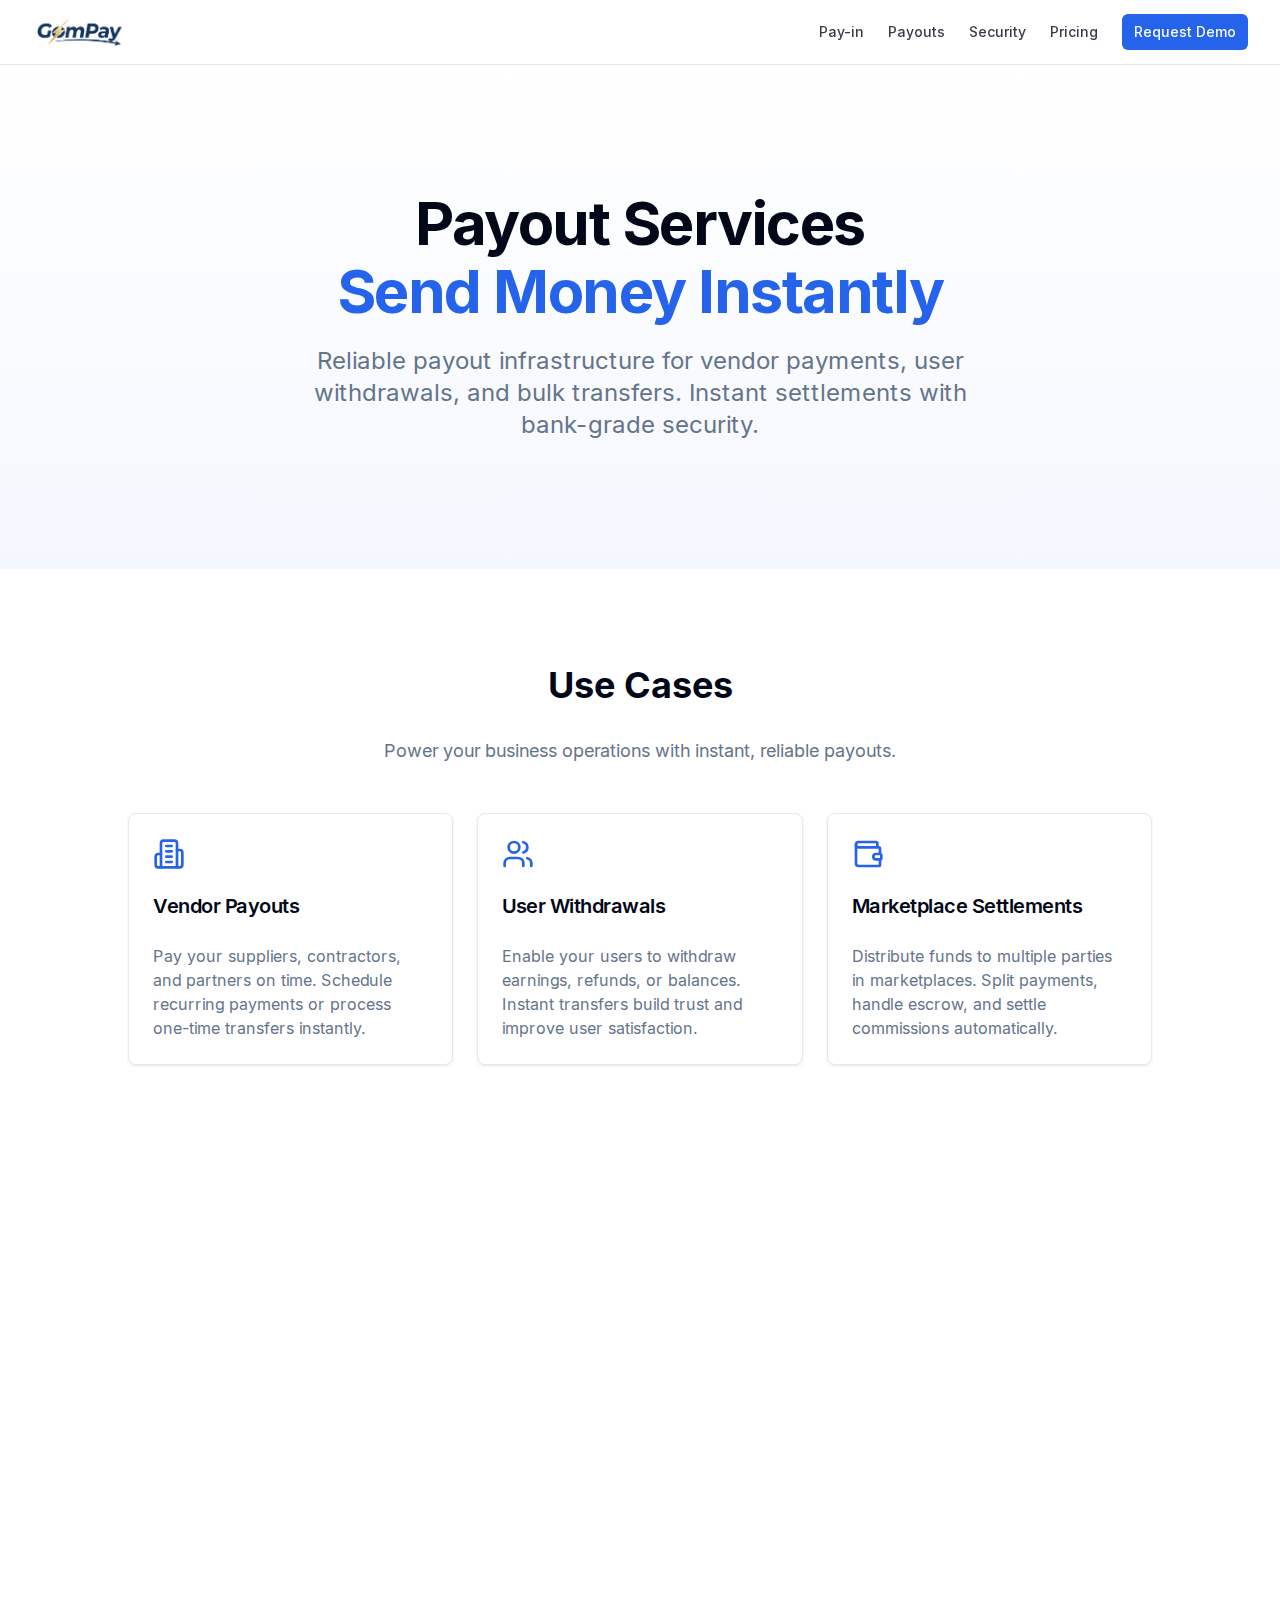
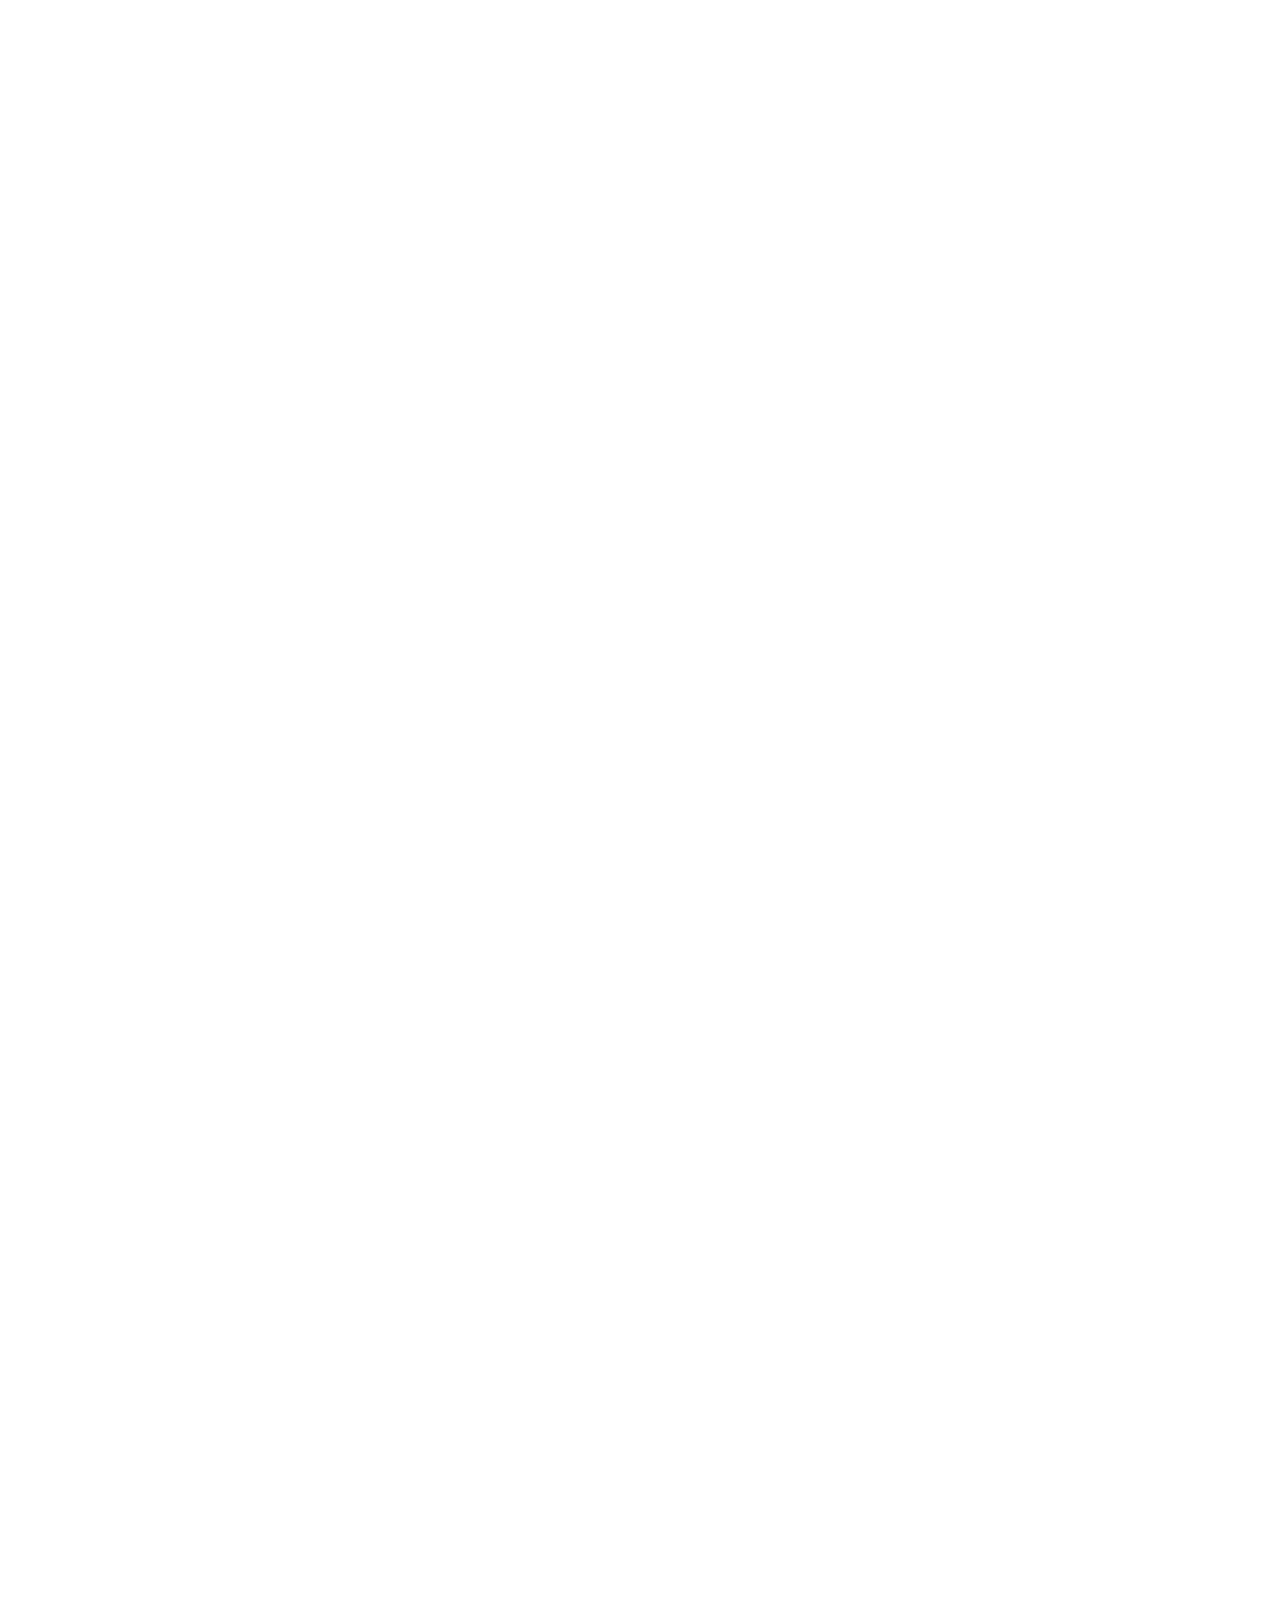
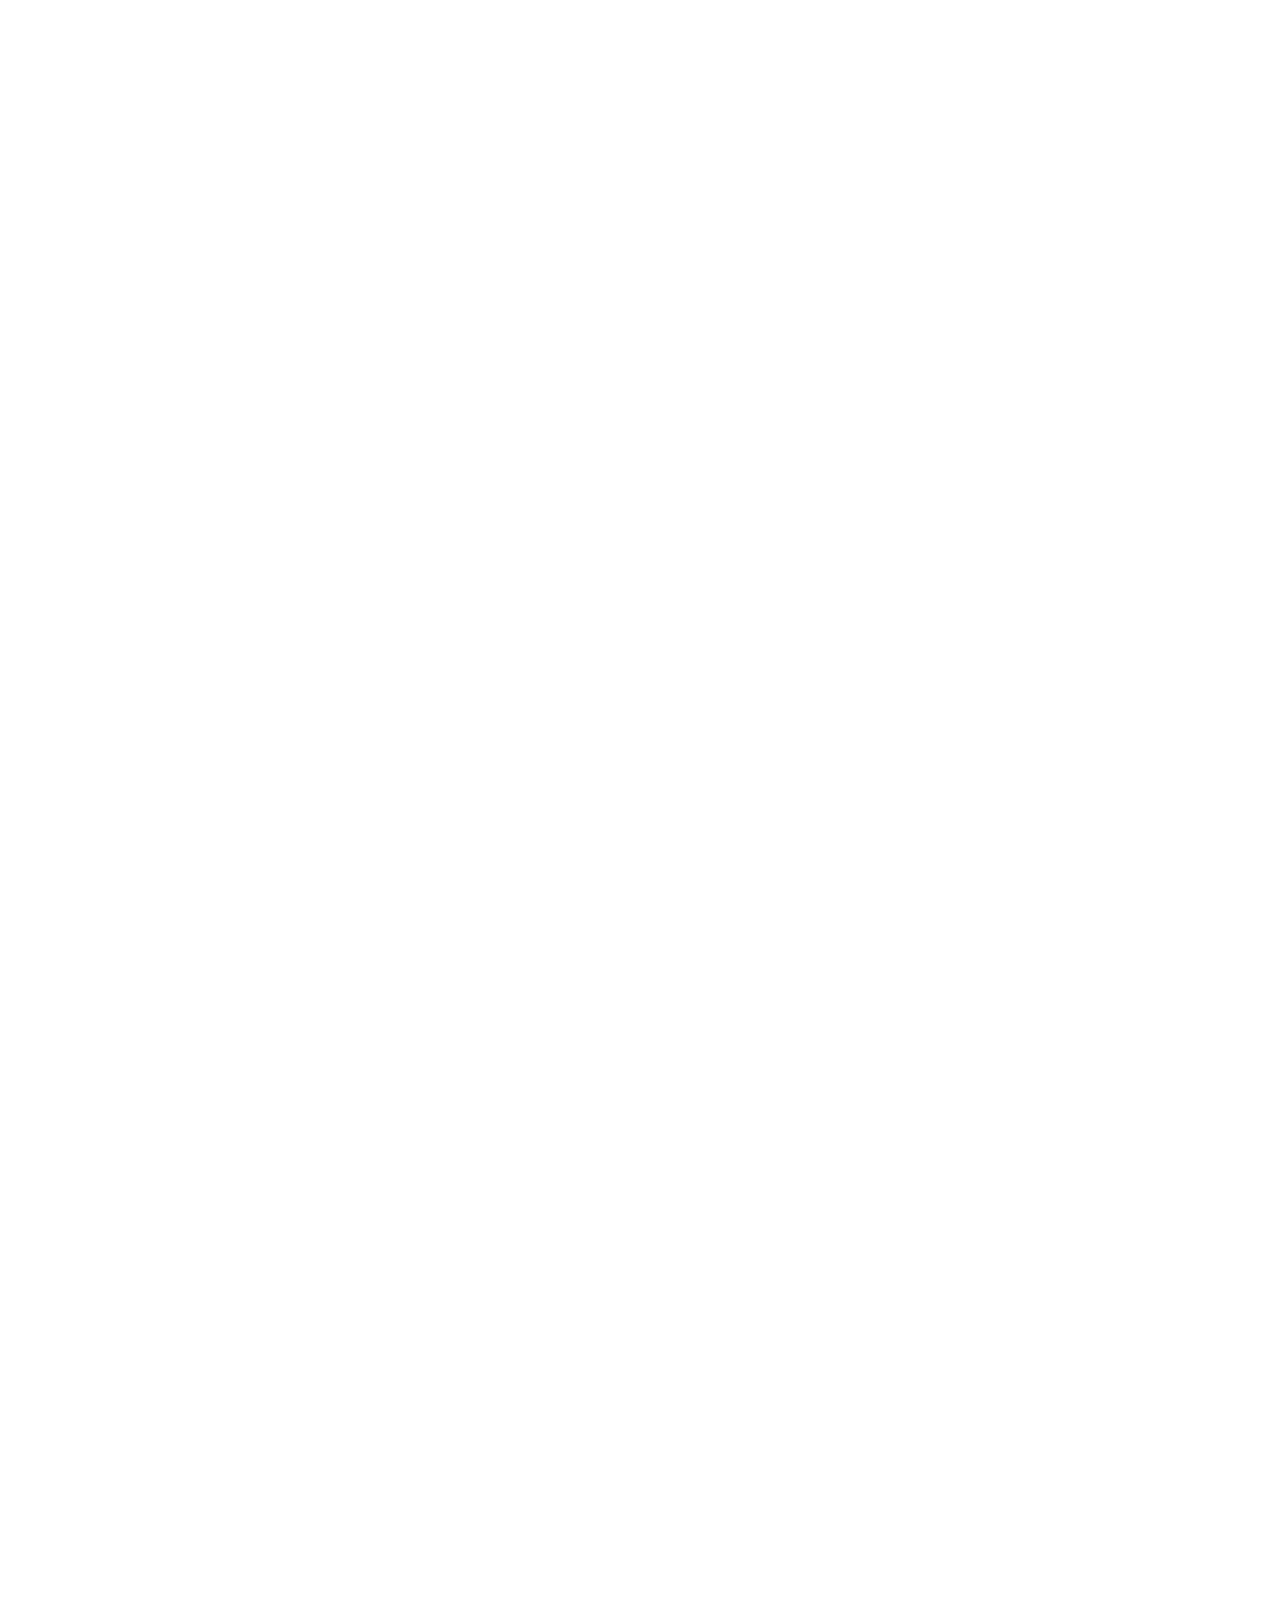
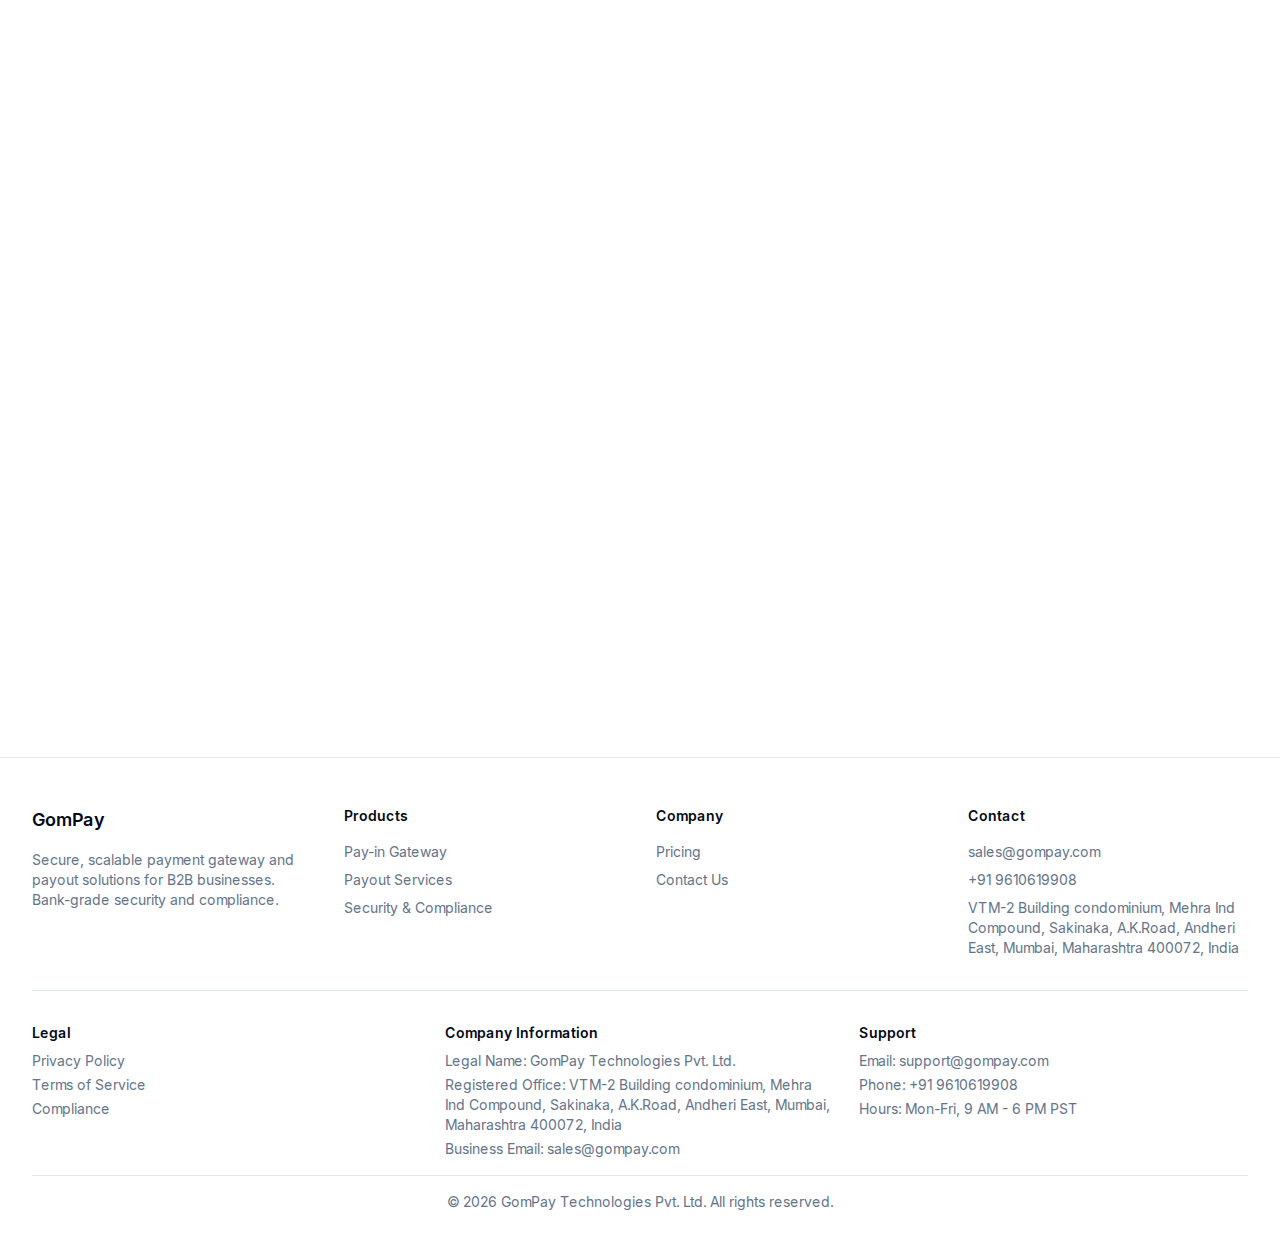
<file: payouts/index.html>
<!DOCTYPE html><!--yHS3O3mnSljdhGaGxKEkJ--><html lang="en"><head><meta charSet="utf-8"/><meta name="viewport" content="width=device-width, initial-scale=1"/><link rel="preload" href="/_next/static/media/83afe278b6a6bb3c-s.p.3a6ba036.woff2" as="font" crossorigin="" type="font/woff2"/><link rel="preload" as="image" href="/logo-t.png"/><link rel="stylesheet" href="/_next/static/chunks/ebf3b8f239ce06d0.css" data-precedence="next"/><link rel="preload" as="script" fetchPriority="low" href="/_next/static/chunks/424ba3e0355db417.js"/><script src="/_next/static/chunks/7f4bddc446dabda5.js" async=""></script><script src="/_next/static/chunks/30ea11065999f7ac.js" async=""></script><script src="/_next/static/chunks/a41c2cc7b3c1e5a2.js" async=""></script><script src="/_next/static/chunks/turbopack-b8442734b78e6e5e.js" async=""></script><script src="/_next/static/chunks/54f094818e39ea8e.js" async=""></script><script src="/_next/static/chunks/4e2541f1f095bad1.js" async=""></script><script src="/_next/static/chunks/17f3e20ca37f1fef.js" async=""></script><script src="/_next/static/chunks/fc4c34bcab399184.js" async=""></script><script src="/_next/static/chunks/bb49ae6b23bcf672.js" async=""></script><script src="/_next/static/chunks/8dc5ae31f0a6f32d.js" async=""></script><meta name="next-size-adjust" content=""/><title>GomPay - Enterprise Payment Gateway &amp; Payout Services</title><meta name="description" content="Secure, scalable payment gateway and payout solutions for B2B businesses. Bank-grade security and compliance."/><meta name="author" content="Mewaram Kansodiya (Akash Choudhary)"/><meta name="keywords" content="payment gateway, payout services, B2B payments, fintech, payment processing"/><meta name="creator" content="Mewaram Kansodiya (Akash Choudhary)"/><meta name="author" content="Mewaram Kansodiya (Akash Choudhary)"/><meta name="designer" content="Mewaram Kansodiya (Akash Choudhary)"/><meta name="developer" content="Mewaram Kansodiya (Akash Choudhary)"/><script src="/_next/static/chunks/a6dad97d9634a72d.js" noModule=""></script></head><body class="inter_5972bc34-module__OU16Qa__className"><div hidden=""><!--$--><!--/$--></div><div class="min-h-screen flex flex-col"><nav class="sticky top-0 z-50 w-full border-b bg-background/95 backdrop-blur supports-[backdrop-filter]:bg-background/60"><div class="container mx-auto px-4 sm:px-6 lg:px-8"><div class="flex h-16 items-center justify-between"><a class="flex items-center space-x-2" href="/"><img alt="GomPay" width="120" height="40" decoding="async" data-nimg="1" class="h-8 w-auto" style="color:transparent" src="/logo-t.png"/></a><div class="hidden md:flex md:items-center md:space-x-6"><a class="text-sm font-medium text-foreground/80 hover:text-foreground transition-colors" href="/pay-in/">Pay-in</a><a class="text-sm font-medium text-foreground/80 hover:text-foreground transition-colors" href="/payouts/">Payouts</a><a class="text-sm font-medium text-foreground/80 hover:text-foreground transition-colors" href="/security/">Security</a><a class="text-sm font-medium text-foreground/80 hover:text-foreground transition-colors" href="/pricing/">Pricing</a><a href="/contact/"><button class="inline-flex items-center justify-center whitespace-nowrap text-sm font-medium ring-offset-background transition-colors focus-visible:outline-none focus-visible:ring-2 focus-visible:ring-ring focus-visible:ring-offset-2 disabled:pointer-events-none disabled:opacity-50 bg-primary text-primary-foreground hover:bg-primary/90 h-9 rounded-md px-3">Request Demo</button></a></div><button class="md:hidden" aria-label="Toggle menu"><svg xmlns="http://www.w3.org/2000/svg" width="24" height="24" viewBox="0 0 24 24" fill="none" stroke="currentColor" stroke-width="2" stroke-linecap="round" stroke-linejoin="round" class="lucide lucide-menu h-6 w-6"><line x1="4" x2="20" y1="12" y2="12"></line><line x1="4" x2="20" y1="6" y2="6"></line><line x1="4" x2="20" y1="18" y2="18"></line></svg></button></div></div></nav><section class="relative py-20 md:py-32 bg-gradient-to-b from-background to-primary/5"><div class="container mx-auto px-4 sm:px-6 lg:px-8"><div class="max-w-4xl mx-auto text-center space-y-6" style="opacity:0;transform:translateY(8px)"><h1 class="text-4xl md:text-6xl font-bold tracking-tight">Payout Services<span class="block text-primary mt-2">Send Money Instantly</span></h1><p class="text-xl md:text-2xl text-muted-foreground max-w-2xl mx-auto">Reliable payout infrastructure for vendor payments, user withdrawals, and bulk transfers. Instant settlements with bank-grade security.</p></div></div></section><section class="py-16 md:py-24 bg-background" style="opacity:0;transform:translateY(12px)"><div class="container mx-auto px-4 sm:px-6 lg:px-8"><div class="max-w-3xl mx-auto text-center space-y-8 mb-12"><h2 class="text-3xl md:text-4xl font-bold">Use Cases</h2><p class="text-lg text-muted-foreground">Power your business operations with instant, reliable payouts.</p></div><div class="grid grid-cols-1 md:grid-cols-3 gap-6 max-w-5xl mx-auto"><div style="opacity:0;transform:translateY(12px)"><div style="box-shadow:0 1px 2px 0 rgb(0 0 0 / 0.05);border-color:hsl(var(--border))"><div class="rounded-lg border bg-card text-card-foreground shadow-sm h-full transition-shadow"><div class="flex flex-col space-y-1.5 p-6"><div class="mb-4 text-primary"><svg xmlns="http://www.w3.org/2000/svg" width="24" height="24" viewBox="0 0 24 24" fill="none" stroke="currentColor" stroke-width="2" stroke-linecap="round" stroke-linejoin="round" class="lucide lucide-building2 h-8 w-8"><path d="M6 22V4a2 2 0 0 1 2-2h8a2 2 0 0 1 2 2v18Z"></path><path d="M6 12H4a2 2 0 0 0-2 2v6a2 2 0 0 0 2 2h2"></path><path d="M18 9h2a2 2 0 0 1 2 2v9a2 2 0 0 1-2 2h-2"></path><path d="M10 6h4"></path><path d="M10 10h4"></path><path d="M10 14h4"></path><path d="M10 18h4"></path></svg></div><h3 class="font-semibold tracking-tight text-xl">Vendor Payouts</h3></div><div class="p-6 pt-0"><p class="text-muted-foreground text-base">Pay your suppliers, contractors, and partners on time. Schedule recurring payments or process one-time transfers instantly.</p></div></div></div></div><div style="opacity:0;transform:translateY(12px)"><div style="box-shadow:0 1px 2px 0 rgb(0 0 0 / 0.05);border-color:hsl(var(--border))"><div class="rounded-lg border bg-card text-card-foreground shadow-sm h-full transition-shadow"><div class="flex flex-col space-y-1.5 p-6"><div class="mb-4 text-primary"><svg xmlns="http://www.w3.org/2000/svg" width="24" height="24" viewBox="0 0 24 24" fill="none" stroke="currentColor" stroke-width="2" stroke-linecap="round" stroke-linejoin="round" class="lucide lucide-users h-8 w-8"><path d="M16 21v-2a4 4 0 0 0-4-4H6a4 4 0 0 0-4 4v2"></path><circle cx="9" cy="7" r="4"></circle><path d="M22 21v-2a4 4 0 0 0-3-3.87"></path><path d="M16 3.13a4 4 0 0 1 0 7.75"></path></svg></div><h3 class="font-semibold tracking-tight text-xl">User Withdrawals</h3></div><div class="p-6 pt-0"><p class="text-muted-foreground text-base">Enable your users to withdraw earnings, refunds, or balances. Instant transfers build trust and improve user satisfaction.</p></div></div></div></div><div style="opacity:0;transform:translateY(12px)"><div style="box-shadow:0 1px 2px 0 rgb(0 0 0 / 0.05);border-color:hsl(var(--border))"><div class="rounded-lg border bg-card text-card-foreground shadow-sm h-full transition-shadow"><div class="flex flex-col space-y-1.5 p-6"><div class="mb-4 text-primary"><svg xmlns="http://www.w3.org/2000/svg" width="24" height="24" viewBox="0 0 24 24" fill="none" stroke="currentColor" stroke-width="2" stroke-linecap="round" stroke-linejoin="round" class="lucide lucide-wallet h-8 w-8"><path d="M19 7V4a1 1 0 0 0-1-1H5a2 2 0 0 0 0 4h15a1 1 0 0 1 1 1v4h-3a2 2 0 0 0 0 4h3a1 1 0 0 0 1-1v-2a1 1 0 0 0-1-1"></path><path d="M3 5v14a2 2 0 0 0 2 2h15a1 1 0 0 0 1-1v-4"></path></svg></div><h3 class="font-semibold tracking-tight text-xl">Marketplace Settlements</h3></div><div class="p-6 pt-0"><p class="text-muted-foreground text-base">Distribute funds to multiple parties in marketplaces. Split payments, handle escrow, and settle commissions automatically.</p></div></div></div></div></div></div></section><section class="py-16 md:py-24 bg-primary/5" style="opacity:0;transform:translateY(12px)"><div class="container mx-auto px-4 sm:px-6 lg:px-8"><div class="max-w-3xl mx-auto text-center space-y-8 mb-12"><h2 class="text-3xl md:text-4xl font-bold">Key Features</h2><p class="text-lg text-muted-foreground">Everything you need for reliable, scalable payout operations.</p></div><div class="grid grid-cols-1 md:grid-cols-2 lg:grid-cols-3 gap-6 max-w-6xl mx-auto"><div style="opacity:0;transform:translateY(12px)"><div style="box-shadow:0 1px 2px 0 rgb(0 0 0 / 0.05);border-color:hsl(var(--border))"><div class="rounded-lg border bg-card text-card-foreground shadow-sm h-full transition-shadow"><div class="flex flex-col space-y-1.5 p-6"><div class="mb-4 text-primary"><svg xmlns="http://www.w3.org/2000/svg" width="24" height="24" viewBox="0 0 24 24" fill="none" stroke="currentColor" stroke-width="2" stroke-linecap="round" stroke-linejoin="round" class="lucide lucide-zap h-8 w-8"><path d="M4 14a1 1 0 0 1-.78-1.63l9.9-10.2a.5.5 0 0 1 .86.46l-1.92 6.02A1 1 0 0 0 13 10h7a1 1 0 0 1 .78 1.63l-9.9 10.2a.5.5 0 0 1-.86-.46l1.92-6.02A1 1 0 0 0 11 14z"></path></svg></div><h3 class="font-semibold tracking-tight text-xl">Instant Payouts</h3></div><div class="p-6 pt-0"><p class="text-muted-foreground text-base">Process payouts in real-time with T+0 settlement. Funds reach recipients within seconds, not days.</p></div></div></div></div><div style="opacity:0;transform:translateY(12px)"><div style="box-shadow:0 1px 2px 0 rgb(0 0 0 / 0.05);border-color:hsl(var(--border))"><div class="rounded-lg border bg-card text-card-foreground shadow-sm h-full transition-shadow"><div class="flex flex-col space-y-1.5 p-6"><div class="mb-4 text-primary"><svg xmlns="http://www.w3.org/2000/svg" width="24" height="24" viewBox="0 0 24 24" fill="none" stroke="currentColor" stroke-width="2" stroke-linecap="round" stroke-linejoin="round" class="lucide lucide-users h-8 w-8"><path d="M16 21v-2a4 4 0 0 0-4-4H6a4 4 0 0 0-4 4v2"></path><circle cx="9" cy="7" r="4"></circle><path d="M22 21v-2a4 4 0 0 0-3-3.87"></path><path d="M16 3.13a4 4 0 0 1 0 7.75"></path></svg></div><h3 class="font-semibold tracking-tight text-xl">Bulk Processing</h3></div><div class="p-6 pt-0"><p class="text-muted-foreground text-base">Send thousands of payouts in a single API call. Optimized for high-volume operations with automatic retry logic.</p></div></div></div></div><div style="opacity:0;transform:translateY(12px)"><div style="box-shadow:0 1px 2px 0 rgb(0 0 0 / 0.05);border-color:hsl(var(--border))"><div class="rounded-lg border bg-card text-card-foreground shadow-sm h-full transition-shadow"><div class="flex flex-col space-y-1.5 p-6"><div class="mb-4 text-primary"><svg xmlns="http://www.w3.org/2000/svg" width="24" height="24" viewBox="0 0 24 24" fill="none" stroke="currentColor" stroke-width="2" stroke-linecap="round" stroke-linejoin="round" class="lucide lucide-clock h-8 w-8"><circle cx="12" cy="12" r="10"></circle><polyline points="12 6 12 12 16 14"></polyline></svg></div><h3 class="font-semibold tracking-tight text-xl">Flexible Settlement</h3></div><div class="p-6 pt-0"><p class="text-muted-foreground text-base">Choose between instant (T+0) or next-day (T+1) settlement based on your business needs and cash flow requirements.</p></div></div></div></div><div style="opacity:0;transform:translateY(12px)"><div style="box-shadow:0 1px 2px 0 rgb(0 0 0 / 0.05);border-color:hsl(var(--border))"><div class="rounded-lg border bg-card text-card-foreground shadow-sm h-full transition-shadow"><div class="flex flex-col space-y-1.5 p-6"><div class="mb-4 text-primary"><svg xmlns="http://www.w3.org/2000/svg" width="24" height="24" viewBox="0 0 24 24" fill="none" stroke="currentColor" stroke-width="2" stroke-linecap="round" stroke-linejoin="round" class="lucide lucide-shield h-8 w-8"><path d="M20 13c0 5-3.5 7.5-7.66 8.95a1 1 0 0 1-.67-.01C7.5 20.5 4 18 4 13V6a1 1 0 0 1 1-1c2 0 4.5-1.2 6.24-2.72a1.17 1.17 0 0 1 1.52 0C14.51 3.81 17 5 19 5a1 1 0 0 1 1 1z"></path></svg></div><h3 class="font-semibold tracking-tight text-xl">Secure &amp; Compliant</h3></div><div class="p-6 pt-0"><p class="text-muted-foreground text-base">Bank-grade security with KYC verification, fraud detection, and regulatory compliance built into every transaction.</p></div></div></div></div><div style="opacity:0;transform:translateY(12px)"><div style="box-shadow:0 1px 2px 0 rgb(0 0 0 / 0.05);border-color:hsl(var(--border))"><div class="rounded-lg border bg-card text-card-foreground shadow-sm h-full transition-shadow"><div class="flex flex-col space-y-1.5 p-6"><div class="mb-4 text-primary"><svg xmlns="http://www.w3.org/2000/svg" width="24" height="24" viewBox="0 0 24 24" fill="none" stroke="currentColor" stroke-width="2" stroke-linecap="round" stroke-linejoin="round" class="lucide lucide-circle-check h-8 w-8"><circle cx="12" cy="12" r="10"></circle><path d="m9 12 2 2 4-4"></path></svg></div><h3 class="font-semibold tracking-tight text-xl">Status Tracking</h3></div><div class="p-6 pt-0"><p class="text-muted-foreground text-base">Real-time status updates for every payout with detailed transaction history, notifications, and webhook integration.</p></div></div></div></div><div style="opacity:0;transform:translateY(12px)"><div style="box-shadow:0 1px 2px 0 rgb(0 0 0 / 0.05);border-color:hsl(var(--border))"><div class="rounded-lg border bg-card text-card-foreground shadow-sm h-full transition-shadow"><div class="flex flex-col space-y-1.5 p-6"><div class="mb-4 text-primary"><svg xmlns="http://www.w3.org/2000/svg" width="24" height="24" viewBox="0 0 24 24" fill="none" stroke="currentColor" stroke-width="2" stroke-linecap="round" stroke-linejoin="round" class="lucide lucide-chart-column h-8 w-8"><path d="M3 3v16a2 2 0 0 0 2 2h16"></path><path d="M18 17V9"></path><path d="M13 17V5"></path><path d="M8 17v-3"></path></svg></div><h3 class="font-semibold tracking-tight text-xl">Cost Effective</h3></div><div class="p-6 pt-0"><p class="text-muted-foreground text-base">Transparent pricing with no hidden fees. Optimize costs with volume-based pricing tiers and batch processing discounts.</p></div></div></div></div><div style="opacity:0;transform:translateY(12px)"><div style="box-shadow:0 1px 2px 0 rgb(0 0 0 / 0.05);border-color:hsl(var(--border))"><div class="rounded-lg border bg-card text-card-foreground shadow-sm h-full transition-shadow"><div class="flex flex-col space-y-1.5 p-6"><div class="mb-4 text-primary"><svg xmlns="http://www.w3.org/2000/svg" width="24" height="24" viewBox="0 0 24 24" fill="none" stroke="currentColor" stroke-width="2" stroke-linecap="round" stroke-linejoin="round" class="lucide lucide-trending-up h-8 w-8"><polyline points="22 7 13.5 15.5 8.5 10.5 2 17"></polyline><polyline points="16 7 22 7 22 13"></polyline></svg></div><h3 class="font-semibold tracking-tight text-xl">Scalable Infrastructure</h3></div><div class="p-6 pt-0"><p class="text-muted-foreground text-base">Handle millions of payouts without breaking a sweat. Our platform scales automatically with your business growth.</p></div></div></div></div><div style="opacity:0;transform:translateY(12px)"><div style="box-shadow:0 1px 2px 0 rgb(0 0 0 / 0.05);border-color:hsl(var(--border))"><div class="rounded-lg border bg-card text-card-foreground shadow-sm h-full transition-shadow"><div class="flex flex-col space-y-1.5 p-6"><div class="mb-4 text-primary"><svg xmlns="http://www.w3.org/2000/svg" width="24" height="24" viewBox="0 0 24 24" fill="none" stroke="currentColor" stroke-width="2" stroke-linecap="round" stroke-linejoin="round" class="lucide lucide-arrow-right h-8 w-8"><path d="M5 12h14"></path><path d="m12 5 7 7-7 7"></path></svg></div><h3 class="font-semibold tracking-tight text-xl">Easy Integration</h3></div><div class="p-6 pt-0"><p class="text-muted-foreground text-base">Developer-friendly APIs with comprehensive documentation and SDKs. Integrate payouts into your platform in days.</p></div></div></div></div><div style="opacity:0;transform:translateY(12px)"><div style="box-shadow:0 1px 2px 0 rgb(0 0 0 / 0.05);border-color:hsl(var(--border))"><div class="rounded-lg border bg-card text-card-foreground shadow-sm h-full transition-shadow"><div class="flex flex-col space-y-1.5 p-6"><div class="mb-4 text-primary"><svg xmlns="http://www.w3.org/2000/svg" width="24" height="24" viewBox="0 0 24 24" fill="none" stroke="currentColor" stroke-width="2" stroke-linecap="round" stroke-linejoin="round" class="lucide lucide-wallet h-8 w-8"><path d="M19 7V4a1 1 0 0 0-1-1H5a2 2 0 0 0 0 4h15a1 1 0 0 1 1 1v4h-3a2 2 0 0 0 0 4h3a1 1 0 0 0 1-1v-2a1 1 0 0 0-1-1"></path><path d="M3 5v14a2 2 0 0 0 2 2h15a1 1 0 0 0 1-1v-4"></path></svg></div><h3 class="font-semibold tracking-tight text-xl">Multiple Channels</h3></div><div class="p-6 pt-0"><p class="text-muted-foreground text-base">Support for bank transfers, UPI, wallets, and more. Reach recipients through their preferred payment method.</p></div></div></div></div></div></div></section><section class="py-16 md:py-24 bg-background" style="opacity:0;transform:translateY(12px)"><div class="container mx-auto px-4 sm:px-6 lg:px-8"><div class="max-w-3xl mx-auto text-center space-y-8 mb-12"><h2 class="text-3xl md:text-4xl font-bold">Settlement Timelines</h2><p class="text-lg text-muted-foreground">Choose the settlement option that works best for your business.</p></div><div class="grid grid-cols-1 md:grid-cols-2 gap-8 max-w-4xl mx-auto"><div class="p-8 border rounded-lg bg-primary/5" style="opacity:0;transform:translateY(20px)"><div class="flex items-center gap-3 mb-4"><svg xmlns="http://www.w3.org/2000/svg" width="24" height="24" viewBox="0 0 24 24" fill="none" stroke="currentColor" stroke-width="2" stroke-linecap="round" stroke-linejoin="round" class="lucide lucide-zap h-6 w-6 text-primary"><path d="M4 14a1 1 0 0 1-.78-1.63l9.9-10.2a.5.5 0 0 1 .86.46l-1.92 6.02A1 1 0 0 0 13 10h7a1 1 0 0 1 .78 1.63l-9.9 10.2a.5.5 0 0 1-.86-.46l1.92-6.02A1 1 0 0 0 11 14z"></path></svg><h3 class="text-2xl font-semibold">T+0<!-- --> Settlement</h3></div><p class="text-muted-foreground mb-4">Instant settlement with funds transferred to recipients within seconds. Perfect for real-time use cases like user withdrawals and instant payouts.</p><ul class="space-y-2 text-sm text-muted-foreground"><li class="flex items-center gap-2"><svg xmlns="http://www.w3.org/2000/svg" width="24" height="24" viewBox="0 0 24 24" fill="none" stroke="currentColor" stroke-width="2" stroke-linecap="round" stroke-linejoin="round" class="lucide lucide-circle-check h-4 w-4 text-primary"><circle cx="12" cy="12" r="10"></circle><path d="m9 12 2 2 4-4"></path></svg><span>Real-time processing</span></li><li class="flex items-center gap-2"><svg xmlns="http://www.w3.org/2000/svg" width="24" height="24" viewBox="0 0 24 24" fill="none" stroke="currentColor" stroke-width="2" stroke-linecap="round" stroke-linejoin="round" class="lucide lucide-circle-check h-4 w-4 text-primary"><circle cx="12" cy="12" r="10"></circle><path d="m9 12 2 2 4-4"></path></svg><span>Instant fund transfer</span></li><li class="flex items-center gap-2"><svg xmlns="http://www.w3.org/2000/svg" width="24" height="24" viewBox="0 0 24 24" fill="none" stroke="currentColor" stroke-width="2" stroke-linecap="round" stroke-linejoin="round" class="lucide lucide-circle-check h-4 w-4 text-primary"><circle cx="12" cy="12" r="10"></circle><path d="m9 12 2 2 4-4"></path></svg><span>24/7 availability</span></li></ul></div><div class="p-8 border rounded-lg bg-background" style="opacity:0;transform:translateY(20px)"><div class="flex items-center gap-3 mb-4"><svg xmlns="http://www.w3.org/2000/svg" width="24" height="24" viewBox="0 0 24 24" fill="none" stroke="currentColor" stroke-width="2" stroke-linecap="round" stroke-linejoin="round" class="lucide lucide-clock h-6 w-6 text-primary"><circle cx="12" cy="12" r="10"></circle><polyline points="12 6 12 12 16 14"></polyline></svg><h3 class="text-2xl font-semibold">T+1<!-- --> Settlement</h3></div><p class="text-muted-foreground mb-4">Next-day settlement with funds transferred on the following business day. Ideal for scheduled vendor payments and bulk transfers.</p><ul class="space-y-2 text-sm text-muted-foreground"><li class="flex items-center gap-2"><svg xmlns="http://www.w3.org/2000/svg" width="24" height="24" viewBox="0 0 24 24" fill="none" stroke="currentColor" stroke-width="2" stroke-linecap="round" stroke-linejoin="round" class="lucide lucide-circle-check h-4 w-4 text-primary"><circle cx="12" cy="12" r="10"></circle><path d="m9 12 2 2 4-4"></path></svg><span>Next business day</span></li><li class="flex items-center gap-2"><svg xmlns="http://www.w3.org/2000/svg" width="24" height="24" viewBox="0 0 24 24" fill="none" stroke="currentColor" stroke-width="2" stroke-linecap="round" stroke-linejoin="round" class="lucide lucide-circle-check h-4 w-4 text-primary"><circle cx="12" cy="12" r="10"></circle><path d="m9 12 2 2 4-4"></path></svg><span>Cost-effective option</span></li><li class="flex items-center gap-2"><svg xmlns="http://www.w3.org/2000/svg" width="24" height="24" viewBox="0 0 24 24" fill="none" stroke="currentColor" stroke-width="2" stroke-linecap="round" stroke-linejoin="round" class="lucide lucide-circle-check h-4 w-4 text-primary"><circle cx="12" cy="12" r="10"></circle><path d="m9 12 2 2 4-4"></path></svg><span>Batch processing support</span></li></ul></div></div></div></section><section class="py-16 md:py-24 bg-primary/5" style="opacity:0;transform:translateY(12px)"><div class="container mx-auto px-4 sm:px-6 lg:px-8"><div class="max-w-3xl mx-auto text-center space-y-8 mb-12"><h2 class="text-3xl md:text-4xl font-bold">Reliability &amp; Scale</h2><p class="text-lg text-muted-foreground">Built for businesses that can&#x27;t afford downtime or delays.</p></div><div class="grid grid-cols-1 md:grid-cols-3 gap-8 max-w-5xl mx-auto"><div class="text-center space-y-4" style="opacity:0;transform:translateY(10px)"><div class="text-4xl font-bold text-primary">99.9%</div><h3 class="text-xl font-semibold">Uptime SLA</h3><p class="text-muted-foreground">Redundant infrastructure with automatic failover ensures your payouts never stop.</p></div><div class="text-center space-y-4" style="opacity:0;transform:translateY(10px)"><div class="text-4xl font-bold text-primary">Millions</div><h3 class="text-xl font-semibold">Transactions Daily</h3><p class="text-muted-foreground">Our platform processes millions of payouts daily with consistent performance and reliability.</p></div><div class="text-center space-y-4" style="opacity:0;transform:translateY(10px)"><div class="text-4xl font-bold text-primary">24/7</div><h3 class="text-xl font-semibold">Support</h3><p class="text-muted-foreground">Round-the-clock technical support and dedicated account management for enterprise customers.</p></div></div></div></section><section class="py-16 md:py-24 bg-primary/5" style="opacity:0;transform:translateY(12px)"><div class="container mx-auto px-4 sm:px-6 lg:px-8"><div class="max-w-3xl mx-auto text-center space-y-8 mb-12"><h2 class="text-3xl md:text-4xl font-bold">Operational Features</h2><p class="text-lg text-muted-foreground">Detailed capabilities that ensure reliable payout operations at scale.</p></div><div class="grid grid-cols-1 md:grid-cols-2 gap-6 max-w-5xl mx-auto"><div class="p-6 border rounded-lg bg-background" style="opacity:0;transform:translateY(20px)"><h3 class="text-lg font-semibold mb-3">Bulk Payout Processing</h3><p class="text-sm text-muted-foreground">Process thousands of payouts in a single API call. Automatic batching and queue management. Configurable processing priorities and scheduling options.</p></div><div class="p-6 border rounded-lg bg-background" style="opacity:0;transform:translateY(20px)"><h3 class="text-lg font-semibold mb-3">Scheduled Payouts</h3><p class="text-sm text-muted-foreground">Schedule payouts for future dates. Set up recurring payouts for regular disbursements. Automatic processing with email notifications and status updates.</p></div><div class="p-6 border rounded-lg bg-background" style="opacity:0;transform:translateY(20px)"><h3 class="text-lg font-semibold mb-3">Webhook Notifications</h3><p class="text-sm text-muted-foreground">Real-time notifications for payout status changes, failures, and completions. Secure webhook delivery with retry logic. Multiple endpoint support for redundancy.</p></div><div class="p-6 border rounded-lg bg-background" style="opacity:0;transform:translateY(20px)"><h3 class="text-lg font-semibold mb-3">Status Tracking</h3><p class="text-sm text-muted-foreground">Track payout status from initiation to completion. Detailed transaction history with timestamps and status transitions. Real-time API queries and dashboard visibility.</p></div><div class="p-6 border rounded-lg bg-background" style="opacity:0;transform:translateY(20px)"><h3 class="text-lg font-semibold mb-3">Reconciliation Support</h3><p class="text-sm text-muted-foreground">Automated matching with your internal records. Detailed payout logs with recipient information and status. Export capabilities for accounting and compliance.</p></div><div class="p-6 border rounded-lg bg-background" style="opacity:0;transform:translateY(20px)"><h3 class="text-lg font-semibold mb-3">Failure Handling</h3><p class="text-sm text-muted-foreground">Automatic retry for failed payouts with intelligent backoff. Detailed failure reasons and recipient notifications. Manual retry options and bulk retry capabilities.</p></div></div></div></section><section class="py-16 md:py-24 bg-background" style="opacity:0;transform:translateY(12px)"><div class="container mx-auto px-4 sm:px-6 lg:px-8"><div class="max-w-3xl mx-auto text-center space-y-8 mb-12"><h2 class="text-3xl md:text-4xl font-bold">Failure &amp; Risk Handling</h2><p class="text-lg text-muted-foreground">We handle payout failures transparently and keep you informed throughout the process.</p></div><div class="max-w-4xl mx-auto space-y-8"><div class="space-y-4" style="opacity:0;transform:translateY(20px)"><h3 class="text-xl font-semibold">What Happens When a Payout Fails</h3><div class="space-y-3 text-muted-foreground"><p>Payout failures can occur due to invalid account details, bank restrictions, network issues, or account closures. When a payout fails, we immediately update the status and notify you via webhook.</p><p>For certain failure types, we automatically retry the payout using intelligent retry logic. The retry schedule considers the failure reason, recipient bank, and payout amount. You can configure retry policies or disable automatic retries if preferred.</p></div></div><div class="space-y-4" style="opacity:0;transform:translateY(20px)"><h3 class="text-xl font-semibold">Status Tracking &amp; Notifications</h3><div class="space-y-3 text-muted-foreground"><p>Every payout status change triggers a webhook notification. You receive real-time updates for initiated payouts, processing status, completions, and failures. This enables you to update your internal systems and notify recipients automatically.</p><p>Our dashboard provides comprehensive payout history with status timelines, failure reasons, retry attempts, and recipient information. You can filter by status, date range, amount, or recipient to quickly find specific payouts.</p></div></div><div class="space-y-4" style="opacity:0;transform:translateY(20px)"><h3 class="text-xl font-semibold">Staying Informed</h3><div class="space-y-3 text-muted-foreground"><p>Beyond webhooks, you can configure email alerts for critical events, set up monitoring dashboards, and receive daily payout summaries. For bulk payouts, we provide batch-level status updates and detailed reports.</p><p>Our support team monitors high-value payouts and proactively reaches out if intervention is needed. Enterprise customers receive dedicated account managers who help optimize payout success rates and resolve issues quickly.</p></div></div></div></div></section><section class="py-16 md:py-24 bg-primary/5" style="opacity:0;transform:translateY(12px)"><div class="container mx-auto px-4 sm:px-6 lg:px-8"><div class="max-w-3xl mx-auto text-center space-y-6"><h2 class="text-3xl md:text-4xl font-bold">Start Processing Payouts Today</h2><p class="text-lg text-muted-foreground">Get started with our payout services and send money to vendors, users, or partners instantly.</p><div class="flex flex-col sm:flex-row gap-4 justify-center"><a href="/contact/"><div class="inline-block" tabindex="0" style="transform:none"><button class="inline-flex items-center justify-center whitespace-nowrap text-sm font-medium ring-offset-background transition-colors focus-visible:outline-none focus-visible:ring-2 focus-visible:ring-ring focus-visible:ring-offset-2 disabled:pointer-events-none disabled:opacity-50 bg-primary text-primary-foreground hover:bg-primary/90 h-11 rounded-md px-8 w-full sm:w-auto">Request Demo</button></div></a></div></div></div></section><footer class="border-t bg-background"><div class="container mx-auto px-4 sm:px-6 lg:px-8 py-12"><div class="grid grid-cols-1 md:grid-cols-4 gap-8"><div class="space-y-4"><h3 class="text-lg font-semibold">GomPay</h3><p class="text-sm text-muted-foreground">Secure, scalable payment gateway and payout solutions for B2B businesses. Bank-grade security and compliance.</p></div><div class="space-y-4"><h4 class="text-sm font-semibold">Products</h4><ul class="space-y-2 text-sm text-muted-foreground"><li><a class="hover:text-foreground transition-colors" href="/pay-in/">Pay-in Gateway</a></li><li><a class="hover:text-foreground transition-colors" href="/payouts/">Payout Services</a></li><li><a class="hover:text-foreground transition-colors" href="/security/">Security &amp; Compliance</a></li></ul></div><div class="space-y-4"><h4 class="text-sm font-semibold">Company</h4><ul class="space-y-2 text-sm text-muted-foreground"><li><a class="hover:text-foreground transition-colors" href="/pricing/">Pricing</a></li><li><a class="hover:text-foreground transition-colors" href="/contact/">Contact Us</a></li></ul></div><div class="space-y-4"><h4 class="text-sm font-semibold">Contact</h4><ul class="space-y-2 text-sm text-muted-foreground"><li>sales@gompay.com</li><li>+91 9610619908</li><li>VTM-2 Building condominium, Mehra Ind Compound, Sakinaka, A.K.Road, Andheri East, Mumbai, Maharashtra 400072, India</li></ul></div></div><div class="mt-8 pt-8 border-t space-y-4"><div class="grid grid-cols-1 md:grid-cols-3 gap-6 text-sm text-muted-foreground"><div><p class="font-semibold text-foreground mb-2">Legal</p><ul class="space-y-1"><li><a class="hover:text-foreground transition-colors" href="#">Privacy Policy</a></li><li><a class="hover:text-foreground transition-colors" href="#">Terms of Service</a></li><li><a class="hover:text-foreground transition-colors" href="#">Compliance</a></li></ul></div><div><p class="font-semibold text-foreground mb-2">Company Information</p><ul class="space-y-1"><li>Legal Name: <!-- -->GomPay<!-- --> Technologies Pvt. Ltd.</li><li>Registered Office: <!-- -->VTM-2 Building condominium, Mehra Ind Compound, Sakinaka, A.K.Road, Andheri East, Mumbai, Maharashtra 400072, India</li><li>Business Email: <!-- -->sales@gompay.com</li></ul></div><div><p class="font-semibold text-foreground mb-2">Support</p><ul class="space-y-1"><li>Email: <!-- -->support@gompay.com</li><li>Phone: <!-- -->+91 9610619908</li><li>Hours: <!-- -->Mon-Fri, 9 AM - 6 PM PST</li></ul></div></div><div class="text-center text-sm text-muted-foreground pt-4 border-t"><p>© <!-- -->2025<!-- --> <!-- -->GomPay<!-- --> Technologies Pvt. Ltd. All rights reserved.</p></div></div></div></footer></div><!--$--><!--/$--><script src="/_next/static/chunks/424ba3e0355db417.js" id="_R_" async=""></script><script>(self.__next_f=self.__next_f||[]).push([0])</script><script>self.__next_f.push([1,"1:\"$Sreact.fragment\"\n2:I[39756,[\"/_next/static/chunks/54f094818e39ea8e.js\",\"/_next/static/chunks/4e2541f1f095bad1.js\"],\"default\"]\n3:I[37457,[\"/_next/static/chunks/54f094818e39ea8e.js\",\"/_next/static/chunks/4e2541f1f095bad1.js\"],\"default\"]\n4:I[36768,[\"/_next/static/chunks/17f3e20ca37f1fef.js\",\"/_next/static/chunks/fc4c34bcab399184.js\"],\"default\"]\n5:I[47257,[\"/_next/static/chunks/54f094818e39ea8e.js\",\"/_next/static/chunks/4e2541f1f095bad1.js\"],\"ClientPageRoot\"]\n6:I[16217,[\"/_next/static/chunks/bb49ae6b23bcf672.js\",\"/_next/static/chunks/8dc5ae31f0a6f32d.js\",\"/_next/static/chunks/fc4c34bcab399184.js\"],\"default\"]\n9:I[97367,[\"/_next/static/chunks/54f094818e39ea8e.js\",\"/_next/static/chunks/4e2541f1f095bad1.js\"],\"OutletBoundary\"]\na:\"$Sreact.suspense\"\nc:I[97367,[\"/_next/static/chunks/54f094818e39ea8e.js\",\"/_next/static/chunks/4e2541f1f095bad1.js\"],\"ViewportBoundary\"]\ne:I[97367,[\"/_next/static/chunks/54f094818e39ea8e.js\",\"/_next/static/chunks/4e2541f1f095bad1.js\"],\"MetadataBoundary\"]\n10:I[53348,[\"/_next/static/chunks/54f094818e39ea8e.js\",\"/_next/static/chunks/4e2541f1f095bad1.js\"],\"default\"]\n:HL[\"/_next/static/chunks/ebf3b8f239ce06d0.css\",\"style\"]\n:HL[\"/_next/static/media/83afe278b6a6bb3c-s.p.3a6ba036.woff2\",\"font\",{\"crossOrigin\":\"\",\"type\":\"font/woff2\"}]\n"])</script><script>self.__next_f.push([1,"0:{\"P\":null,\"b\":\"yHS3O3mnSljdhGaGxKEkJ\",\"c\":[\"\",\"payouts\",\"\"],\"q\":\"\",\"i\":false,\"f\":[[[\"\",{\"children\":[\"payouts\",{\"children\":[\"__PAGE__\",{}]}]},\"$undefined\",\"$undefined\",true],[[\"$\",\"$1\",\"c\",{\"children\":[[[\"$\",\"link\",\"0\",{\"rel\":\"stylesheet\",\"href\":\"/_next/static/chunks/ebf3b8f239ce06d0.css\",\"precedence\":\"next\",\"crossOrigin\":\"$undefined\",\"nonce\":\"$undefined\"}]],[\"$\",\"html\",null,{\"lang\":\"en\",\"children\":[\"$\",\"body\",null,{\"className\":\"inter_5972bc34-module__OU16Qa__className\",\"children\":[\"$\",\"$L2\",null,{\"parallelRouterKey\":\"children\",\"error\":\"$undefined\",\"errorStyles\":\"$undefined\",\"errorScripts\":\"$undefined\",\"template\":[\"$\",\"$L3\",null,{}],\"templateStyles\":\"$undefined\",\"templateScripts\":\"$undefined\",\"notFound\":[[\"$\",\"$L4\",null,{}],[]],\"forbidden\":\"$undefined\",\"unauthorized\":\"$undefined\"}]}]}]]}],{\"children\":[[\"$\",\"$1\",\"c\",{\"children\":[null,[\"$\",\"$L2\",null,{\"parallelRouterKey\":\"children\",\"error\":\"$undefined\",\"errorStyles\":\"$undefined\",\"errorScripts\":\"$undefined\",\"template\":[\"$\",\"$L3\",null,{}],\"templateStyles\":\"$undefined\",\"templateScripts\":\"$undefined\",\"notFound\":\"$undefined\",\"forbidden\":\"$undefined\",\"unauthorized\":\"$undefined\"}]]}],{\"children\":[[\"$\",\"$1\",\"c\",{\"children\":[[\"$\",\"$L5\",null,{\"Component\":\"$6\",\"serverProvidedParams\":{\"searchParams\":{},\"params\":{},\"promises\":[\"$@7\",\"$@8\"]}}],[[\"$\",\"script\",\"script-0\",{\"src\":\"/_next/static/chunks/bb49ae6b23bcf672.js\",\"async\":true,\"nonce\":\"$undefined\"}],[\"$\",\"script\",\"script-1\",{\"src\":\"/_next/static/chunks/8dc5ae31f0a6f32d.js\",\"async\":true,\"nonce\":\"$undefined\"}],[\"$\",\"script\",\"script-2\",{\"src\":\"/_next/static/chunks/fc4c34bcab399184.js\",\"async\":true,\"nonce\":\"$undefined\"}]],[\"$\",\"$L9\",null,{\"children\":[\"$\",\"$a\",null,{\"name\":\"Next.MetadataOutlet\",\"children\":\"$@b\"}]}]]}],{},null,false,false]},null,false,false]},null,false,false],[\"$\",\"$1\",\"h\",{\"children\":[null,[\"$\",\"$Lc\",null,{\"children\":\"$Ld\"}],[\"$\",\"div\",null,{\"hidden\":true,\"children\":[\"$\",\"$Le\",null,{\"children\":[\"$\",\"$a\",null,{\"name\":\"Next.Metadata\",\"children\":\"$Lf\"}]}]}],[\"$\",\"meta\",null,{\"name\":\"next-size-adjust\",\"content\":\"\"}]]}],false]],\"m\":\"$undefined\",\"G\":[\"$10\",[]],\"S\":true}\n"])</script><script>self.__next_f.push([1,"7:{}\n8:\"$0:f:0:1:1:children:1:children:0:props:children:0:props:serverProvidedParams:params\"\n"])</script><script>self.__next_f.push([1,"d:[[\"$\",\"meta\",\"0\",{\"charSet\":\"utf-8\"}],[\"$\",\"meta\",\"1\",{\"name\":\"viewport\",\"content\":\"width=device-width, initial-scale=1\"}]]\n"])</script><script>self.__next_f.push([1,"b:null\nf:[[\"$\",\"title\",\"0\",{\"children\":\"GomPay - Enterprise Payment Gateway \u0026 Payout Services\"}],[\"$\",\"meta\",\"1\",{\"name\":\"description\",\"content\":\"Secure, scalable payment gateway and payout solutions for B2B businesses. Bank-grade security and compliance.\"}],[\"$\",\"meta\",\"2\",{\"name\":\"author\",\"content\":\"Mewaram Kansodiya (Akash Choudhary)\"}],[\"$\",\"meta\",\"3\",{\"name\":\"keywords\",\"content\":\"payment gateway, payout services, B2B payments, fintech, payment processing\"}],[\"$\",\"meta\",\"4\",{\"name\":\"creator\",\"content\":\"Mewaram Kansodiya (Akash Choudhary)\"}],[\"$\",\"meta\",\"5\",{\"name\":\"author\",\"content\":\"Mewaram Kansodiya (Akash Choudhary)\"}],[\"$\",\"meta\",\"6\",{\"name\":\"designer\",\"content\":\"Mewaram Kansodiya (Akash Choudhary)\"}],[\"$\",\"meta\",\"7\",{\"name\":\"developer\",\"content\":\"Mewaram Kansodiya (Akash Choudhary)\"}]]\n"])</script></body></html>
</file>
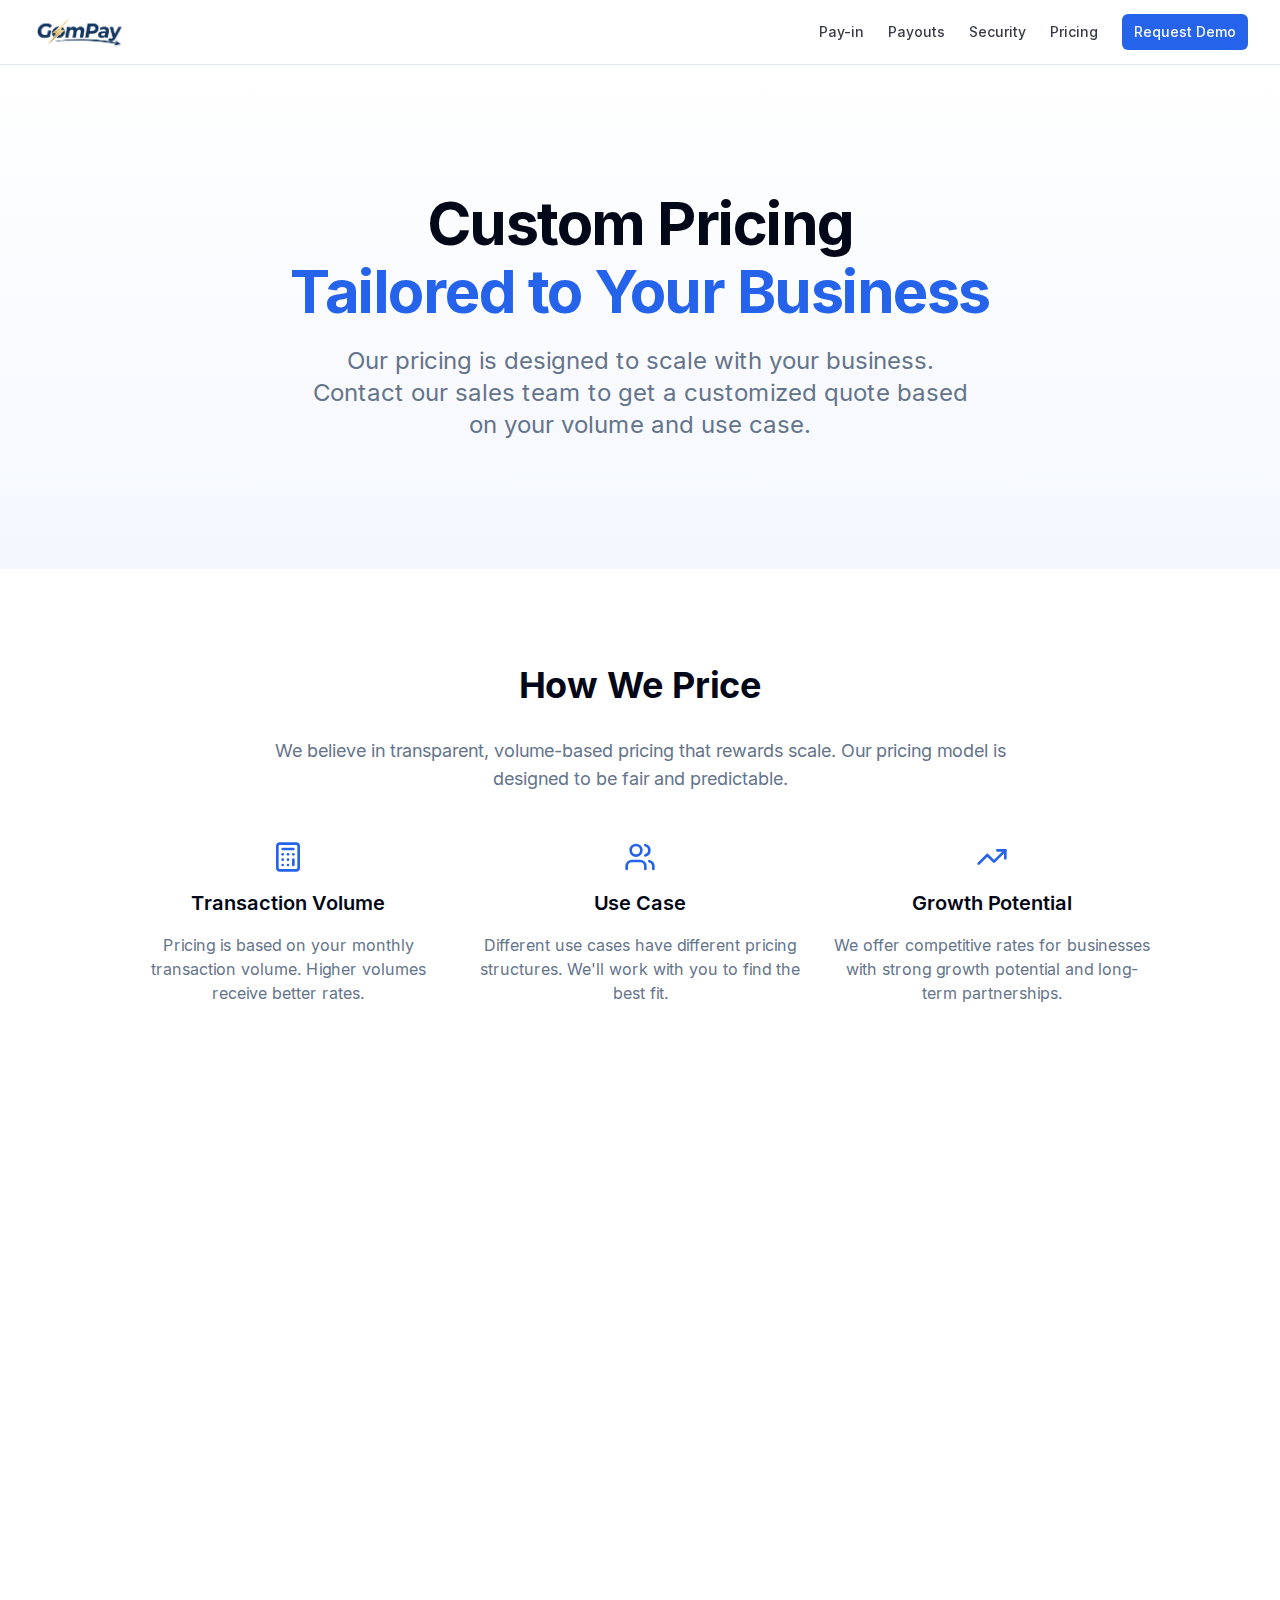
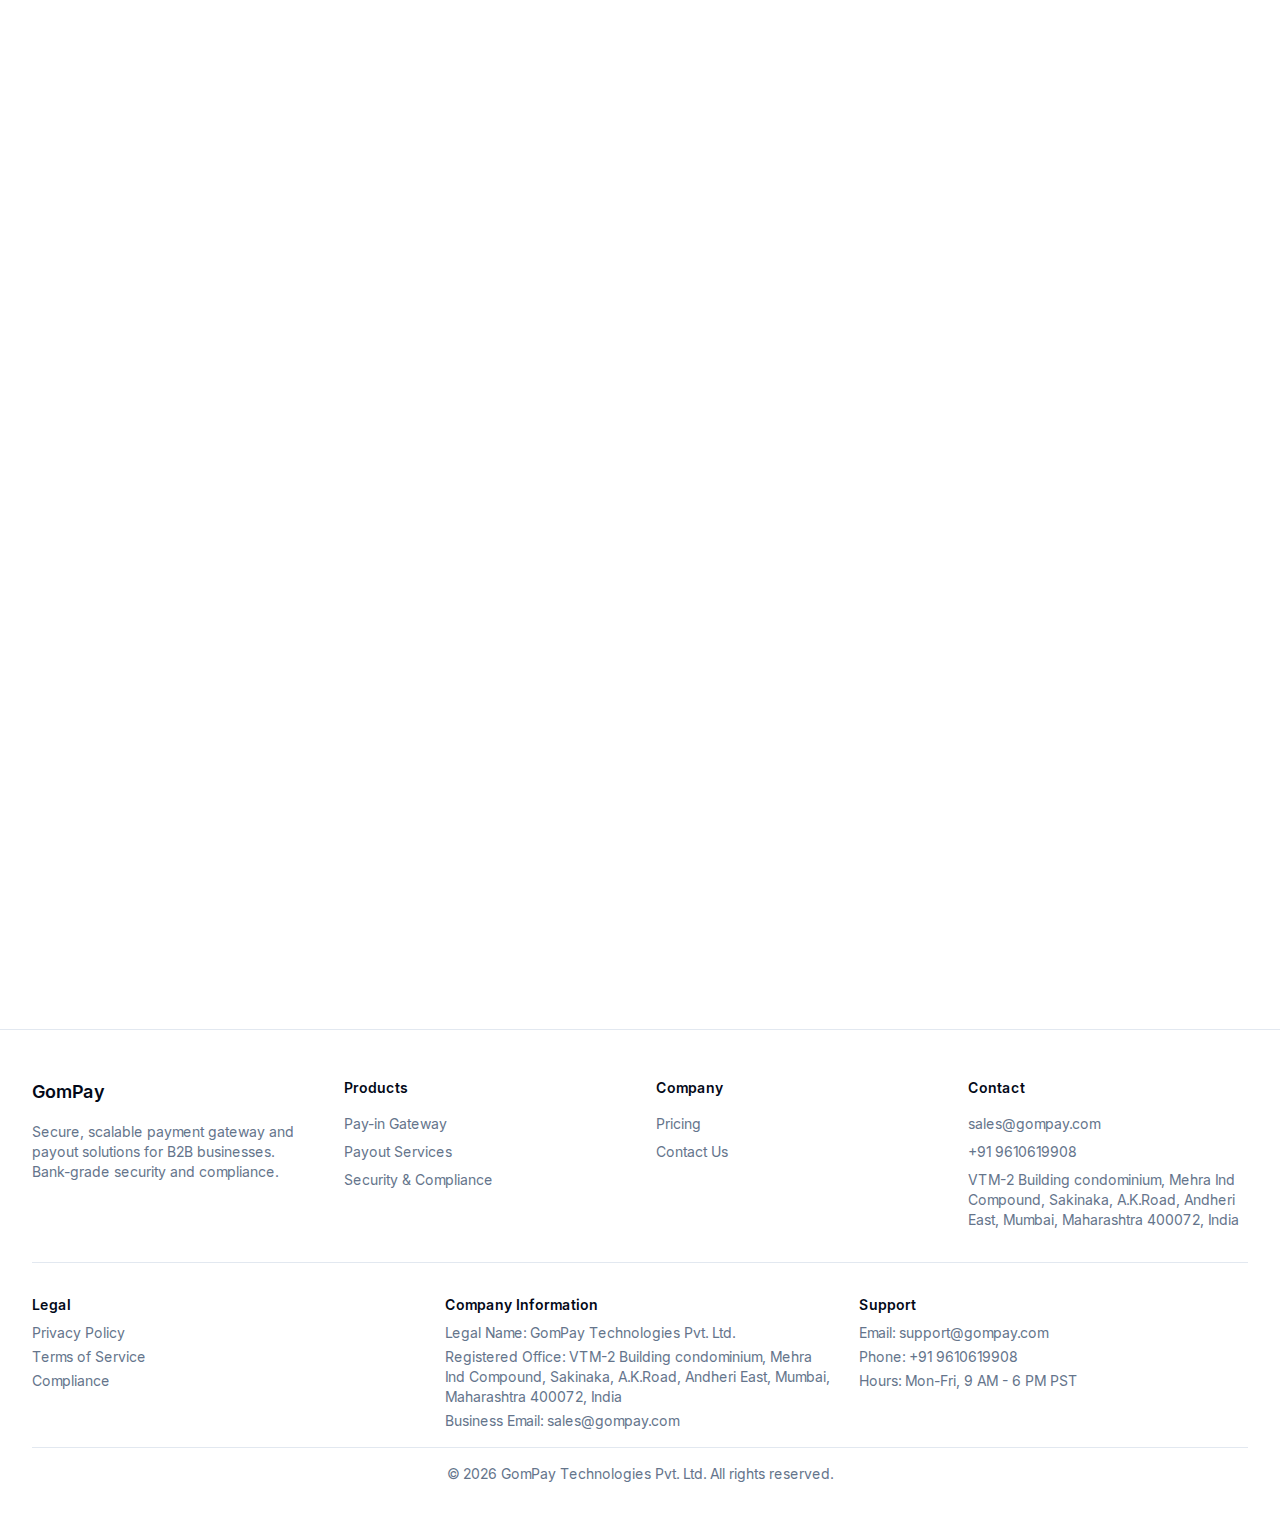
<file: pricing/index.html>
<!DOCTYPE html><!--yHS3O3mnSljdhGaGxKEkJ--><html lang="en"><head><meta charSet="utf-8"/><meta name="viewport" content="width=device-width, initial-scale=1"/><link rel="preload" href="/_next/static/media/83afe278b6a6bb3c-s.p.3a6ba036.woff2" as="font" crossorigin="" type="font/woff2"/><link rel="preload" as="image" href="/logo-t.png"/><link rel="stylesheet" href="/_next/static/chunks/ebf3b8f239ce06d0.css" data-precedence="next"/><link rel="preload" as="script" fetchPriority="low" href="/_next/static/chunks/424ba3e0355db417.js"/><script src="/_next/static/chunks/7f4bddc446dabda5.js" async=""></script><script src="/_next/static/chunks/30ea11065999f7ac.js" async=""></script><script src="/_next/static/chunks/a41c2cc7b3c1e5a2.js" async=""></script><script src="/_next/static/chunks/turbopack-b8442734b78e6e5e.js" async=""></script><script src="/_next/static/chunks/54f094818e39ea8e.js" async=""></script><script src="/_next/static/chunks/4e2541f1f095bad1.js" async=""></script><script src="/_next/static/chunks/17f3e20ca37f1fef.js" async=""></script><script src="/_next/static/chunks/fc4c34bcab399184.js" async=""></script><script src="/_next/static/chunks/6ea86ecd7a7f8b38.js" async=""></script><script src="/_next/static/chunks/8dc5ae31f0a6f32d.js" async=""></script><meta name="next-size-adjust" content=""/><title>GomPay - Enterprise Payment Gateway &amp; Payout Services</title><meta name="description" content="Secure, scalable payment gateway and payout solutions for B2B businesses. Bank-grade security and compliance."/><meta name="author" content="Mewaram Kansodiya (Akash Choudhary)"/><meta name="keywords" content="payment gateway, payout services, B2B payments, fintech, payment processing"/><meta name="creator" content="Mewaram Kansodiya (Akash Choudhary)"/><meta name="author" content="Mewaram Kansodiya (Akash Choudhary)"/><meta name="designer" content="Mewaram Kansodiya (Akash Choudhary)"/><meta name="developer" content="Mewaram Kansodiya (Akash Choudhary)"/><script src="/_next/static/chunks/a6dad97d9634a72d.js" noModule=""></script></head><body class="inter_5972bc34-module__OU16Qa__className"><div hidden=""><!--$--><!--/$--></div><div class="min-h-screen flex flex-col"><nav class="sticky top-0 z-50 w-full border-b bg-background/95 backdrop-blur supports-[backdrop-filter]:bg-background/60"><div class="container mx-auto px-4 sm:px-6 lg:px-8"><div class="flex h-16 items-center justify-between"><a class="flex items-center space-x-2" href="/"><img alt="GomPay" width="120" height="40" decoding="async" data-nimg="1" class="h-8 w-auto" style="color:transparent" src="/logo-t.png"/></a><div class="hidden md:flex md:items-center md:space-x-6"><a class="text-sm font-medium text-foreground/80 hover:text-foreground transition-colors" href="/pay-in/">Pay-in</a><a class="text-sm font-medium text-foreground/80 hover:text-foreground transition-colors" href="/payouts/">Payouts</a><a class="text-sm font-medium text-foreground/80 hover:text-foreground transition-colors" href="/security/">Security</a><a class="text-sm font-medium text-foreground/80 hover:text-foreground transition-colors" href="/pricing/">Pricing</a><a href="/contact/"><button class="inline-flex items-center justify-center whitespace-nowrap text-sm font-medium ring-offset-background transition-colors focus-visible:outline-none focus-visible:ring-2 focus-visible:ring-ring focus-visible:ring-offset-2 disabled:pointer-events-none disabled:opacity-50 bg-primary text-primary-foreground hover:bg-primary/90 h-9 rounded-md px-3">Request Demo</button></a></div><button class="md:hidden" aria-label="Toggle menu"><svg xmlns="http://www.w3.org/2000/svg" width="24" height="24" viewBox="0 0 24 24" fill="none" stroke="currentColor" stroke-width="2" stroke-linecap="round" stroke-linejoin="round" class="lucide lucide-menu h-6 w-6"><line x1="4" x2="20" y1="12" y2="12"></line><line x1="4" x2="20" y1="6" y2="6"></line><line x1="4" x2="20" y1="18" y2="18"></line></svg></button></div></div></nav><section class="relative py-20 md:py-32 bg-gradient-to-b from-background to-primary/5"><div class="container mx-auto px-4 sm:px-6 lg:px-8"><div class="max-w-4xl mx-auto text-center space-y-6" style="opacity:0;transform:translateY(8px)"><h1 class="text-4xl md:text-6xl font-bold tracking-tight">Custom Pricing<span class="block text-primary mt-2">Tailored to Your Business</span></h1><p class="text-xl md:text-2xl text-muted-foreground max-w-2xl mx-auto">Our pricing is designed to scale with your business. Contact our sales team to get a customized quote based on your volume and use case.</p></div></div></section><section class="py-16 md:py-24 bg-background" style="opacity:0;transform:translateY(12px)"><div class="container mx-auto px-4 sm:px-6 lg:px-8"><div class="max-w-3xl mx-auto text-center space-y-8 mb-12"><h2 class="text-3xl md:text-4xl font-bold">How We Price</h2><p class="text-lg text-muted-foreground">We believe in transparent, volume-based pricing that rewards scale. Our pricing model is designed to be fair and predictable.</p></div><div class="grid grid-cols-1 md:grid-cols-3 gap-8 max-w-5xl mx-auto mb-12"><div class="text-center space-y-4" style="opacity:0;transform:translateY(20px)"><svg xmlns="http://www.w3.org/2000/svg" width="24" height="24" viewBox="0 0 24 24" fill="none" stroke="currentColor" stroke-width="2" stroke-linecap="round" stroke-linejoin="round" class="lucide lucide-calculator h-8 w-8 text-primary mx-auto"><rect width="16" height="20" x="4" y="2" rx="2"></rect><line x1="8" x2="16" y1="6" y2="6"></line><line x1="16" x2="16" y1="14" y2="18"></line><path d="M16 10h.01"></path><path d="M12 10h.01"></path><path d="M8 10h.01"></path><path d="M12 14h.01"></path><path d="M8 14h.01"></path><path d="M12 18h.01"></path><path d="M8 18h.01"></path></svg><h3 class="text-xl font-semibold">Transaction Volume</h3><p class="text-muted-foreground">Pricing is based on your monthly transaction volume. Higher volumes receive better rates.</p></div><div class="text-center space-y-4" style="opacity:0;transform:translateY(20px)"><svg xmlns="http://www.w3.org/2000/svg" width="24" height="24" viewBox="0 0 24 24" fill="none" stroke="currentColor" stroke-width="2" stroke-linecap="round" stroke-linejoin="round" class="lucide lucide-users h-8 w-8 text-primary mx-auto"><path d="M16 21v-2a4 4 0 0 0-4-4H6a4 4 0 0 0-4 4v2"></path><circle cx="9" cy="7" r="4"></circle><path d="M22 21v-2a4 4 0 0 0-3-3.87"></path><path d="M16 3.13a4 4 0 0 1 0 7.75"></path></svg><h3 class="text-xl font-semibold">Use Case</h3><p class="text-muted-foreground">Different use cases have different pricing structures. We&#x27;ll work with you to find the best fit.</p></div><div class="text-center space-y-4" style="opacity:0;transform:translateY(20px)"><svg xmlns="http://www.w3.org/2000/svg" width="24" height="24" viewBox="0 0 24 24" fill="none" stroke="currentColor" stroke-width="2" stroke-linecap="round" stroke-linejoin="round" class="lucide lucide-trending-up h-8 w-8 text-primary mx-auto"><polyline points="22 7 13.5 15.5 8.5 10.5 2 17"></polyline><polyline points="16 7 22 7 22 13"></polyline></svg><h3 class="text-xl font-semibold">Growth Potential</h3><p class="text-muted-foreground">We offer competitive rates for businesses with strong growth potential and long-term partnerships.</p></div></div></div></section><section class="py-16 md:py-24 bg-primary/5" style="opacity:0;transform:translateY(12px)"><div class="container mx-auto px-4 sm:px-6 lg:px-8"><div class="max-w-3xl mx-auto text-center space-y-8 mb-12"><h2 class="text-3xl md:text-4xl font-bold">What&#x27;s Included</h2><p class="text-lg text-muted-foreground">All plans include these essential features and services.</p></div><div class="max-w-3xl mx-auto"><div class="grid grid-cols-1 md:grid-cols-2 gap-6"><div class="flex items-start gap-3" style="opacity:0;transform:translateX(-20px)"><svg xmlns="http://www.w3.org/2000/svg" width="24" height="24" viewBox="0 0 24 24" fill="none" stroke="currentColor" stroke-width="2" stroke-linecap="round" stroke-linejoin="round" class="lucide lucide-circle-check h-5 w-5 text-primary mt-1 flex-shrink-0"><circle cx="12" cy="12" r="10"></circle><path d="m9 12 2 2 4-4"></path></svg><div><h3 class="font-semibold mb-1">API Access</h3><p class="text-sm text-muted-foreground">Full access to our payment and payout APIs</p></div></div><div class="flex items-start gap-3" style="opacity:0;transform:translateX(20px)"><svg xmlns="http://www.w3.org/2000/svg" width="24" height="24" viewBox="0 0 24 24" fill="none" stroke="currentColor" stroke-width="2" stroke-linecap="round" stroke-linejoin="round" class="lucide lucide-circle-check h-5 w-5 text-primary mt-1 flex-shrink-0"><circle cx="12" cy="12" r="10"></circle><path d="m9 12 2 2 4-4"></path></svg><div><h3 class="font-semibold mb-1">Dashboard &amp; Analytics</h3><p class="text-sm text-muted-foreground">Comprehensive dashboard with real-time analytics</p></div></div><div class="flex items-start gap-3" style="opacity:0;transform:translateX(-20px)"><svg xmlns="http://www.w3.org/2000/svg" width="24" height="24" viewBox="0 0 24 24" fill="none" stroke="currentColor" stroke-width="2" stroke-linecap="round" stroke-linejoin="round" class="lucide lucide-circle-check h-5 w-5 text-primary mt-1 flex-shrink-0"><circle cx="12" cy="12" r="10"></circle><path d="m9 12 2 2 4-4"></path></svg><div><h3 class="font-semibold mb-1">Webhook Integration</h3><p class="text-sm text-muted-foreground">Real-time event notifications via webhooks</p></div></div><div class="flex items-start gap-3" style="opacity:0;transform:translateX(20px)"><svg xmlns="http://www.w3.org/2000/svg" width="24" height="24" viewBox="0 0 24 24" fill="none" stroke="currentColor" stroke-width="2" stroke-linecap="round" stroke-linejoin="round" class="lucide lucide-circle-check h-5 w-5 text-primary mt-1 flex-shrink-0"><circle cx="12" cy="12" r="10"></circle><path d="m9 12 2 2 4-4"></path></svg><div><h3 class="font-semibold mb-1">Technical Support</h3><p class="text-sm text-muted-foreground">Dedicated technical support and documentation</p></div></div><div class="flex items-start gap-3" style="opacity:0;transform:translateX(-20px)"><svg xmlns="http://www.w3.org/2000/svg" width="24" height="24" viewBox="0 0 24 24" fill="none" stroke="currentColor" stroke-width="2" stroke-linecap="round" stroke-linejoin="round" class="lucide lucide-circle-check h-5 w-5 text-primary mt-1 flex-shrink-0"><circle cx="12" cy="12" r="10"></circle><path d="m9 12 2 2 4-4"></path></svg><div><h3 class="font-semibold mb-1">Security &amp; Compliance</h3><p class="text-sm text-muted-foreground">PCI DSS compliant infrastructure and security</p></div></div><div class="flex items-start gap-3" style="opacity:0;transform:translateX(20px)"><svg xmlns="http://www.w3.org/2000/svg" width="24" height="24" viewBox="0 0 24 24" fill="none" stroke="currentColor" stroke-width="2" stroke-linecap="round" stroke-linejoin="round" class="lucide lucide-circle-check h-5 w-5 text-primary mt-1 flex-shrink-0"><circle cx="12" cy="12" r="10"></circle><path d="m9 12 2 2 4-4"></path></svg><div><h3 class="font-semibold mb-1">SLA Guarantee</h3><p class="text-sm text-muted-foreground">99.9%<!-- --> uptime SLA with service level guarantees</p></div></div></div></div></div></section><section class="py-16 md:py-24 bg-background" style="opacity:0;transform:translateY(12px)"><div class="container mx-auto px-4 sm:px-6 lg:px-8"><div class="max-w-3xl mx-auto text-center space-y-8" style="opacity:0;transform:translateY(20px)"><h2 class="text-3xl md:text-4xl font-bold">Get a Custom Quote</h2><p class="text-lg text-muted-foreground">Our sales team will work with you to understand your business needs and provide a customized pricing plan that fits your requirements.</p><div class="space-y-4"><p class="text-base text-muted-foreground">To get started, please provide us with:</p><ul class="text-left max-w-md mx-auto space-y-2 text-sm text-muted-foreground"><li class="flex items-center gap-2"><svg xmlns="http://www.w3.org/2000/svg" width="24" height="24" viewBox="0 0 24 24" fill="none" stroke="currentColor" stroke-width="2" stroke-linecap="round" stroke-linejoin="round" class="lucide lucide-circle-check h-4 w-4 text-primary"><circle cx="12" cy="12" r="10"></circle><path d="m9 12 2 2 4-4"></path></svg><span>Expected monthly transaction volume</span></li><li class="flex items-center gap-2"><svg xmlns="http://www.w3.org/2000/svg" width="24" height="24" viewBox="0 0 24 24" fill="none" stroke="currentColor" stroke-width="2" stroke-linecap="round" stroke-linejoin="round" class="lucide lucide-circle-check h-4 w-4 text-primary"><circle cx="12" cy="12" r="10"></circle><path d="m9 12 2 2 4-4"></path></svg><span>Primary use case (pay-in, payouts, or both)</span></li><li class="flex items-center gap-2"><svg xmlns="http://www.w3.org/2000/svg" width="24" height="24" viewBox="0 0 24 24" fill="none" stroke="currentColor" stroke-width="2" stroke-linecap="round" stroke-linejoin="round" class="lucide lucide-circle-check h-4 w-4 text-primary"><circle cx="12" cy="12" r="10"></circle><path d="m9 12 2 2 4-4"></path></svg><span>Business model and industry</span></li><li class="flex items-center gap-2"><svg xmlns="http://www.w3.org/2000/svg" width="24" height="24" viewBox="0 0 24 24" fill="none" stroke="currentColor" stroke-width="2" stroke-linecap="round" stroke-linejoin="round" class="lucide lucide-circle-check h-4 w-4 text-primary"><circle cx="12" cy="12" r="10"></circle><path d="m9 12 2 2 4-4"></path></svg><span>Integration timeline and requirements</span></li></ul></div><div class="pt-6"><a href="/contact/"><div class="inline-block" tabindex="0" style="transform:none"><button class="inline-flex items-center justify-center whitespace-nowrap text-sm font-medium ring-offset-background transition-colors focus-visible:outline-none focus-visible:ring-2 focus-visible:ring-ring focus-visible:ring-offset-2 disabled:pointer-events-none disabled:opacity-50 bg-primary text-primary-foreground hover:bg-primary/90 h-11 rounded-md px-8 w-full sm:w-auto">Contact Sales<svg xmlns="http://www.w3.org/2000/svg" width="24" height="24" viewBox="0 0 24 24" fill="none" stroke="currentColor" stroke-width="2" stroke-linecap="round" stroke-linejoin="round" class="lucide lucide-arrow-right ml-2 h-4 w-4"><path d="M5 12h14"></path><path d="m12 5 7 7-7 7"></path></svg></button></div></a></div></div></div></section><section class="py-16 md:py-24 bg-primary/5" style="opacity:0;transform:translateY(12px)"><div class="container mx-auto px-4 sm:px-6 lg:px-8"><div class="max-w-3xl mx-auto text-center space-y-6"><h2 class="text-3xl md:text-4xl font-bold">Ready to Discuss Pricing?</h2><p class="text-lg text-muted-foreground">Schedule a call with our sales team to get a customized quote for your business.</p><div class="flex flex-col sm:flex-row gap-4 justify-center"><a href="/contact/"><div class="inline-block" tabindex="0" style="transform:none"><button class="inline-flex items-center justify-center whitespace-nowrap text-sm font-medium ring-offset-background transition-colors focus-visible:outline-none focus-visible:ring-2 focus-visible:ring-ring focus-visible:ring-offset-2 disabled:pointer-events-none disabled:opacity-50 bg-primary text-primary-foreground hover:bg-primary/90 h-11 rounded-md px-8 w-full sm:w-auto">Contact Sales</button></div></a></div></div></div></section><footer class="border-t bg-background"><div class="container mx-auto px-4 sm:px-6 lg:px-8 py-12"><div class="grid grid-cols-1 md:grid-cols-4 gap-8"><div class="space-y-4"><h3 class="text-lg font-semibold">GomPay</h3><p class="text-sm text-muted-foreground">Secure, scalable payment gateway and payout solutions for B2B businesses. Bank-grade security and compliance.</p></div><div class="space-y-4"><h4 class="text-sm font-semibold">Products</h4><ul class="space-y-2 text-sm text-muted-foreground"><li><a class="hover:text-foreground transition-colors" href="/pay-in/">Pay-in Gateway</a></li><li><a class="hover:text-foreground transition-colors" href="/payouts/">Payout Services</a></li><li><a class="hover:text-foreground transition-colors" href="/security/">Security &amp; Compliance</a></li></ul></div><div class="space-y-4"><h4 class="text-sm font-semibold">Company</h4><ul class="space-y-2 text-sm text-muted-foreground"><li><a class="hover:text-foreground transition-colors" href="/pricing/">Pricing</a></li><li><a class="hover:text-foreground transition-colors" href="/contact/">Contact Us</a></li></ul></div><div class="space-y-4"><h4 class="text-sm font-semibold">Contact</h4><ul class="space-y-2 text-sm text-muted-foreground"><li>sales@gompay.com</li><li>+91 9610619908</li><li>VTM-2 Building condominium, Mehra Ind Compound, Sakinaka, A.K.Road, Andheri East, Mumbai, Maharashtra 400072, India</li></ul></div></div><div class="mt-8 pt-8 border-t space-y-4"><div class="grid grid-cols-1 md:grid-cols-3 gap-6 text-sm text-muted-foreground"><div><p class="font-semibold text-foreground mb-2">Legal</p><ul class="space-y-1"><li><a class="hover:text-foreground transition-colors" href="#">Privacy Policy</a></li><li><a class="hover:text-foreground transition-colors" href="#">Terms of Service</a></li><li><a class="hover:text-foreground transition-colors" href="#">Compliance</a></li></ul></div><div><p class="font-semibold text-foreground mb-2">Company Information</p><ul class="space-y-1"><li>Legal Name: <!-- -->GomPay<!-- --> Technologies Pvt. Ltd.</li><li>Registered Office: <!-- -->VTM-2 Building condominium, Mehra Ind Compound, Sakinaka, A.K.Road, Andheri East, Mumbai, Maharashtra 400072, India</li><li>Business Email: <!-- -->sales@gompay.com</li></ul></div><div><p class="font-semibold text-foreground mb-2">Support</p><ul class="space-y-1"><li>Email: <!-- -->support@gompay.com</li><li>Phone: <!-- -->+91 9610619908</li><li>Hours: <!-- -->Mon-Fri, 9 AM - 6 PM PST</li></ul></div></div><div class="text-center text-sm text-muted-foreground pt-4 border-t"><p>© <!-- -->2025<!-- --> <!-- -->GomPay<!-- --> Technologies Pvt. Ltd. All rights reserved.</p></div></div></div></footer></div><!--$--><!--/$--><script src="/_next/static/chunks/424ba3e0355db417.js" id="_R_" async=""></script><script>(self.__next_f=self.__next_f||[]).push([0])</script><script>self.__next_f.push([1,"1:\"$Sreact.fragment\"\n2:I[39756,[\"/_next/static/chunks/54f094818e39ea8e.js\",\"/_next/static/chunks/4e2541f1f095bad1.js\"],\"default\"]\n3:I[37457,[\"/_next/static/chunks/54f094818e39ea8e.js\",\"/_next/static/chunks/4e2541f1f095bad1.js\"],\"default\"]\n4:I[36768,[\"/_next/static/chunks/17f3e20ca37f1fef.js\",\"/_next/static/chunks/fc4c34bcab399184.js\"],\"default\"]\n5:I[47257,[\"/_next/static/chunks/54f094818e39ea8e.js\",\"/_next/static/chunks/4e2541f1f095bad1.js\"],\"ClientPageRoot\"]\n6:I[56195,[\"/_next/static/chunks/6ea86ecd7a7f8b38.js\",\"/_next/static/chunks/8dc5ae31f0a6f32d.js\",\"/_next/static/chunks/fc4c34bcab399184.js\"],\"default\"]\n9:I[97367,[\"/_next/static/chunks/54f094818e39ea8e.js\",\"/_next/static/chunks/4e2541f1f095bad1.js\"],\"OutletBoundary\"]\na:\"$Sreact.suspense\"\nc:I[97367,[\"/_next/static/chunks/54f094818e39ea8e.js\",\"/_next/static/chunks/4e2541f1f095bad1.js\"],\"ViewportBoundary\"]\ne:I[97367,[\"/_next/static/chunks/54f094818e39ea8e.js\",\"/_next/static/chunks/4e2541f1f095bad1.js\"],\"MetadataBoundary\"]\n10:I[53348,[\"/_next/static/chunks/54f094818e39ea8e.js\",\"/_next/static/chunks/4e2541f1f095bad1.js\"],\"default\"]\n:HL[\"/_next/static/chunks/ebf3b8f239ce06d0.css\",\"style\"]\n:HL[\"/_next/static/media/83afe278b6a6bb3c-s.p.3a6ba036.woff2\",\"font\",{\"crossOrigin\":\"\",\"type\":\"font/woff2\"}]\n"])</script><script>self.__next_f.push([1,"0:{\"P\":null,\"b\":\"yHS3O3mnSljdhGaGxKEkJ\",\"c\":[\"\",\"pricing\",\"\"],\"q\":\"\",\"i\":false,\"f\":[[[\"\",{\"children\":[\"pricing\",{\"children\":[\"__PAGE__\",{}]}]},\"$undefined\",\"$undefined\",true],[[\"$\",\"$1\",\"c\",{\"children\":[[[\"$\",\"link\",\"0\",{\"rel\":\"stylesheet\",\"href\":\"/_next/static/chunks/ebf3b8f239ce06d0.css\",\"precedence\":\"next\",\"crossOrigin\":\"$undefined\",\"nonce\":\"$undefined\"}]],[\"$\",\"html\",null,{\"lang\":\"en\",\"children\":[\"$\",\"body\",null,{\"className\":\"inter_5972bc34-module__OU16Qa__className\",\"children\":[\"$\",\"$L2\",null,{\"parallelRouterKey\":\"children\",\"error\":\"$undefined\",\"errorStyles\":\"$undefined\",\"errorScripts\":\"$undefined\",\"template\":[\"$\",\"$L3\",null,{}],\"templateStyles\":\"$undefined\",\"templateScripts\":\"$undefined\",\"notFound\":[[\"$\",\"$L4\",null,{}],[]],\"forbidden\":\"$undefined\",\"unauthorized\":\"$undefined\"}]}]}]]}],{\"children\":[[\"$\",\"$1\",\"c\",{\"children\":[null,[\"$\",\"$L2\",null,{\"parallelRouterKey\":\"children\",\"error\":\"$undefined\",\"errorStyles\":\"$undefined\",\"errorScripts\":\"$undefined\",\"template\":[\"$\",\"$L3\",null,{}],\"templateStyles\":\"$undefined\",\"templateScripts\":\"$undefined\",\"notFound\":\"$undefined\",\"forbidden\":\"$undefined\",\"unauthorized\":\"$undefined\"}]]}],{\"children\":[[\"$\",\"$1\",\"c\",{\"children\":[[\"$\",\"$L5\",null,{\"Component\":\"$6\",\"serverProvidedParams\":{\"searchParams\":{},\"params\":{},\"promises\":[\"$@7\",\"$@8\"]}}],[[\"$\",\"script\",\"script-0\",{\"src\":\"/_next/static/chunks/6ea86ecd7a7f8b38.js\",\"async\":true,\"nonce\":\"$undefined\"}],[\"$\",\"script\",\"script-1\",{\"src\":\"/_next/static/chunks/8dc5ae31f0a6f32d.js\",\"async\":true,\"nonce\":\"$undefined\"}],[\"$\",\"script\",\"script-2\",{\"src\":\"/_next/static/chunks/fc4c34bcab399184.js\",\"async\":true,\"nonce\":\"$undefined\"}]],[\"$\",\"$L9\",null,{\"children\":[\"$\",\"$a\",null,{\"name\":\"Next.MetadataOutlet\",\"children\":\"$@b\"}]}]]}],{},null,false,false]},null,false,false]},null,false,false],[\"$\",\"$1\",\"h\",{\"children\":[null,[\"$\",\"$Lc\",null,{\"children\":\"$Ld\"}],[\"$\",\"div\",null,{\"hidden\":true,\"children\":[\"$\",\"$Le\",null,{\"children\":[\"$\",\"$a\",null,{\"name\":\"Next.Metadata\",\"children\":\"$Lf\"}]}]}],[\"$\",\"meta\",null,{\"name\":\"next-size-adjust\",\"content\":\"\"}]]}],false]],\"m\":\"$undefined\",\"G\":[\"$10\",[]],\"S\":true}\n"])</script><script>self.__next_f.push([1,"7:{}\n8:\"$0:f:0:1:1:children:1:children:0:props:children:0:props:serverProvidedParams:params\"\n"])</script><script>self.__next_f.push([1,"d:[[\"$\",\"meta\",\"0\",{\"charSet\":\"utf-8\"}],[\"$\",\"meta\",\"1\",{\"name\":\"viewport\",\"content\":\"width=device-width, initial-scale=1\"}]]\n"])</script><script>self.__next_f.push([1,"b:null\nf:[[\"$\",\"title\",\"0\",{\"children\":\"GomPay - Enterprise Payment Gateway \u0026 Payout Services\"}],[\"$\",\"meta\",\"1\",{\"name\":\"description\",\"content\":\"Secure, scalable payment gateway and payout solutions for B2B businesses. Bank-grade security and compliance.\"}],[\"$\",\"meta\",\"2\",{\"name\":\"author\",\"content\":\"Mewaram Kansodiya (Akash Choudhary)\"}],[\"$\",\"meta\",\"3\",{\"name\":\"keywords\",\"content\":\"payment gateway, payout services, B2B payments, fintech, payment processing\"}],[\"$\",\"meta\",\"4\",{\"name\":\"creator\",\"content\":\"Mewaram Kansodiya (Akash Choudhary)\"}],[\"$\",\"meta\",\"5\",{\"name\":\"author\",\"content\":\"Mewaram Kansodiya (Akash Choudhary)\"}],[\"$\",\"meta\",\"6\",{\"name\":\"designer\",\"content\":\"Mewaram Kansodiya (Akash Choudhary)\"}],[\"$\",\"meta\",\"7\",{\"name\":\"developer\",\"content\":\"Mewaram Kansodiya (Akash Choudhary)\"}]]\n"])</script></body></html>
</file>
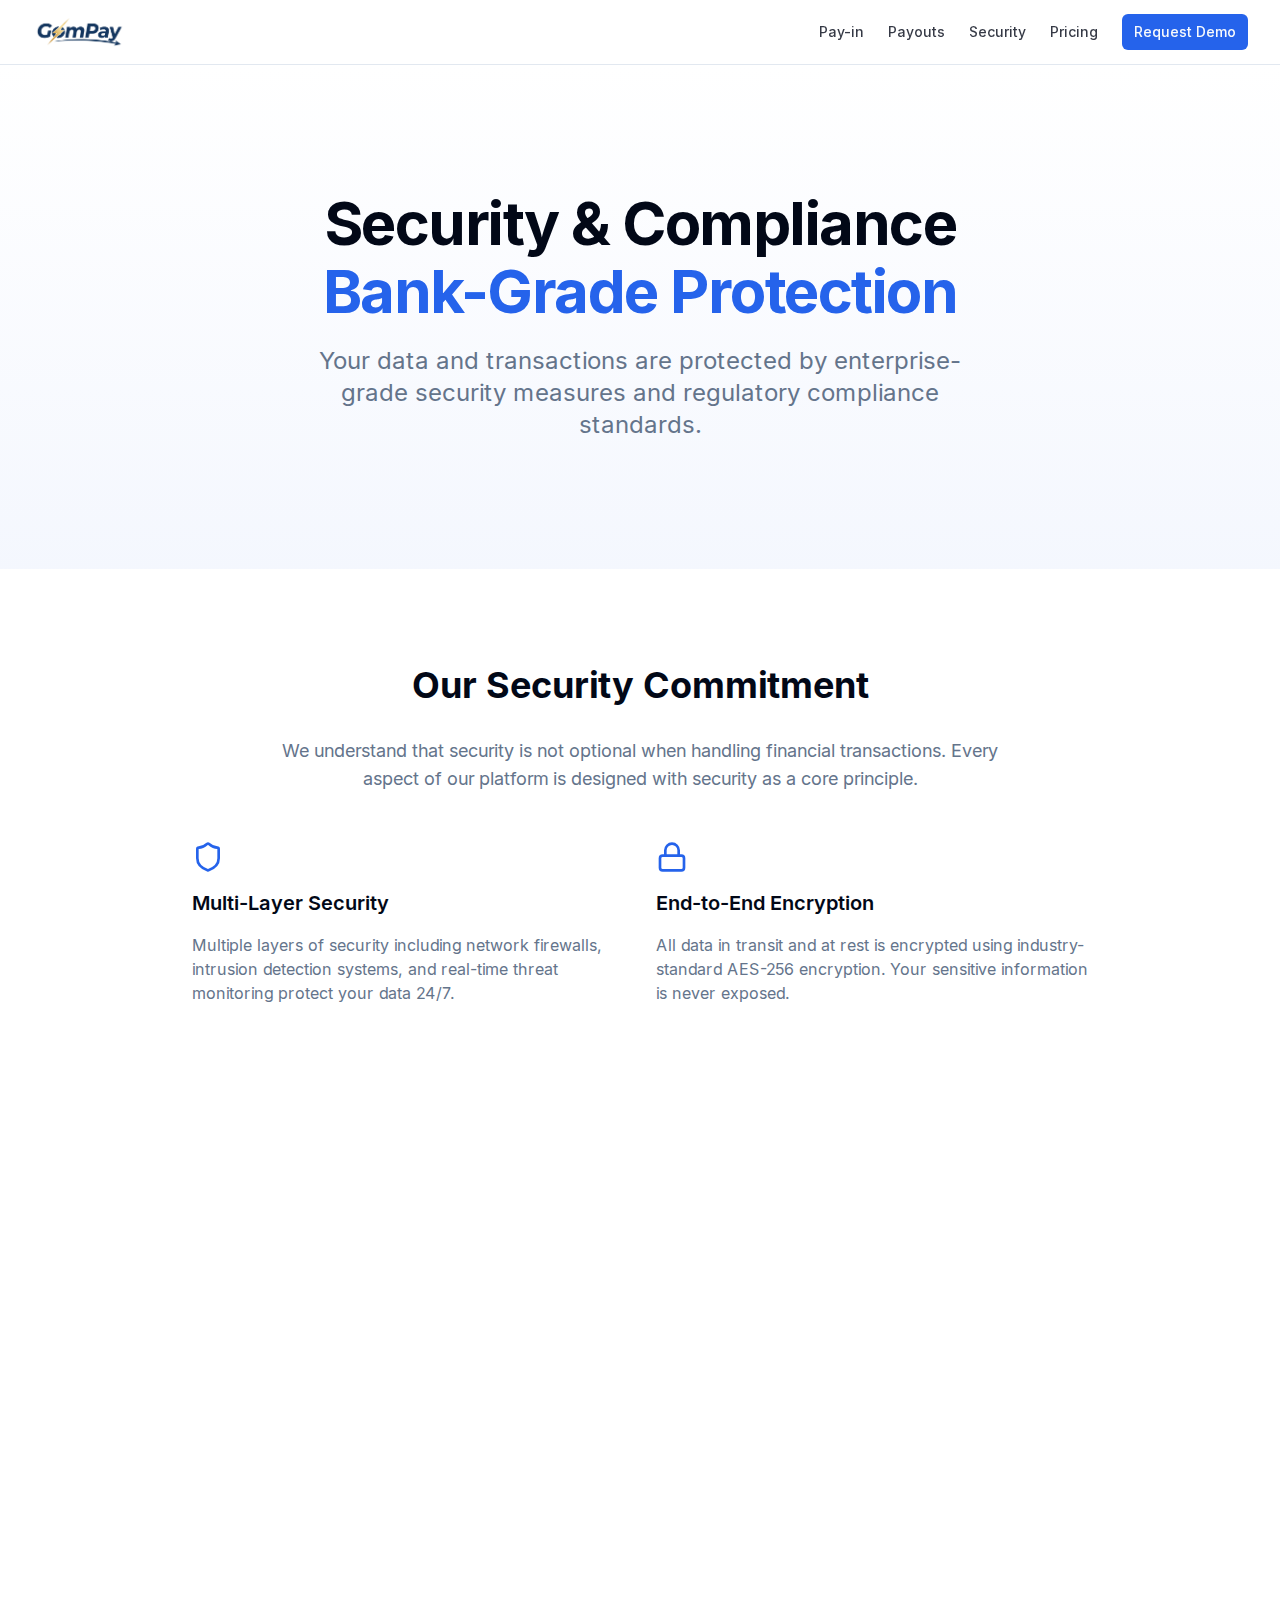
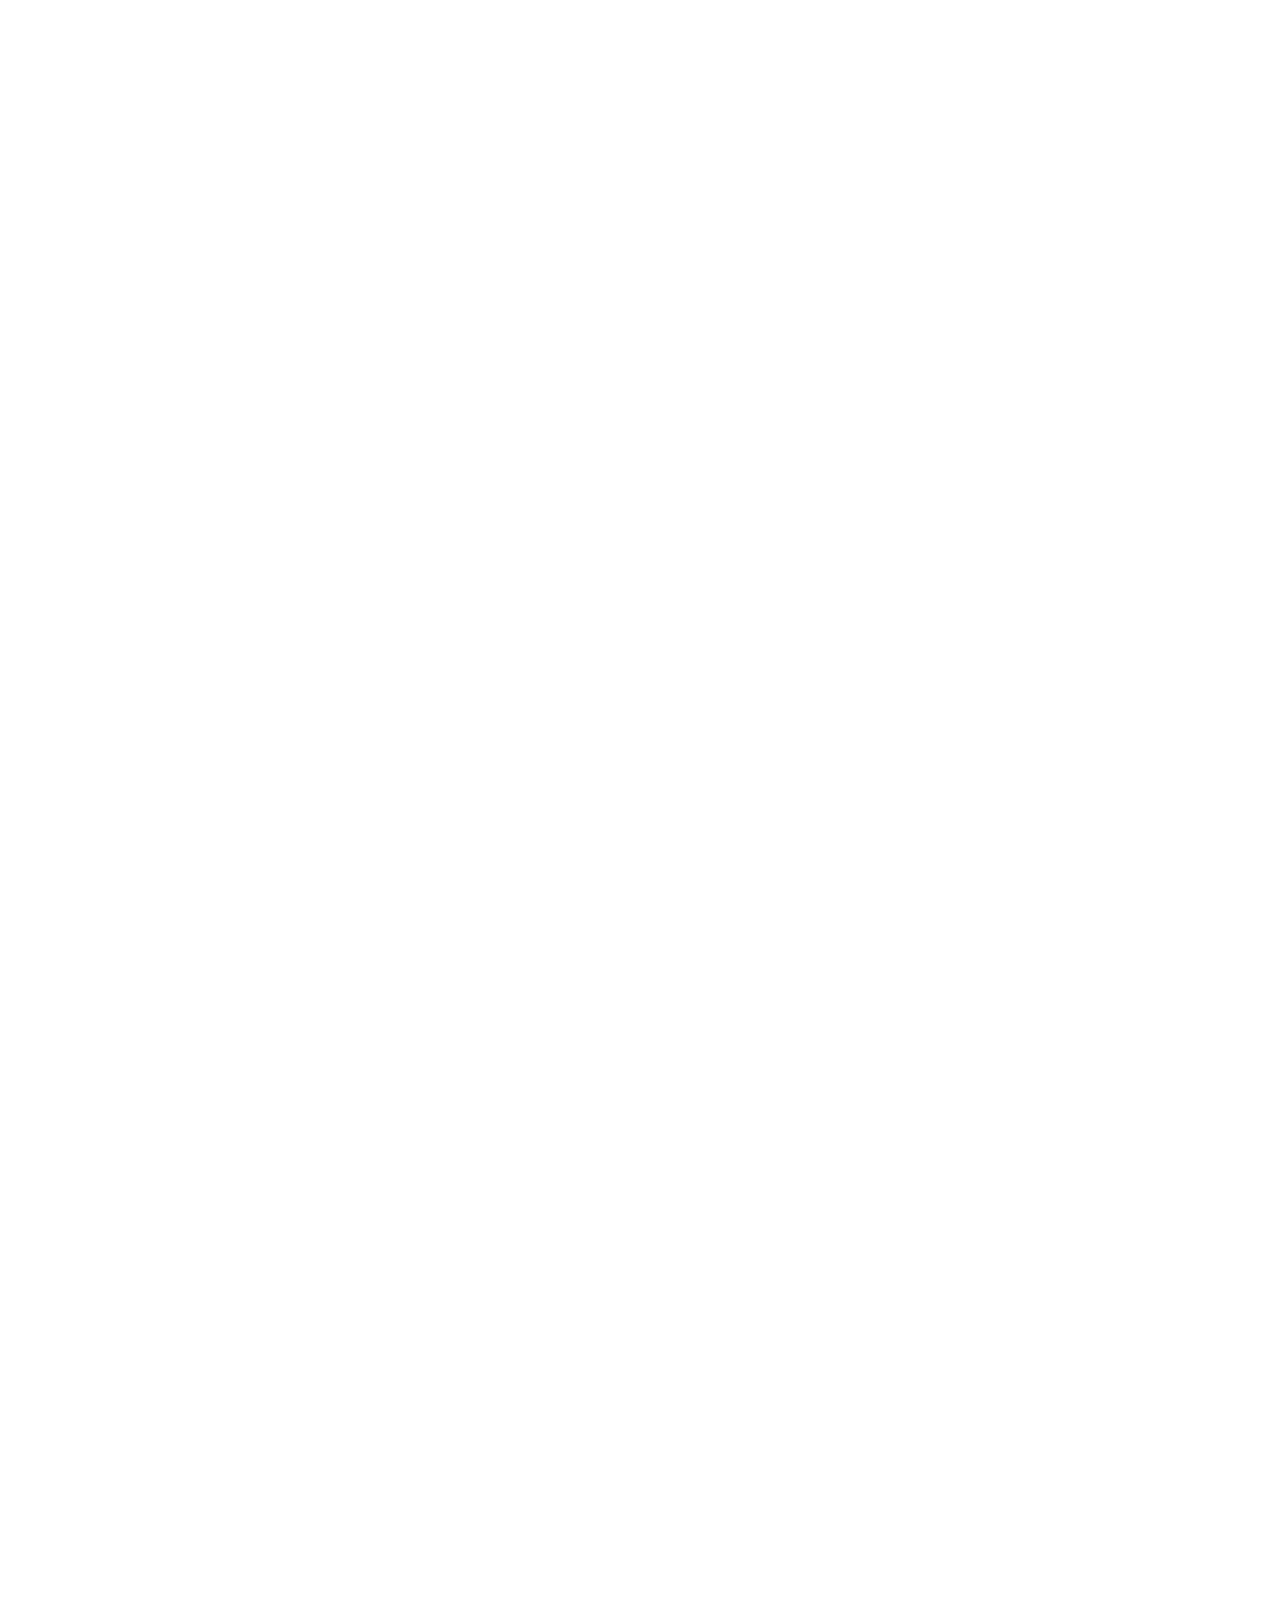
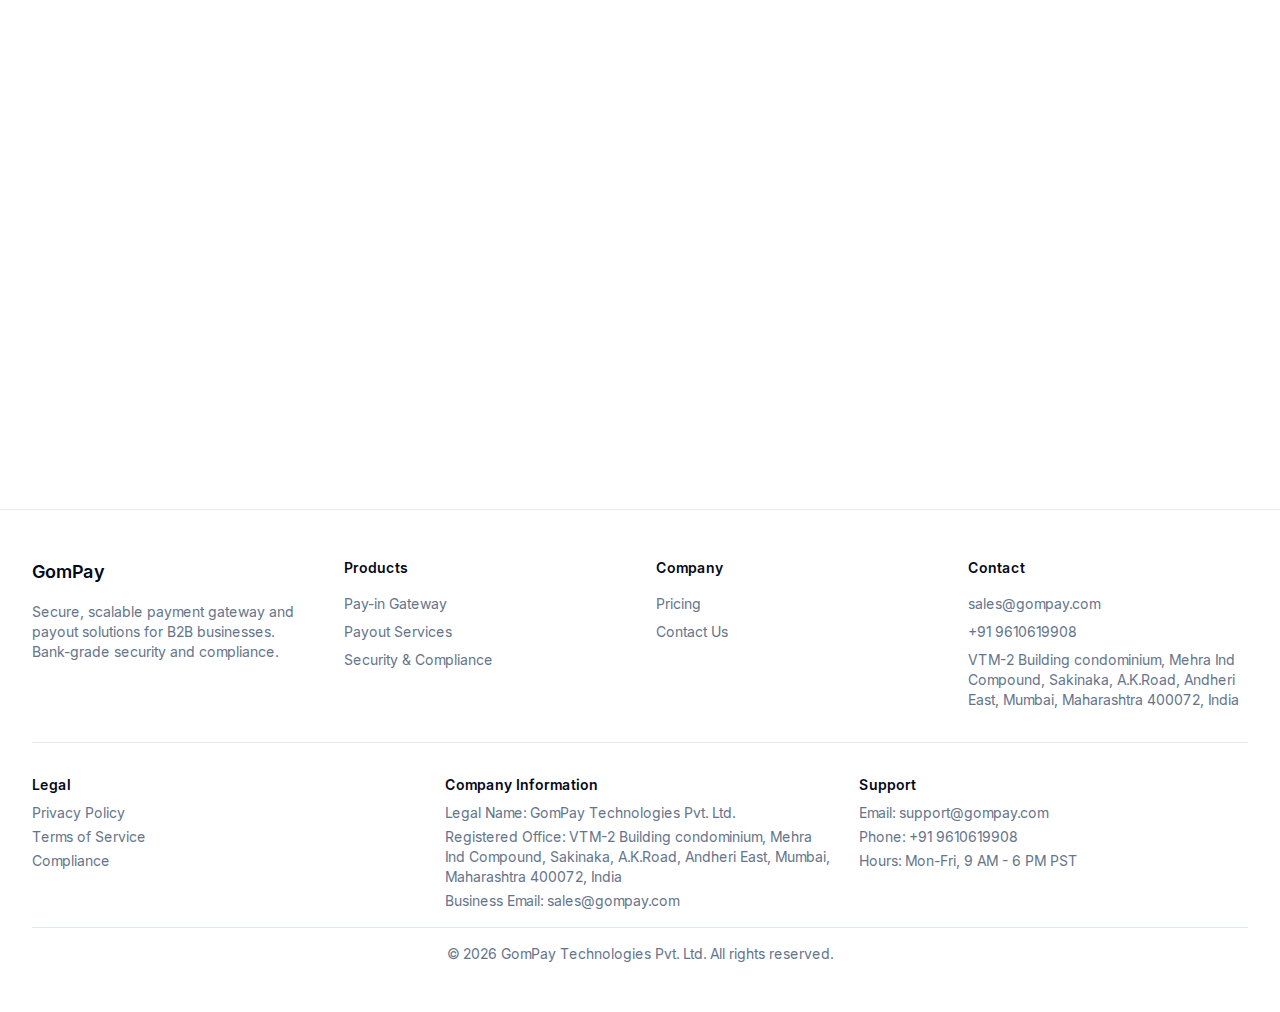
<file: security/index.html>
<!DOCTYPE html><!--yHS3O3mnSljdhGaGxKEkJ--><html lang="en"><head><meta charSet="utf-8"/><meta name="viewport" content="width=device-width, initial-scale=1"/><link rel="preload" href="/_next/static/media/83afe278b6a6bb3c-s.p.3a6ba036.woff2" as="font" crossorigin="" type="font/woff2"/><link rel="preload" as="image" href="/logo-t.png"/><link rel="stylesheet" href="/_next/static/chunks/ebf3b8f239ce06d0.css" data-precedence="next"/><link rel="preload" as="script" fetchPriority="low" href="/_next/static/chunks/424ba3e0355db417.js"/><script src="/_next/static/chunks/7f4bddc446dabda5.js" async=""></script><script src="/_next/static/chunks/30ea11065999f7ac.js" async=""></script><script src="/_next/static/chunks/a41c2cc7b3c1e5a2.js" async=""></script><script src="/_next/static/chunks/turbopack-b8442734b78e6e5e.js" async=""></script><script src="/_next/static/chunks/54f094818e39ea8e.js" async=""></script><script src="/_next/static/chunks/4e2541f1f095bad1.js" async=""></script><script src="/_next/static/chunks/17f3e20ca37f1fef.js" async=""></script><script src="/_next/static/chunks/fc4c34bcab399184.js" async=""></script><script src="/_next/static/chunks/6fc5d672c50e8e0d.js" async=""></script><script src="/_next/static/chunks/8dc5ae31f0a6f32d.js" async=""></script><meta name="next-size-adjust" content=""/><title>GomPay - Enterprise Payment Gateway &amp; Payout Services</title><meta name="description" content="Secure, scalable payment gateway and payout solutions for B2B businesses. Bank-grade security and compliance."/><meta name="author" content="Mewaram Kansodiya (Akash Choudhary)"/><meta name="keywords" content="payment gateway, payout services, B2B payments, fintech, payment processing"/><meta name="creator" content="Mewaram Kansodiya (Akash Choudhary)"/><meta name="author" content="Mewaram Kansodiya (Akash Choudhary)"/><meta name="designer" content="Mewaram Kansodiya (Akash Choudhary)"/><meta name="developer" content="Mewaram Kansodiya (Akash Choudhary)"/><script src="/_next/static/chunks/a6dad97d9634a72d.js" noModule=""></script></head><body class="inter_5972bc34-module__OU16Qa__className"><div hidden=""><!--$--><!--/$--></div><div class="min-h-screen flex flex-col"><nav class="sticky top-0 z-50 w-full border-b bg-background/95 backdrop-blur supports-[backdrop-filter]:bg-background/60"><div class="container mx-auto px-4 sm:px-6 lg:px-8"><div class="flex h-16 items-center justify-between"><a class="flex items-center space-x-2" href="/"><img alt="GomPay" width="120" height="40" decoding="async" data-nimg="1" class="h-8 w-auto" style="color:transparent" src="/logo-t.png"/></a><div class="hidden md:flex md:items-center md:space-x-6"><a class="text-sm font-medium text-foreground/80 hover:text-foreground transition-colors" href="/pay-in/">Pay-in</a><a class="text-sm font-medium text-foreground/80 hover:text-foreground transition-colors" href="/payouts/">Payouts</a><a class="text-sm font-medium text-foreground/80 hover:text-foreground transition-colors" href="/security/">Security</a><a class="text-sm font-medium text-foreground/80 hover:text-foreground transition-colors" href="/pricing/">Pricing</a><a href="/contact/"><button class="inline-flex items-center justify-center whitespace-nowrap text-sm font-medium ring-offset-background transition-colors focus-visible:outline-none focus-visible:ring-2 focus-visible:ring-ring focus-visible:ring-offset-2 disabled:pointer-events-none disabled:opacity-50 bg-primary text-primary-foreground hover:bg-primary/90 h-9 rounded-md px-3">Request Demo</button></a></div><button class="md:hidden" aria-label="Toggle menu"><svg xmlns="http://www.w3.org/2000/svg" width="24" height="24" viewBox="0 0 24 24" fill="none" stroke="currentColor" stroke-width="2" stroke-linecap="round" stroke-linejoin="round" class="lucide lucide-menu h-6 w-6"><line x1="4" x2="20" y1="12" y2="12"></line><line x1="4" x2="20" y1="6" y2="6"></line><line x1="4" x2="20" y1="18" y2="18"></line></svg></button></div></div></nav><section class="relative py-20 md:py-32 bg-gradient-to-b from-background to-primary/5"><div class="container mx-auto px-4 sm:px-6 lg:px-8"><div class="max-w-4xl mx-auto text-center space-y-6" style="opacity:0;transform:translateY(8px)"><h1 class="text-4xl md:text-6xl font-bold tracking-tight">Security &amp; Compliance<span class="block text-primary mt-2">Bank-Grade Protection</span></h1><p class="text-xl md:text-2xl text-muted-foreground max-w-2xl mx-auto">Your data and transactions are protected by enterprise-grade security measures and regulatory compliance standards.</p></div></div></section><section class="py-16 md:py-24 bg-background" style="opacity:0;transform:translateY(12px)"><div class="container mx-auto px-4 sm:px-6 lg:px-8"><div class="max-w-3xl mx-auto text-center space-y-8 mb-12"><h2 class="text-3xl md:text-4xl font-bold">Our Security Commitment</h2><p class="text-lg text-muted-foreground">We understand that security is not optional when handling financial transactions. Every aspect of our platform is designed with security as a core principle.</p></div><div class="grid grid-cols-1 md:grid-cols-2 gap-8 max-w-4xl mx-auto"><div class="space-y-4" style="opacity:0;transform:translateX(-20px)"><svg xmlns="http://www.w3.org/2000/svg" width="24" height="24" viewBox="0 0 24 24" fill="none" stroke="currentColor" stroke-width="2" stroke-linecap="round" stroke-linejoin="round" class="lucide lucide-shield h-8 w-8 text-primary"><path d="M20 13c0 5-3.5 7.5-7.66 8.95a1 1 0 0 1-.67-.01C7.5 20.5 4 18 4 13V6a1 1 0 0 1 1-1c2 0 4.5-1.2 6.24-2.72a1.17 1.17 0 0 1 1.52 0C14.51 3.81 17 5 19 5a1 1 0 0 1 1 1z"></path></svg><h3 class="text-xl font-semibold">Multi-Layer Security</h3><p class="text-muted-foreground">Multiple layers of security including network firewalls, intrusion detection systems, and real-time threat monitoring protect your data 24/7.</p></div><div class="space-y-4" style="opacity:0;transform:translateX(20px)"><svg xmlns="http://www.w3.org/2000/svg" width="24" height="24" viewBox="0 0 24 24" fill="none" stroke="currentColor" stroke-width="2" stroke-linecap="round" stroke-linejoin="round" class="lucide lucide-lock h-8 w-8 text-primary"><rect width="18" height="11" x="3" y="11" rx="2" ry="2"></rect><path d="M7 11V7a5 5 0 0 1 10 0v4"></path></svg><h3 class="text-xl font-semibold">End-to-End Encryption</h3><p class="text-muted-foreground">All data in transit and at rest is encrypted using industry-standard AES-256 encryption. Your sensitive information is never exposed.</p></div><div class="space-y-4" style="opacity:0;transform:translateX(-20px)"><svg xmlns="http://www.w3.org/2000/svg" width="24" height="24" viewBox="0 0 24 24" fill="none" stroke="currentColor" stroke-width="2" stroke-linecap="round" stroke-linejoin="round" class="lucide lucide-key h-8 w-8 text-primary"><path d="m15.5 7.5 2.3 2.3a1 1 0 0 0 1.4 0l2.1-2.1a1 1 0 0 0 0-1.4L19 4"></path><path d="m21 2-9.6 9.6"></path><circle cx="7.5" cy="15.5" r="5.5"></circle></svg><h3 class="text-xl font-semibold">Tokenization</h3><p class="text-muted-foreground">Sensitive payment data is tokenized, ensuring that card numbers and account details are never stored in their original form.</p></div><div class="space-y-4" style="opacity:0;transform:translateX(20px)"><svg xmlns="http://www.w3.org/2000/svg" width="24" height="24" viewBox="0 0 24 24" fill="none" stroke="currentColor" stroke-width="2" stroke-linecap="round" stroke-linejoin="round" class="lucide lucide-server h-8 w-8 text-primary"><rect width="20" height="8" x="2" y="2" rx="2" ry="2"></rect><rect width="20" height="8" x="2" y="14" rx="2" ry="2"></rect><line x1="6" x2="6.01" y1="6" y2="6"></line><line x1="6" x2="6.01" y1="18" y2="18"></line></svg><h3 class="text-xl font-semibold">Secure Infrastructure</h3><p class="text-muted-foreground">Our infrastructure is hosted on secure, compliant cloud platforms with regular security audits and penetration testing.</p></div></div></div></section><section class="py-16 md:py-24 bg-primary/5" style="opacity:0;transform:translateY(12px)"><div class="container mx-auto px-4 sm:px-6 lg:px-8"><div class="max-w-3xl mx-auto text-center space-y-8 mb-12"><h2 class="text-3xl md:text-4xl font-bold">Compliance &amp; Certifications</h2><p class="text-lg text-muted-foreground">We maintain the highest standards of regulatory compliance and industry certifications.</p></div><div class="grid grid-cols-1 md:grid-cols-2 lg:grid-cols-3 gap-6 max-w-6xl mx-auto"><div style="opacity:0;transform:translateY(12px)"><div style="box-shadow:0 1px 2px 0 rgb(0 0 0 / 0.05);border-color:hsl(var(--border))"><div class="rounded-lg border bg-card text-card-foreground shadow-sm h-full transition-shadow"><div class="flex flex-col space-y-1.5 p-6"><div class="mb-4 text-primary"><svg xmlns="http://www.w3.org/2000/svg" width="24" height="24" viewBox="0 0 24 24" fill="none" stroke="currentColor" stroke-width="2" stroke-linecap="round" stroke-linejoin="round" class="lucide lucide-file-check h-8 w-8"><path d="M15 2H6a2 2 0 0 0-2 2v16a2 2 0 0 0 2 2h12a2 2 0 0 0 2-2V7Z"></path><path d="M14 2v4a2 2 0 0 0 2 2h4"></path><path d="m9 15 2 2 4-4"></path></svg></div><h3 class="font-semibold tracking-tight text-xl">PCI DSS Level 1</h3></div><div class="p-6 pt-0"><p class="text-muted-foreground text-base">Certified PCI DSS Level 1 compliant, the highest level of security certification for payment processors.</p></div></div></div></div><div style="opacity:0;transform:translateY(12px)"><div style="box-shadow:0 1px 2px 0 rgb(0 0 0 / 0.05);border-color:hsl(var(--border))"><div class="rounded-lg border bg-card text-card-foreground shadow-sm h-full transition-shadow"><div class="flex flex-col space-y-1.5 p-6"><div class="mb-4 text-primary"><svg xmlns="http://www.w3.org/2000/svg" width="24" height="24" viewBox="0 0 24 24" fill="none" stroke="currentColor" stroke-width="2" stroke-linecap="round" stroke-linejoin="round" class="lucide lucide-shield h-8 w-8"><path d="M20 13c0 5-3.5 7.5-7.66 8.95a1 1 0 0 1-.67-.01C7.5 20.5 4 18 4 13V6a1 1 0 0 1 1-1c2 0 4.5-1.2 6.24-2.72a1.17 1.17 0 0 1 1.52 0C14.51 3.81 17 5 19 5a1 1 0 0 1 1 1z"></path></svg></div><h3 class="font-semibold tracking-tight text-xl">ISO 27001</h3></div><div class="p-6 pt-0"><p class="text-muted-foreground text-base">ISO 27001 certified information security management system ensures systematic approach to managing sensitive data.</p></div></div></div></div><div style="opacity:0;transform:translateY(12px)"><div style="box-shadow:0 1px 2px 0 rgb(0 0 0 / 0.05);border-color:hsl(var(--border))"><div class="rounded-lg border bg-card text-card-foreground shadow-sm h-full transition-shadow"><div class="flex flex-col space-y-1.5 p-6"><div class="mb-4 text-primary"><svg xmlns="http://www.w3.org/2000/svg" width="24" height="24" viewBox="0 0 24 24" fill="none" stroke="currentColor" stroke-width="2" stroke-linecap="round" stroke-linejoin="round" class="lucide lucide-circle-check h-8 w-8"><circle cx="12" cy="12" r="10"></circle><path d="m9 12 2 2 4-4"></path></svg></div><h3 class="font-semibold tracking-tight text-xl">SOC 2 Type II</h3></div><div class="p-6 pt-0"><p class="text-muted-foreground text-base">SOC 2 Type II certification demonstrates our commitment to security, availability, and confidentiality.</p></div></div></div></div><div style="opacity:0;transform:translateY(12px)"><div style="box-shadow:0 1px 2px 0 rgb(0 0 0 / 0.05);border-color:hsl(var(--border))"><div class="rounded-lg border bg-card text-card-foreground shadow-sm h-full transition-shadow"><div class="flex flex-col space-y-1.5 p-6"><div class="mb-4 text-primary"><svg xmlns="http://www.w3.org/2000/svg" width="24" height="24" viewBox="0 0 24 24" fill="none" stroke="currentColor" stroke-width="2" stroke-linecap="round" stroke-linejoin="round" class="lucide lucide-lock h-8 w-8"><rect width="18" height="11" x="3" y="11" rx="2" ry="2"></rect><path d="M7 11V7a5 5 0 0 1 10 0v4"></path></svg></div><h3 class="font-semibold tracking-tight text-xl">GDPR Compliant</h3></div><div class="p-6 pt-0"><p class="text-muted-foreground text-base">Fully compliant with GDPR and other data protection regulations. Your customers&#x27; data privacy is our priority.</p></div></div></div></div><div style="opacity:0;transform:translateY(12px)"><div style="box-shadow:0 1px 2px 0 rgb(0 0 0 / 0.05);border-color:hsl(var(--border))"><div class="rounded-lg border bg-card text-card-foreground shadow-sm h-full transition-shadow"><div class="flex flex-col space-y-1.5 p-6"><div class="mb-4 text-primary"><svg xmlns="http://www.w3.org/2000/svg" width="24" height="24" viewBox="0 0 24 24" fill="none" stroke="currentColor" stroke-width="2" stroke-linecap="round" stroke-linejoin="round" class="lucide lucide-eye h-8 w-8"><path d="M2.062 12.348a1 1 0 0 1 0-.696 10.75 10.75 0 0 1 19.876 0 1 1 0 0 1 0 .696 10.75 10.75 0 0 1-19.876 0"></path><circle cx="12" cy="12" r="3"></circle></svg></div><h3 class="font-semibold tracking-tight text-xl">Regular Audits</h3></div><div class="p-6 pt-0"><p class="text-muted-foreground text-base">Regular third-party security audits and penetration testing ensure our security measures remain effective.</p></div></div></div></div><div style="opacity:0;transform:translateY(12px)"><div style="box-shadow:0 1px 2px 0 rgb(0 0 0 / 0.05);border-color:hsl(var(--border))"><div class="rounded-lg border bg-card text-card-foreground shadow-sm h-full transition-shadow"><div class="flex flex-col space-y-1.5 p-6"><div class="mb-4 text-primary"><svg xmlns="http://www.w3.org/2000/svg" width="24" height="24" viewBox="0 0 24 24" fill="none" stroke="currentColor" stroke-width="2" stroke-linecap="round" stroke-linejoin="round" class="lucide lucide-triangle-alert h-8 w-8"><path d="m21.73 18-8-14a2 2 0 0 0-3.48 0l-8 14A2 2 0 0 0 4 21h16a2 2 0 0 0 1.73-3"></path><path d="M12 9v4"></path><path d="M12 17h.01"></path></svg></div><h3 class="font-semibold tracking-tight text-xl">Incident Response</h3></div><div class="p-6 pt-0"><p class="text-muted-foreground text-base">Comprehensive incident response plan with 24/7 security monitoring and rapid response capabilities.</p></div></div></div></div></div></div></section><section class="py-16 md:py-24 bg-background" style="opacity:0;transform:translateY(12px)"><div class="container mx-auto px-4 sm:px-6 lg:px-8"><div class="max-w-3xl mx-auto text-center space-y-8 mb-12"><h2 class="text-3xl md:text-4xl font-bold">Data Protection</h2><p class="text-lg text-muted-foreground">How we protect your data and reduce risk.</p></div><div class="grid grid-cols-1 md:grid-cols-2 gap-8 max-w-4xl mx-auto"><div class="space-y-4 p-6 border rounded-lg" style="opacity:0;transform:translateY(20px)"><h3 class="text-xl font-semibold">Access Controls</h3><p class="text-muted-foreground">Role-based access controls ensure that only authorized personnel can access sensitive data. Multi-factor authentication is required for all administrative access.</p></div><div class="space-y-4 p-6 border rounded-lg" style="opacity:0;transform:translateY(20px)"><h3 class="text-xl font-semibold">Data Minimization</h3><p class="text-muted-foreground">We collect and store only the data necessary for processing transactions. Unnecessary data is automatically purged according to retention policies.</p></div><div class="space-y-4 p-6 border rounded-lg" style="opacity:0;transform:translateY(20px)"><h3 class="text-xl font-semibold">Backup &amp; Recovery</h3><p class="text-muted-foreground">Regular automated backups with encrypted storage ensure data availability and quick recovery in case of any incidents.</p></div><div class="space-y-4 p-6 border rounded-lg" style="opacity:0;transform:translateY(20px)"><h3 class="text-xl font-semibold">Monitoring &amp; Logging</h3><p class="text-muted-foreground">Comprehensive logging and real-time monitoring of all system activities enable rapid detection and response to any security events.</p></div></div></div></section><section class="py-16 md:py-24 bg-primary/5" style="opacity:0;transform:translateY(12px)"><div class="container mx-auto px-4 sm:px-6 lg:px-8"><div class="max-w-3xl mx-auto text-center space-y-6" style="opacity:0;transform:translateY(20px)"><svg xmlns="http://www.w3.org/2000/svg" width="24" height="24" viewBox="0 0 24 24" fill="none" stroke="currentColor" stroke-width="2" stroke-linecap="round" stroke-linejoin="round" class="lucide lucide-shield h-12 w-12 text-primary mx-auto"><path d="M20 13c0 5-3.5 7.5-7.66 8.95a1 1 0 0 1-.67-.01C7.5 20.5 4 18 4 13V6a1 1 0 0 1 1-1c2 0 4.5-1.2 6.24-2.72a1.17 1.17 0 0 1 1.52 0C14.51 3.81 17 5 19 5a1 1 0 0 1 1 1z"></path></svg><h2 class="text-3xl md:text-4xl font-bold">Your Trust is Our Priority</h2><p class="text-lg text-muted-foreground">We understand that when you choose a payment partner, you&#x27;re entrusting us with your business&#x27;s financial operations. That&#x27;s why security and compliance are not just features—they&#x27;re fundamental to everything we do.</p><p class="text-base text-muted-foreground">Our security practices are continuously reviewed and updated to address emerging threats and maintain the highest standards of protection for your data and transactions.</p></div></div></section><section class="py-16 md:py-24 bg-primary/5" style="opacity:0;transform:translateY(12px)"><div class="container mx-auto px-4 sm:px-6 lg:px-8"><div class="max-w-3xl mx-auto text-center space-y-6"><h2 class="text-3xl md:text-4xl font-bold">Have Security Questions?</h2><p class="text-lg text-muted-foreground">Our security team is available to discuss our security practices and answer any questions you may have.</p><div class="flex flex-col sm:flex-row gap-4 justify-center"><a href="/contact/"><div class="inline-block" tabindex="0" style="transform:none"><button class="inline-flex items-center justify-center whitespace-nowrap text-sm font-medium ring-offset-background transition-colors focus-visible:outline-none focus-visible:ring-2 focus-visible:ring-ring focus-visible:ring-offset-2 disabled:pointer-events-none disabled:opacity-50 bg-primary text-primary-foreground hover:bg-primary/90 h-11 rounded-md px-8 w-full sm:w-auto">Contact Us</button></div></a></div></div></div></section><footer class="border-t bg-background"><div class="container mx-auto px-4 sm:px-6 lg:px-8 py-12"><div class="grid grid-cols-1 md:grid-cols-4 gap-8"><div class="space-y-4"><h3 class="text-lg font-semibold">GomPay</h3><p class="text-sm text-muted-foreground">Secure, scalable payment gateway and payout solutions for B2B businesses. Bank-grade security and compliance.</p></div><div class="space-y-4"><h4 class="text-sm font-semibold">Products</h4><ul class="space-y-2 text-sm text-muted-foreground"><li><a class="hover:text-foreground transition-colors" href="/pay-in/">Pay-in Gateway</a></li><li><a class="hover:text-foreground transition-colors" href="/payouts/">Payout Services</a></li><li><a class="hover:text-foreground transition-colors" href="/security/">Security &amp; Compliance</a></li></ul></div><div class="space-y-4"><h4 class="text-sm font-semibold">Company</h4><ul class="space-y-2 text-sm text-muted-foreground"><li><a class="hover:text-foreground transition-colors" href="/pricing/">Pricing</a></li><li><a class="hover:text-foreground transition-colors" href="/contact/">Contact Us</a></li></ul></div><div class="space-y-4"><h4 class="text-sm font-semibold">Contact</h4><ul class="space-y-2 text-sm text-muted-foreground"><li>sales@gompay.com</li><li>+91 9610619908</li><li>VTM-2 Building condominium, Mehra Ind Compound, Sakinaka, A.K.Road, Andheri East, Mumbai, Maharashtra 400072, India</li></ul></div></div><div class="mt-8 pt-8 border-t space-y-4"><div class="grid grid-cols-1 md:grid-cols-3 gap-6 text-sm text-muted-foreground"><div><p class="font-semibold text-foreground mb-2">Legal</p><ul class="space-y-1"><li><a class="hover:text-foreground transition-colors" href="#">Privacy Policy</a></li><li><a class="hover:text-foreground transition-colors" href="#">Terms of Service</a></li><li><a class="hover:text-foreground transition-colors" href="#">Compliance</a></li></ul></div><div><p class="font-semibold text-foreground mb-2">Company Information</p><ul class="space-y-1"><li>Legal Name: <!-- -->GomPay<!-- --> Technologies Pvt. Ltd.</li><li>Registered Office: <!-- -->VTM-2 Building condominium, Mehra Ind Compound, Sakinaka, A.K.Road, Andheri East, Mumbai, Maharashtra 400072, India</li><li>Business Email: <!-- -->sales@gompay.com</li></ul></div><div><p class="font-semibold text-foreground mb-2">Support</p><ul class="space-y-1"><li>Email: <!-- -->support@gompay.com</li><li>Phone: <!-- -->+91 9610619908</li><li>Hours: <!-- -->Mon-Fri, 9 AM - 6 PM PST</li></ul></div></div><div class="text-center text-sm text-muted-foreground pt-4 border-t"><p>© <!-- -->2025<!-- --> <!-- -->GomPay<!-- --> Technologies Pvt. Ltd. All rights reserved.</p></div></div></div></footer></div><!--$--><!--/$--><script src="/_next/static/chunks/424ba3e0355db417.js" id="_R_" async=""></script><script>(self.__next_f=self.__next_f||[]).push([0])</script><script>self.__next_f.push([1,"1:\"$Sreact.fragment\"\n2:I[39756,[\"/_next/static/chunks/54f094818e39ea8e.js\",\"/_next/static/chunks/4e2541f1f095bad1.js\"],\"default\"]\n3:I[37457,[\"/_next/static/chunks/54f094818e39ea8e.js\",\"/_next/static/chunks/4e2541f1f095bad1.js\"],\"default\"]\n4:I[36768,[\"/_next/static/chunks/17f3e20ca37f1fef.js\",\"/_next/static/chunks/fc4c34bcab399184.js\"],\"default\"]\n5:I[47257,[\"/_next/static/chunks/54f094818e39ea8e.js\",\"/_next/static/chunks/4e2541f1f095bad1.js\"],\"ClientPageRoot\"]\n6:I[99299,[\"/_next/static/chunks/6fc5d672c50e8e0d.js\",\"/_next/static/chunks/8dc5ae31f0a6f32d.js\",\"/_next/static/chunks/fc4c34bcab399184.js\"],\"default\"]\n9:I[97367,[\"/_next/static/chunks/54f094818e39ea8e.js\",\"/_next/static/chunks/4e2541f1f095bad1.js\"],\"OutletBoundary\"]\na:\"$Sreact.suspense\"\nc:I[97367,[\"/_next/static/chunks/54f094818e39ea8e.js\",\"/_next/static/chunks/4e2541f1f095bad1.js\"],\"ViewportBoundary\"]\ne:I[97367,[\"/_next/static/chunks/54f094818e39ea8e.js\",\"/_next/static/chunks/4e2541f1f095bad1.js\"],\"MetadataBoundary\"]\n10:I[53348,[\"/_next/static/chunks/54f094818e39ea8e.js\",\"/_next/static/chunks/4e2541f1f095bad1.js\"],\"default\"]\n:HL[\"/_next/static/chunks/ebf3b8f239ce06d0.css\",\"style\"]\n:HL[\"/_next/static/media/83afe278b6a6bb3c-s.p.3a6ba036.woff2\",\"font\",{\"crossOrigin\":\"\",\"type\":\"font/woff2\"}]\n"])</script><script>self.__next_f.push([1,"0:{\"P\":null,\"b\":\"yHS3O3mnSljdhGaGxKEkJ\",\"c\":[\"\",\"security\",\"\"],\"q\":\"\",\"i\":false,\"f\":[[[\"\",{\"children\":[\"security\",{\"children\":[\"__PAGE__\",{}]}]},\"$undefined\",\"$undefined\",true],[[\"$\",\"$1\",\"c\",{\"children\":[[[\"$\",\"link\",\"0\",{\"rel\":\"stylesheet\",\"href\":\"/_next/static/chunks/ebf3b8f239ce06d0.css\",\"precedence\":\"next\",\"crossOrigin\":\"$undefined\",\"nonce\":\"$undefined\"}]],[\"$\",\"html\",null,{\"lang\":\"en\",\"children\":[\"$\",\"body\",null,{\"className\":\"inter_5972bc34-module__OU16Qa__className\",\"children\":[\"$\",\"$L2\",null,{\"parallelRouterKey\":\"children\",\"error\":\"$undefined\",\"errorStyles\":\"$undefined\",\"errorScripts\":\"$undefined\",\"template\":[\"$\",\"$L3\",null,{}],\"templateStyles\":\"$undefined\",\"templateScripts\":\"$undefined\",\"notFound\":[[\"$\",\"$L4\",null,{}],[]],\"forbidden\":\"$undefined\",\"unauthorized\":\"$undefined\"}]}]}]]}],{\"children\":[[\"$\",\"$1\",\"c\",{\"children\":[null,[\"$\",\"$L2\",null,{\"parallelRouterKey\":\"children\",\"error\":\"$undefined\",\"errorStyles\":\"$undefined\",\"errorScripts\":\"$undefined\",\"template\":[\"$\",\"$L3\",null,{}],\"templateStyles\":\"$undefined\",\"templateScripts\":\"$undefined\",\"notFound\":\"$undefined\",\"forbidden\":\"$undefined\",\"unauthorized\":\"$undefined\"}]]}],{\"children\":[[\"$\",\"$1\",\"c\",{\"children\":[[\"$\",\"$L5\",null,{\"Component\":\"$6\",\"serverProvidedParams\":{\"searchParams\":{},\"params\":{},\"promises\":[\"$@7\",\"$@8\"]}}],[[\"$\",\"script\",\"script-0\",{\"src\":\"/_next/static/chunks/6fc5d672c50e8e0d.js\",\"async\":true,\"nonce\":\"$undefined\"}],[\"$\",\"script\",\"script-1\",{\"src\":\"/_next/static/chunks/8dc5ae31f0a6f32d.js\",\"async\":true,\"nonce\":\"$undefined\"}],[\"$\",\"script\",\"script-2\",{\"src\":\"/_next/static/chunks/fc4c34bcab399184.js\",\"async\":true,\"nonce\":\"$undefined\"}]],[\"$\",\"$L9\",null,{\"children\":[\"$\",\"$a\",null,{\"name\":\"Next.MetadataOutlet\",\"children\":\"$@b\"}]}]]}],{},null,false,false]},null,false,false]},null,false,false],[\"$\",\"$1\",\"h\",{\"children\":[null,[\"$\",\"$Lc\",null,{\"children\":\"$Ld\"}],[\"$\",\"div\",null,{\"hidden\":true,\"children\":[\"$\",\"$Le\",null,{\"children\":[\"$\",\"$a\",null,{\"name\":\"Next.Metadata\",\"children\":\"$Lf\"}]}]}],[\"$\",\"meta\",null,{\"name\":\"next-size-adjust\",\"content\":\"\"}]]}],false]],\"m\":\"$undefined\",\"G\":[\"$10\",[]],\"S\":true}\n"])</script><script>self.__next_f.push([1,"7:{}\n8:\"$0:f:0:1:1:children:1:children:0:props:children:0:props:serverProvidedParams:params\"\n"])</script><script>self.__next_f.push([1,"d:[[\"$\",\"meta\",\"0\",{\"charSet\":\"utf-8\"}],[\"$\",\"meta\",\"1\",{\"name\":\"viewport\",\"content\":\"width=device-width, initial-scale=1\"}]]\n"])</script><script>self.__next_f.push([1,"b:null\nf:[[\"$\",\"title\",\"0\",{\"children\":\"GomPay - Enterprise Payment Gateway \u0026 Payout Services\"}],[\"$\",\"meta\",\"1\",{\"name\":\"description\",\"content\":\"Secure, scalable payment gateway and payout solutions for B2B businesses. Bank-grade security and compliance.\"}],[\"$\",\"meta\",\"2\",{\"name\":\"author\",\"content\":\"Mewaram Kansodiya (Akash Choudhary)\"}],[\"$\",\"meta\",\"3\",{\"name\":\"keywords\",\"content\":\"payment gateway, payout services, B2B payments, fintech, payment processing\"}],[\"$\",\"meta\",\"4\",{\"name\":\"creator\",\"content\":\"Mewaram Kansodiya (Akash Choudhary)\"}],[\"$\",\"meta\",\"5\",{\"name\":\"author\",\"content\":\"Mewaram Kansodiya (Akash Choudhary)\"}],[\"$\",\"meta\",\"6\",{\"name\":\"designer\",\"content\":\"Mewaram Kansodiya (Akash Choudhary)\"}],[\"$\",\"meta\",\"7\",{\"name\":\"developer\",\"content\":\"Mewaram Kansodiya (Akash Choudhary)\"}]]\n"])</script></body></html>
</file>
<file: _next/static/chunks/ebf3b8f239ce06d0.css>
@font-face{font-family:Inter;font-style:normal;font-weight:100 900;font-display:swap;src:url(../media/2c55a0e60120577a-s.2a48534a.woff2)format("woff2");unicode-range:U+460-52F,U+1C80-1C8A,U+20B4,U+2DE0-2DFF,U+A640-A69F,U+FE2E-FE2F}@font-face{font-family:Inter;font-style:normal;font-weight:100 900;font-display:swap;src:url(../media/9c72aa0f40e4eef8-s.18a48cbc.woff2)format("woff2");unicode-range:U+301,U+400-45F,U+490-491,U+4B0-4B1,U+2116}@font-face{font-family:Inter;font-style:normal;font-weight:100 900;font-display:swap;src:url(../media/ad66f9afd8947f86-s.7a40eb73.woff2)format("woff2");unicode-range:U+1F??}@font-face{font-family:Inter;font-style:normal;font-weight:100 900;font-display:swap;src:url(../media/5476f68d60460930-s.c995e352.woff2)format("woff2");unicode-range:U+370-377,U+37A-37F,U+384-38A,U+38C,U+38E-3A1,U+3A3-3FF}@font-face{font-family:Inter;font-style:normal;font-weight:100 900;font-display:swap;src:url(../media/2bbe8d2671613f1f-s.76dcb0b2.woff2)format("woff2");unicode-range:U+102-103,U+110-111,U+128-129,U+168-169,U+1A0-1A1,U+1AF-1B0,U+300-301,U+303-304,U+308-309,U+323,U+329,U+1EA0-1EF9,U+20AB}@font-face{font-family:Inter;font-style:normal;font-weight:100 900;font-display:swap;src:url(../media/1bffadaabf893a1e-s.7cd81963.woff2)format("woff2");unicode-range:U+100-2BA,U+2BD-2C5,U+2C7-2CC,U+2CE-2D7,U+2DD-2FF,U+304,U+308,U+329,U+1D00-1DBF,U+1E00-1E9F,U+1EF2-1EFF,U+2020,U+20A0-20AB,U+20AD-20C0,U+2113,U+2C60-2C7F,U+A720-A7FF}@font-face{font-family:Inter;font-style:normal;font-weight:100 900;font-display:swap;src:url(../media/83afe278b6a6bb3c-s.p.3a6ba036.woff2)format("woff2");unicode-range:U+??,U+131,U+152-153,U+2BB-2BC,U+2C6,U+2DA,U+2DC,U+304,U+308,U+329,U+2000-206F,U+20AC,U+2122,U+2191,U+2193,U+2212,U+2215,U+FEFF,U+FFFD}@font-face{font-family:Inter Fallback;src:local(Arial);ascent-override:90.44%;descent-override:22.52%;line-gap-override:0.0%;size-adjust:107.12%}.inter_5972bc34-module__OU16Qa__className{font-family:Inter,Inter Fallback;font-style:normal}
*,:before,:after,::backdrop{--tw-border-spacing-x:0;--tw-border-spacing-y:0;--tw-translate-x:0;--tw-translate-y:0;--tw-rotate:0;--tw-skew-x:0;--tw-skew-y:0;--tw-scale-x:1;--tw-scale-y:1;--tw-pan-x: ;--tw-pan-y: ;--tw-pinch-zoom: ;--tw-scroll-snap-strictness:proximity;--tw-gradient-from-position: ;--tw-gradient-via-position: ;--tw-gradient-to-position: ;--tw-ordinal: ;--tw-slashed-zero: ;--tw-numeric-figure: ;--tw-numeric-spacing: ;--tw-numeric-fraction: ;--tw-ring-inset: ;--tw-ring-offset-width:0px;--tw-ring-offset-color:#fff;--tw-ring-color:#3b82f680;--tw-ring-offset-shadow:0 0 #0000;--tw-ring-shadow:0 0 #0000;--tw-shadow:0 0 #0000;--tw-shadow-colored:0 0 #0000;--tw-blur: ;--tw-brightness: ;--tw-contrast: ;--tw-grayscale: ;--tw-hue-rotate: ;--tw-invert: ;--tw-saturate: ;--tw-sepia: ;--tw-drop-shadow: ;--tw-backdrop-blur: ;--tw-backdrop-brightness: ;--tw-backdrop-contrast: ;--tw-backdrop-grayscale: ;--tw-backdrop-hue-rotate: ;--tw-backdrop-invert: ;--tw-backdrop-opacity: ;--tw-backdrop-saturate: ;--tw-backdrop-sepia: ;--tw-contain-size: ;--tw-contain-layout: ;--tw-contain-paint: ;--tw-contain-style: }*,:before,:after{box-sizing:border-box;border:0 solid #e5e7eb}:before,:after{--tw-content:""}html,:host{-webkit-text-size-adjust:100%;tab-size:4;font-feature-settings:normal;font-variation-settings:normal;-webkit-tap-highlight-color:transparent;font-family:ui-sans-serif,system-ui,sans-serif,Apple Color Emoji,Segoe UI Emoji,Segoe UI Symbol,Noto Color Emoji;line-height:1.5}body{line-height:inherit;margin:0}hr{height:0;color:inherit;border-top-width:1px}abbr:where([title]){-webkit-text-decoration:underline dotted;text-decoration:underline dotted}h1,h2,h3,h4,h5,h6{font-size:inherit;font-weight:inherit}a{color:inherit;-webkit-text-decoration:inherit;text-decoration:inherit}b,strong{font-weight:bolder}code,kbd,samp,pre{font-feature-settings:normal;font-variation-settings:normal;font-family:ui-monospace,SFMono-Regular,Menlo,Monaco,Consolas,Liberation Mono,Courier New,monospace;font-size:1em}small{font-size:80%}sub,sup{vertical-align:baseline;font-size:75%;line-height:0;position:relative}sub{bottom:-.25em}sup{top:-.5em}table{text-indent:0;border-color:inherit;border-collapse:collapse}button,input,optgroup,select,textarea{font-feature-settings:inherit;font-variation-settings:inherit;font-family:inherit;font-size:100%;font-weight:inherit;line-height:inherit;letter-spacing:inherit;color:inherit;margin:0;padding:0}button,select{text-transform:none}button,input:where([type=button]),input:where([type=reset]),input:where([type=submit]){-webkit-appearance:button;background-color:#0000;background-image:none}:-moz-focusring{outline:auto}:-moz-ui-invalid{box-shadow:none}progress{vertical-align:baseline}::-webkit-inner-spin-button{height:auto}::-webkit-outer-spin-button{height:auto}[type=search]{-webkit-appearance:textfield;outline-offset:-2px}::-webkit-search-decoration{-webkit-appearance:none}::-webkit-file-upload-button{-webkit-appearance:button;font:inherit}summary{display:list-item}blockquote,dl,dd,h1,h2,h3,h4,h5,h6,hr,figure,p,pre{margin:0}fieldset{margin:0;padding:0}legend{padding:0}ol,ul,menu{margin:0;padding:0;list-style:none}dialog{padding:0}textarea{resize:vertical}input::-moz-placeholder{opacity:1;color:#9ca3af}textarea::-moz-placeholder{opacity:1;color:#9ca3af}input::placeholder,textarea::placeholder{opacity:1;color:#9ca3af}button,[role=button]{cursor:pointer}:disabled{cursor:default}img,svg,video,canvas,audio,iframe,embed,object{vertical-align:middle;display:block}img,video{max-width:100%;height:auto}[hidden]:where(:not([hidden=until-found])){display:none}:root{--background:0 0% 100%;--foreground:222.2 84% 4.9%;--card:0 0% 100%;--card-foreground:222.2 84% 4.9%;--popover:0 0% 100%;--popover-foreground:222.2 84% 4.9%;--primary:221.2 83.2% 53.3%;--primary-foreground:210 40% 98%;--secondary:210 40% 96.1%;--secondary-foreground:222.2 47.4% 11.2%;--muted:210 40% 96.1%;--muted-foreground:215.4 16.3% 46.9%;--accent:210 40% 96.1%;--accent-foreground:222.2 47.4% 11.2%;--destructive:0 84.2% 60.2%;--destructive-foreground:210 40% 98%;--border:214.3 31.8% 91.4%;--input:214.3 31.8% 91.4%;--ring:221.2 83.2% 53.3%;--radius:.5rem}*{border-color:hsl(var(--border))}body{background-color:hsl(var(--background));color:hsl(var(--foreground));font-family:Inter,-apple-system,BlinkMacSystemFont,Segoe UI,Roboto,Oxygen,Ubuntu,Cantarell,Fira Sans,Droid Sans,Helvetica Neue,sans-serif}.container{width:100%;margin-left:auto;margin-right:auto;padding-left:2rem;padding-right:2rem}@media (min-width:1400px){.container{max-width:1400px}}.visible{visibility:visible}.relative{position:relative}.sticky{position:sticky}.top-0{top:0}.z-50{z-index:50}.mx-auto{margin-left:auto;margin-right:auto}.mb-1{margin-bottom:.25rem}.mb-12{margin-bottom:3rem}.mb-2{margin-bottom:.5rem}.mb-3{margin-bottom:.75rem}.mb-4{margin-bottom:1rem}.mb-6{margin-bottom:1.5rem}.mb-8{margin-bottom:2rem}.ml-2{margin-left:.5rem}.mt-1{margin-top:.25rem}.mt-12{margin-top:3rem}.mt-2{margin-top:.5rem}.mt-8{margin-top:2rem}.block{display:block}.inline-block{display:inline-block}.flex{display:flex}.inline-flex{display:inline-flex}.grid{display:grid}.hidden{display:none}.h-10{height:2.5rem}.h-11{height:2.75rem}.h-12{height:3rem}.h-16{height:4rem}.h-4{height:1rem}.h-5{height:1.25rem}.h-6{height:1.5rem}.h-8{height:2rem}.h-9{height:2.25rem}.h-full{height:100%}.min-h-\[80px\]{min-height:80px}.min-h-screen{min-height:100vh}.w-10{width:2.5rem}.w-12{width:3rem}.w-16{width:4rem}.w-4{width:1rem}.w-5{width:1.25rem}.w-6{width:1.5rem}.w-8{width:2rem}.w-auto{width:auto}.w-full{width:100%}.max-w-2xl{max-width:42rem}.max-w-3xl{max-width:48rem}.max-w-4xl{max-width:56rem}.max-w-5xl{max-width:64rem}.max-w-6xl{max-width:72rem}.max-w-md{max-width:28rem}.flex-1{flex:1}.flex-shrink-0,.shrink-0{flex-shrink:0}.grid-cols-1{grid-template-columns:repeat(1,minmax(0,1fr))}.grid-cols-2{grid-template-columns:repeat(2,minmax(0,1fr))}.flex-col{flex-direction:column}.flex-wrap{flex-wrap:wrap}.items-start{align-items:flex-start}.items-center{align-items:center}.justify-center{justify-content:center}.justify-between{justify-content:space-between}.gap-12{gap:3rem}.gap-2{gap:.5rem}.gap-3{gap:.75rem}.gap-4{gap:1rem}.gap-6{gap:1.5rem}.gap-8{gap:2rem}.space-x-2>:not([hidden])~:not([hidden]){--tw-space-x-reverse:0;margin-right:calc(.5rem*var(--tw-space-x-reverse));margin-left:calc(.5rem*calc(1 - var(--tw-space-x-reverse)))}.space-y-1>:not([hidden])~:not([hidden]){--tw-space-y-reverse:0;margin-top:calc(.25rem*calc(1 - var(--tw-space-y-reverse)));margin-bottom:calc(.25rem*var(--tw-space-y-reverse))}.space-y-1\.5>:not([hidden])~:not([hidden]){--tw-space-y-reverse:0;margin-top:calc(.375rem*calc(1 - var(--tw-space-y-reverse)));margin-bottom:calc(.375rem*var(--tw-space-y-reverse))}.space-y-2>:not([hidden])~:not([hidden]){--tw-space-y-reverse:0;margin-top:calc(.5rem*calc(1 - var(--tw-space-y-reverse)));margin-bottom:calc(.5rem*var(--tw-space-y-reverse))}.space-y-3>:not([hidden])~:not([hidden]){--tw-space-y-reverse:0;margin-top:calc(.75rem*calc(1 - var(--tw-space-y-reverse)));margin-bottom:calc(.75rem*var(--tw-space-y-reverse))}.space-y-4>:not([hidden])~:not([hidden]){--tw-space-y-reverse:0;margin-top:calc(1rem*calc(1 - var(--tw-space-y-reverse)));margin-bottom:calc(1rem*var(--tw-space-y-reverse))}.space-y-6>:not([hidden])~:not([hidden]){--tw-space-y-reverse:0;margin-top:calc(1.5rem*calc(1 - var(--tw-space-y-reverse)));margin-bottom:calc(1.5rem*var(--tw-space-y-reverse))}.space-y-8>:not([hidden])~:not([hidden]){--tw-space-y-reverse:0;margin-top:calc(2rem*calc(1 - var(--tw-space-y-reverse)));margin-bottom:calc(2rem*var(--tw-space-y-reverse))}.overflow-hidden{overflow:hidden}.whitespace-nowrap{white-space:nowrap}.rounded-full{border-radius:9999px}.rounded-lg{border-radius:var(--radius)}.rounded-md{border-radius:calc(var(--radius) - 2px)}.border{border-width:1px}.border-y{border-top-width:1px;border-bottom-width:1px}.border-b{border-bottom-width:1px}.border-t{border-top-width:1px}.border-input{border-color:hsl(var(--input))}.bg-background{background-color:hsl(var(--background))}.bg-background\/95{background-color:hsl(var(--background)/.95)}.bg-card{background-color:hsl(var(--card))}.bg-destructive{background-color:hsl(var(--destructive))}.bg-muted\/30{background-color:hsl(var(--muted)/.3)}.bg-primary{background-color:hsl(var(--primary))}.bg-primary\/10{background-color:hsl(var(--primary)/.1)}.bg-primary\/5{background-color:hsl(var(--primary)/.05)}.bg-secondary{background-color:hsl(var(--secondary))}.bg-gradient-to-b{background-image:linear-gradient(to bottom,var(--tw-gradient-stops))}.from-background{--tw-gradient-from:hsl(var(--background))var(--tw-gradient-from-position);--tw-gradient-to:hsl(var(--background)/0)var(--tw-gradient-to-position);--tw-gradient-stops:var(--tw-gradient-from),var(--tw-gradient-to)}.to-primary\/5{--tw-gradient-to:hsl(var(--primary)/.05)var(--tw-gradient-to-position)}.p-3{padding:.75rem}.p-6{padding:1.5rem}.p-8{padding:2rem}.px-3{padding-left:.75rem;padding-right:.75rem}.px-4{padding-left:1rem;padding-right:1rem}.px-6{padding-left:1.5rem;padding-right:1.5rem}.px-8{padding-left:2rem;padding-right:2rem}.py-12{padding-top:3rem;padding-bottom:3rem}.py-16{padding-top:4rem;padding-bottom:4rem}.py-2{padding-top:.5rem;padding-bottom:.5rem}.py-20{padding-top:5rem;padding-bottom:5rem}.py-4{padding-top:1rem;padding-bottom:1rem}.pb-4{padding-bottom:1rem}.pt-0{padding-top:0}.pt-2{padding-top:.5rem}.pt-4{padding-top:1rem}.pt-6{padding-top:1.5rem}.pt-8{padding-top:2rem}.text-left{text-align:left}.text-center{text-align:center}.text-2xl{font-size:1.5rem;line-height:2rem}.text-3xl{font-size:1.875rem;line-height:2.25rem}.text-4xl{font-size:2.25rem;line-height:2.5rem}.text-6xl{font-size:3.75rem;line-height:1}.text-base{font-size:1rem;line-height:1.5rem}.text-lg{font-size:1.125rem;line-height:1.75rem}.text-sm{font-size:.875rem;line-height:1.25rem}.text-xl{font-size:1.25rem;line-height:1.75rem}.font-bold{font-weight:700}.font-medium{font-weight:500}.font-semibold{font-weight:600}.uppercase{text-transform:uppercase}.leading-none{line-height:1}.tracking-tight{letter-spacing:-.025em}.tracking-wide{letter-spacing:.025em}.text-card-foreground{color:hsl(var(--card-foreground))}.text-destructive-foreground{color:hsl(var(--destructive-foreground))}.text-foreground{color:hsl(var(--foreground))}.text-foreground\/80{color:hsl(var(--foreground)/.8)}.text-muted-foreground{color:hsl(var(--muted-foreground))}.text-primary{color:hsl(var(--primary))}.text-primary-foreground{color:hsl(var(--primary-foreground))}.text-secondary-foreground{color:hsl(var(--secondary-foreground))}.underline-offset-4{text-underline-offset:4px}.opacity-60{opacity:.6}.shadow-sm{--tw-shadow:0 1px 2px 0 #0000000d;--tw-shadow-colored:0 1px 2px 0 var(--tw-shadow-color);box-shadow:var(--tw-ring-offset-shadow,0 0 #0000),var(--tw-ring-shadow,0 0 #0000),var(--tw-shadow)}.outline{outline-style:solid}.ring-offset-background{--tw-ring-offset-color:hsl(var(--background))}.filter{filter:var(--tw-blur)var(--tw-brightness)var(--tw-contrast)var(--tw-grayscale)var(--tw-hue-rotate)var(--tw-invert)var(--tw-saturate)var(--tw-sepia)var(--tw-drop-shadow)}.backdrop-blur{--tw-backdrop-blur:blur(8px);-webkit-backdrop-filter:var(--tw-backdrop-blur)var(--tw-backdrop-brightness)var(--tw-backdrop-contrast)var(--tw-backdrop-grayscale)var(--tw-backdrop-hue-rotate)var(--tw-backdrop-invert)var(--tw-backdrop-opacity)var(--tw-backdrop-saturate)var(--tw-backdrop-sepia);backdrop-filter:var(--tw-backdrop-blur)var(--tw-backdrop-brightness)var(--tw-backdrop-contrast)var(--tw-backdrop-grayscale)var(--tw-backdrop-hue-rotate)var(--tw-backdrop-invert)var(--tw-backdrop-opacity)var(--tw-backdrop-saturate)var(--tw-backdrop-sepia)}.backdrop-filter{-webkit-backdrop-filter:var(--tw-backdrop-blur)var(--tw-backdrop-brightness)var(--tw-backdrop-contrast)var(--tw-backdrop-grayscale)var(--tw-backdrop-hue-rotate)var(--tw-backdrop-invert)var(--tw-backdrop-opacity)var(--tw-backdrop-saturate)var(--tw-backdrop-sepia);backdrop-filter:var(--tw-backdrop-blur)var(--tw-backdrop-brightness)var(--tw-backdrop-contrast)var(--tw-backdrop-grayscale)var(--tw-backdrop-hue-rotate)var(--tw-backdrop-invert)var(--tw-backdrop-opacity)var(--tw-backdrop-saturate)var(--tw-backdrop-sepia)}.transition{transition-property:color,background-color,border-color,text-decoration-color,fill,stroke,opacity,box-shadow,transform,filter,-webkit-backdrop-filter,backdrop-filter;transition-duration:.15s;transition-timing-function:cubic-bezier(.4,0,.2,1)}.transition-all{transition-property:all;transition-duration:.15s;transition-timing-function:cubic-bezier(.4,0,.2,1)}.transition-colors{transition-property:color,background-color,border-color,text-decoration-color,fill,stroke;transition-duration:.15s;transition-timing-function:cubic-bezier(.4,0,.2,1)}.transition-shadow{transition-property:box-shadow;transition-duration:.15s;transition-timing-function:cubic-bezier(.4,0,.2,1)}.transition-transform{transition-property:transform;transition-duration:.15s;transition-timing-function:cubic-bezier(.4,0,.2,1)}.duration-200{transition-duration:.2s}@keyframes enter{0%{opacity:var(--tw-enter-opacity,1);transform:translate3d(var(--tw-enter-translate-x,0),var(--tw-enter-translate-y,0),0)scale3d(var(--tw-enter-scale,1),var(--tw-enter-scale,1),var(--tw-enter-scale,1))rotate(var(--tw-enter-rotate,0))}}@keyframes exit{to{opacity:var(--tw-exit-opacity,1);transform:translate3d(var(--tw-exit-translate-x,0),var(--tw-exit-translate-y,0),0)scale3d(var(--tw-exit-scale,1),var(--tw-exit-scale,1),var(--tw-exit-scale,1))rotate(var(--tw-exit-rotate,0))}}.fade-in{--tw-enter-opacity:0}.duration-200{animation-duration:.2s}.file\:border-0::file-selector-button{border-width:0}.file\:bg-transparent::file-selector-button{background-color:#0000}.file\:text-sm::file-selector-button{font-size:.875rem;line-height:1.25rem}.file\:font-medium::file-selector-button{font-weight:500}.placeholder\:text-muted-foreground::placeholder{color:hsl(var(--muted-foreground))}.hover\:bg-accent:hover{background-color:hsl(var(--accent))}.hover\:bg-destructive\/90:hover{background-color:hsl(var(--destructive)/.9)}.hover\:bg-primary\/90:hover{background-color:hsl(var(--primary)/.9)}.hover\:bg-secondary\/80:hover{background-color:hsl(var(--secondary)/.8)}.hover\:text-accent-foreground:hover{color:hsl(var(--accent-foreground))}.hover\:text-foreground:hover{color:hsl(var(--foreground))}.hover\:underline:hover{text-decoration-line:underline}.focus-visible\:outline-none:focus-visible{outline-offset:2px;outline:2px solid #0000}.focus-visible\:ring-2:focus-visible{--tw-ring-offset-shadow:var(--tw-ring-inset)0 0 0 var(--tw-ring-offset-width)var(--tw-ring-offset-color);--tw-ring-shadow:var(--tw-ring-inset)0 0 0 calc(2px + var(--tw-ring-offset-width))var(--tw-ring-color);box-shadow:var(--tw-ring-offset-shadow),var(--tw-ring-shadow),var(--tw-shadow,0 0 #0000)}.focus-visible\:ring-ring:focus-visible{--tw-ring-color:hsl(var(--ring))}.focus-visible\:ring-offset-2:focus-visible{--tw-ring-offset-width:2px}.disabled\:pointer-events-none:disabled{pointer-events:none}.disabled\:cursor-not-allowed:disabled{cursor:not-allowed}.disabled\:opacity-50:disabled{opacity:.5}.peer:disabled~.peer-disabled\:cursor-not-allowed{cursor:not-allowed}.peer:disabled~.peer-disabled\:opacity-70{opacity:.7}@keyframes accordion-up{0%{height:var(--radix-accordion-content-height)}to{height:0}}.data-\[state\=closed\]\:animate-accordion-up[data-state=closed]{animation:.2s ease-out accordion-up}@keyframes accordion-down{0%{height:0}to{height:var(--radix-accordion-content-height)}}.data-\[state\=open\]\:animate-accordion-down[data-state=open]{animation:.2s ease-out accordion-down}@supports ((-webkit-backdrop-filter:var(--tw)) or (backdrop-filter:var(--tw))){.supports-\[backdrop-filter\]\:bg-background\/60{background-color:hsl(var(--background)/.6)}}@media (min-width:640px){.sm\:w-auto{width:auto}.sm\:flex-row{flex-direction:row}.sm\:px-6{padding-left:1.5rem;padding-right:1.5rem}}@media (min-width:768px){.md\:flex{display:flex}.md\:hidden{display:none}.md\:grid-cols-2{grid-template-columns:repeat(2,minmax(0,1fr))}.md\:grid-cols-3{grid-template-columns:repeat(3,minmax(0,1fr))}.md\:grid-cols-4{grid-template-columns:repeat(4,minmax(0,1fr))}.md\:items-center{align-items:center}.md\:gap-12{gap:3rem}.md\:gap-8{gap:2rem}.md\:space-x-6>:not([hidden])~:not([hidden]){--tw-space-x-reverse:0;margin-right:calc(1.5rem*var(--tw-space-x-reverse));margin-left:calc(1.5rem*calc(1 - var(--tw-space-x-reverse)))}.md\:py-24{padding-top:6rem;padding-bottom:6rem}.md\:py-32{padding-top:8rem;padding-bottom:8rem}.md\:text-2xl{font-size:1.5rem;line-height:2rem}.md\:text-4xl{font-size:2.25rem;line-height:2.5rem}.md\:text-6xl{font-size:3.75rem;line-height:1}.md\:text-base{font-size:1rem;line-height:1.5rem}}@media (min-width:1024px){.lg\:grid-cols-2{grid-template-columns:repeat(2,minmax(0,1fr))}.lg\:grid-cols-3{grid-template-columns:repeat(3,minmax(0,1fr))}.lg\:px-8{padding-left:2rem;padding-right:2rem}}.\[\&\[data-state\=open\]\>svg\]\:rotate-180[data-state=open]>svg{--tw-rotate:180deg;transform:translate(var(--tw-translate-x),var(--tw-translate-y))rotate(var(--tw-rotate))skewX(var(--tw-skew-x))skewY(var(--tw-skew-y))scaleX(var(--tw-scale-x))scaleY(var(--tw-scale-y))}
</file>
